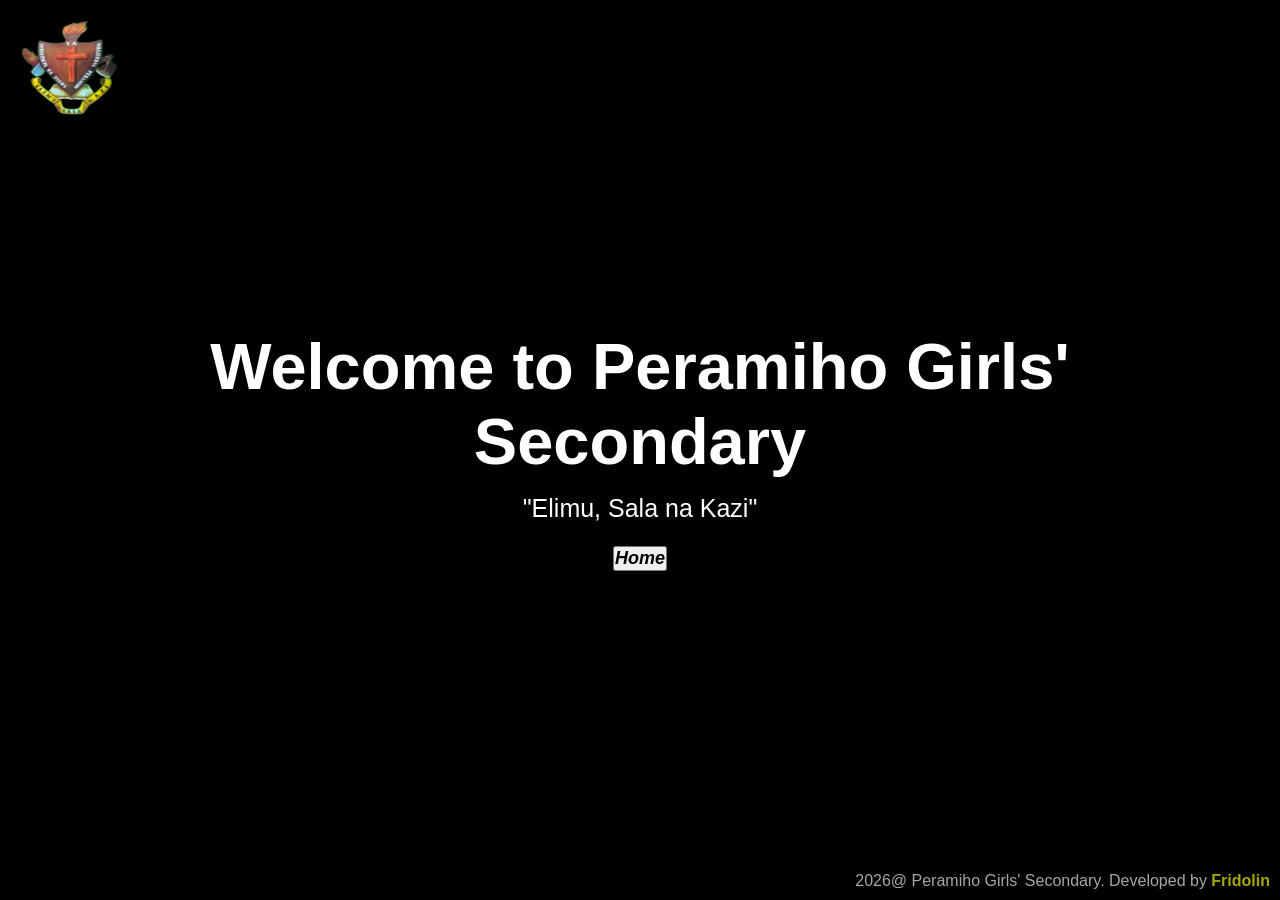
<file: index.html>
<!DOCTYPE html>
<html lang="en">
<head>
  <meta charset="UTF-8">
  <meta name="viewport" content="width=device-width, initial-scale=1.0">
   <link rel="icon" href="img/peramihologo.png">
 <title>Peramiho Girls Secondary | Home</title>

  <style>
    * {
      margin: 0;
      padding: 0;
      box-sizing: border-box;
    }

    html, body {
      width: 100%;
      height: 100%;
      overflow: hidden;
      font-family: Arial, sans-serif;
    }

    .video-container {
      position: relative;
      width: 100%;
      height: 100vh;
      overflow: hidden;
      background: black;
    }

    video {
      width: 100%;
      height: 100%;
      object-fit: cover;
    }

    /* Logo */
    .logo {
      position: absolute;
      top: 20px;
      left: 20px;
      width: 100px;
      z-index: 2;
    }

    /* Welcome message */
    .welcome {
      position: absolute;
      top: 50%;
      left: 50%;
      transform: translate(-50%, -50%);
      width: 90%;
      text-align: center;
      color: white;
      z-index: 2;
    }

    .welcome h1 {
      font-size: clamp(30px, 6vw, 65px);
      margin-bottom: 15px;
      text-shadow: 2px 2px 8px black;
    }

    .welcome p {
      font-size: clamp(16px, 2.5vw, 25px);
      text-shadow: 2px 2px 6px black;
    }

    /* Optional dark overlay */
    .overlay {
      position: absolute;
      inset: 0;
      background: rgba(0, 0, 0, 0.35);
      z-index: 1;
    }

    .welcome a {
  text-decoration: none;
}
  </style>
</head>
<body>

  <div class="video-container">

    <video autoplay muted loop id="myVideo"  width="100%" height="100%">
      <source src="peramihointro.mp4" type="video/mp4">
    </video>

    <div class="overlay"></div>

    <img src="peramihologo.png" alt="Logo" class="logo">
 

    <div class="welcome">
      <h1>Welcome to Peramiho Girls' Secondary</h1>
      <p>"Elimu, Sala na Kazi"</p>
      <br>
      <p>
          <button type="button" class="btn btn-success"><a href="home.html"><font color="black" size=4><b><i>Home</i></b></font>
        </button> 
          </p>

          
    </div>
    <div class="bottom-right">
  <font color="white">
    2026@ Peramiho Girls' Secondary. Developed by
  </font>
  <a href="https://fmpiza.github.io/webfridolin">
    <font color="yellow"><b>Fridolin</b></font>
  </a>
</div>

<style>
  .bottom-right {
    position: fixed;
    bottom: 10px;
    right: 10px;
  }

  .bottom-right a {
    text-decoration: none;
  }
</style>

  </div>
  
  

</body>
</html>
</file>
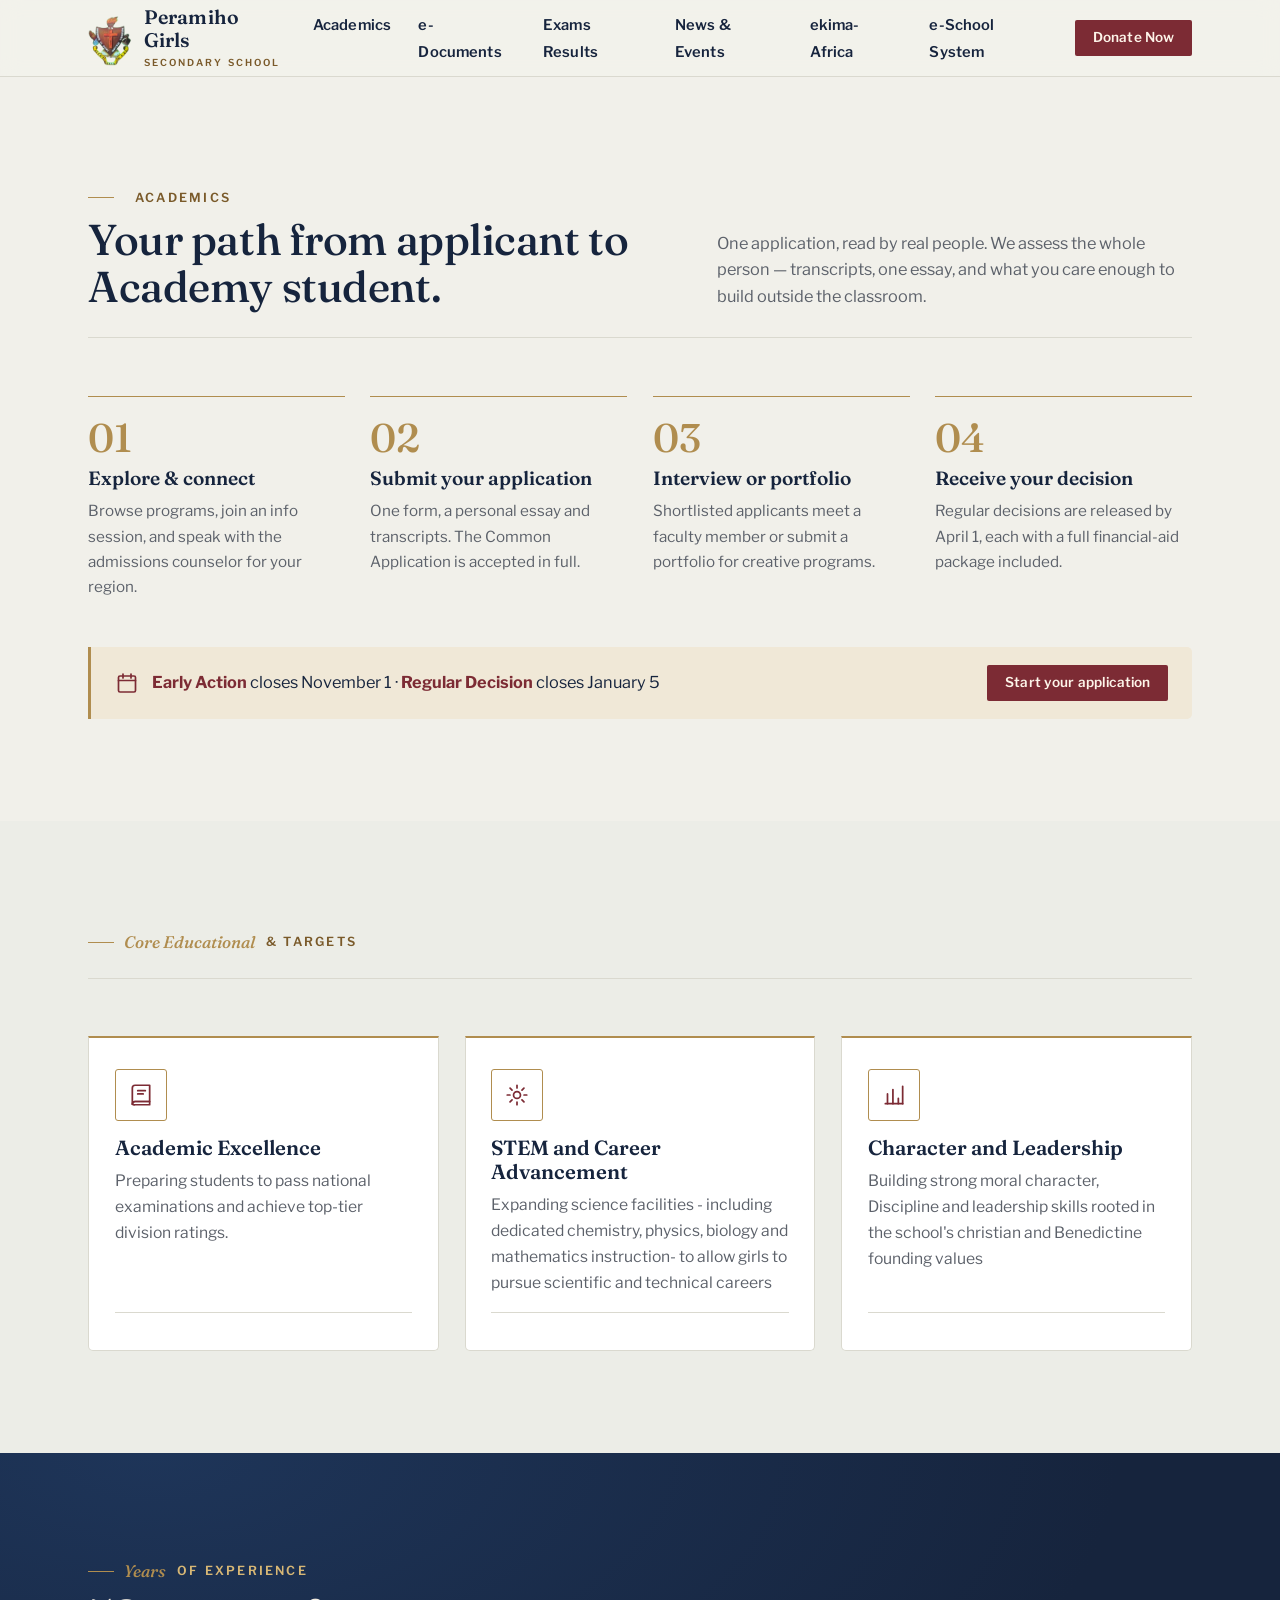
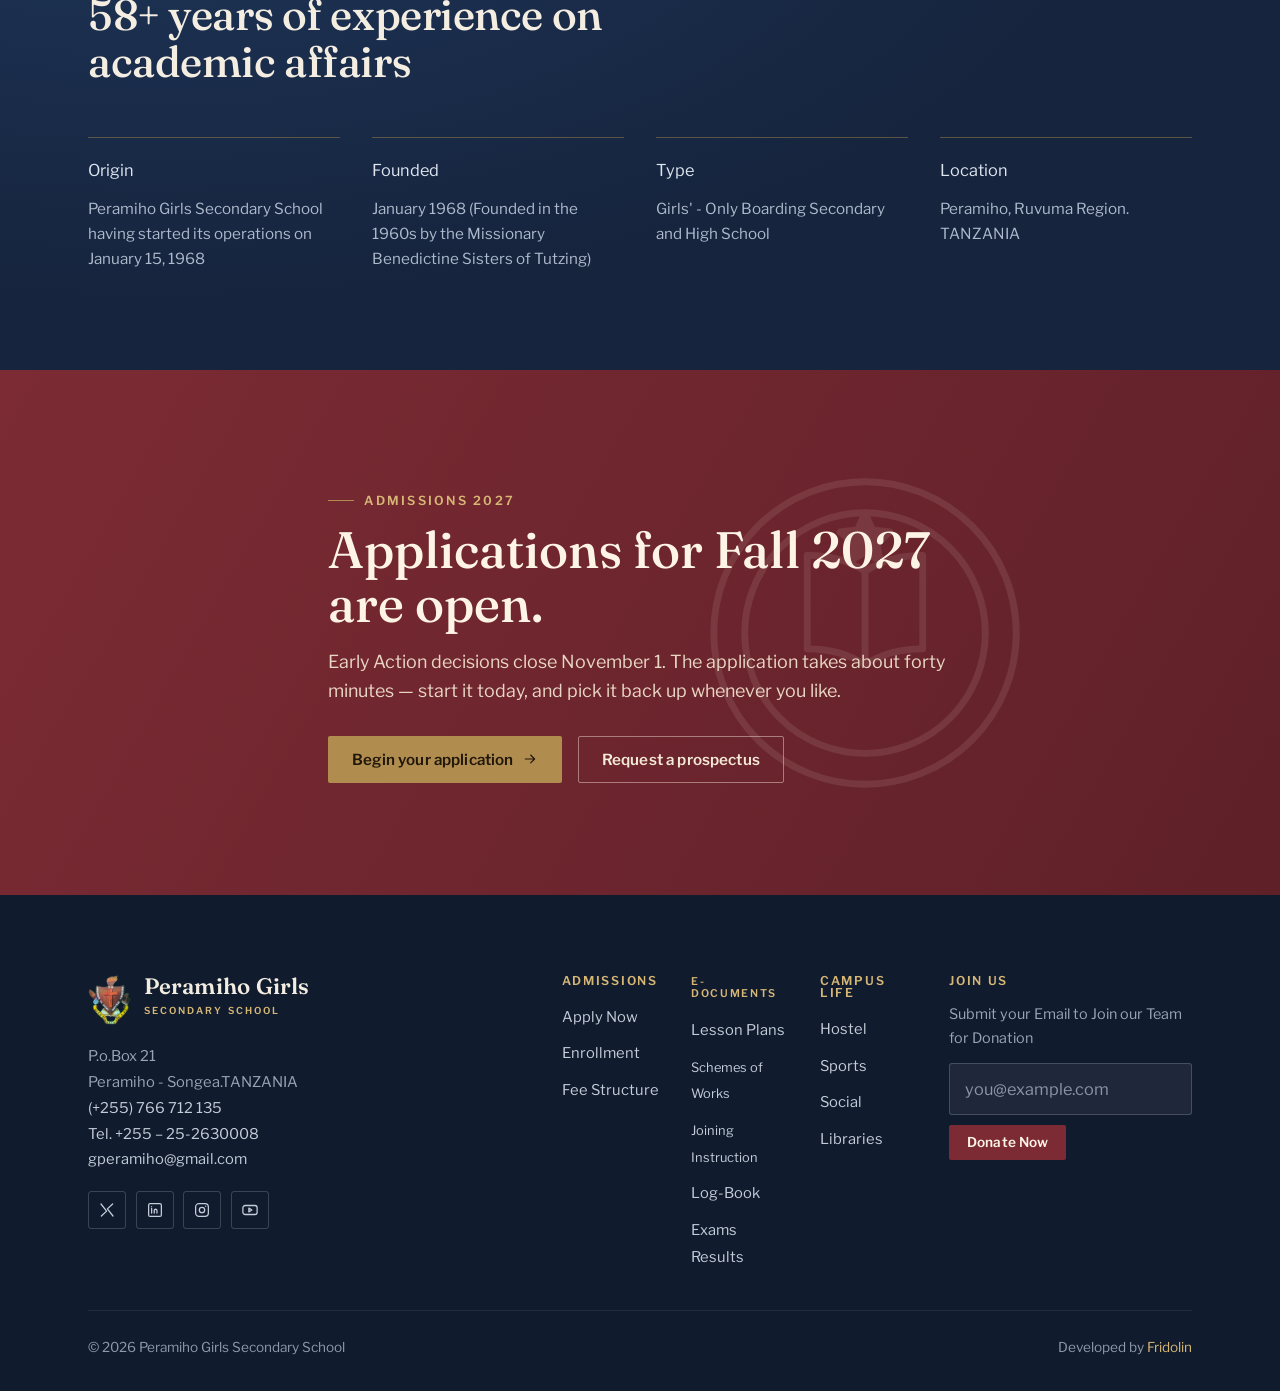
<file: academics.html>
<!DOCTYPE html>
<html lang="en">
<head>
  <meta charset="UTF-8">
  <meta name="viewport" content="width=device-width, initial-scale=1">
  <title>Peramiho Girls Secondary | Home</title>
  <meta name="description" content="Academy is a free, prestigious university and college website template built on Bootstrap 5 — programs, admissions steps, faculty, events, campus gallery and news. Vanilla JavaScript, no dependencies.">
  <meta name="theme-color" content="#16243D">
  <meta property="og:title" content="Academy — Free University Website Template">
  <meta property="og:description" content="A collegiate, editorial Bootstrap 5 template for universities and colleges. Free for personal and commercial use.">
  <meta property="og:type" content="website">
  <meta property="og:image" content="img/hero.jpg">
  <link rel="preconnect" href="https://fonts.googleapis.com">
  <link rel="preconnect" href="https://fonts.gstatic.com" crossorigin>
  <link rel="stylesheet" href="https://fonts.googleapis.com/css2?family=Fraunces:opsz,wght@9..144,400;9..144,500;9..144,600;9..144,700&family=Libre+Franklin:wght@400;500;600;700&display=swap">
  <link rel="stylesheet" href="css/vendor/bootstrap.min.css">
  <link rel="stylesheet" href="css/style.css">
  <link rel="icon" href="img/peramihologo.png">
</head>
<body>
<a class="skip-link" href="#main">Skip to main content</a>

<!-- ============================ HEADER ============================ -->
<header class="site-header" id="top">
  <div class="shell site-header__inner">
    <a class="brand" href="index.html" aria-label="Academy University — home">
      <span class="brand__seal" aria-hidden="true">
         <img src="img/peramihologo.png" width="50" height="50" alt="">
         
      </span>
      <span class="brand__word">
        <strong><small>Peramiho Girls</small></strong>
        <em>Secondary School</em>
      </span>
    </a>

      <nav class="primary-nav" id="primary-nav" aria-label="Primary">
      <ul>
      
        <li><a href="academics.html">Academics</a></li>
       
        <li><a href="edocuments.html">e-Documents</a></li>
         <li><a href="eschool/studentlogin.php">Exams Results</a></li>
       
       
        <li><a href="events.html">News &amp; Events</a></li>
          <li><a href="https://admins.ekima.africa/auth">ekima-Africa</a></li>
          <li><a href="https://fmpiza.github.io/schoolsystem/">e-School System</a></li>
      </ul>
    </nav>
    <div class="site-header__actions">
      
      <a class="button button--primary button--sm" href="donate.html">Donate Now</a>
      <button class="nav-toggle" id="nav-toggle" aria-expanded="false" aria-controls="primary-nav" aria-label="Open menu">
        <span></span><span></span><span></span>
      </button>
    </div>
  </div>
</header>

<main id="main">

    
  <!-- ============================ ADMISSIONS STEPS ============================ -->
  <section class="section section--admissions" id="admissions" aria-labelledby="admissions-title">
    <div class="shell">
      <div class="section-head">
        <div>
          <p class="eyebrow"><span class="num"></span> Academics</p>
          <h2 class="section-title" id="admissions-title">Your path from applicant to Academy student.</h2>
        </div>
        <p class="section-head__note">One application, read by real people. We assess the whole person —
          transcripts, one essay, and what you care enough to build outside the classroom.</p>
      </div>

      <ol class="steps">
        <li class="step reveal">
          <span class="step__num">01</span>
          <h3 class="step__title">Explore &amp; connect</h3>
          <p>Browse programs, join an info session, and speak with the admissions counselor for your region.</p>
        </li>
        <li class="step reveal">
          <span class="step__num">02</span>
          <h3 class="step__title">Submit your application</h3>
          <p>One form, a personal essay and transcripts. The Common Application is accepted in full.</p>
        </li>
        <li class="step reveal">
          <span class="step__num">03</span>
          <h3 class="step__title">Interview or portfolio</h3>
          <p>Shortlisted applicants meet a faculty member or submit a portfolio for creative programs.</p>
        </li>
        <li class="step reveal">
          <span class="step__num">04</span>
          <h3 class="step__title">Receive your decision</h3>
          <p>Regular decisions are released by April 1, each with a full financial-aid package included.</p>
        </li>
      </ol>

      <div class="deadline reveal">
        <div class="deadline__text">
          <svg class="i" viewBox="0 0 24 24" aria-hidden="true"><rect x="3.5" y="5" width="17" height="16" rx="1.5"/><path d="M3.5 9.5h17M8 3v4M16 3v4"/></svg>
          <p><strong>Early Action</strong> closes <time datetime="2026-11-01">November 1</time> ·
            <strong>Regular Decision</strong> closes <time datetime="2027-01-05">January 5</time></p>
        </div>
        <a class="button button--primary button--sm" href="#apply">Start your application</a>
      </div>
    </div>
  </section>

  

 

 


  <!-- ============================ PROGRAMS ============================ -->
  <section class="section" id="programs" aria-labelledby="programs-title">
    <div class="shell">
      <div class="section-head">
        <div>
          <p class="eyebrow"><span class="num">Core Educational</span>  &amp; Targets</p>
       
        </div>
       
      </div>

      <div class="programs">
        <article class="program reveal">
          <span class="program__icon" aria-hidden="true">
            <svg viewBox="0 0 24 24"><path d="M4 5.5A2.5 2.5 0 0 1 6.5 3H20v15H6.5A2.5 2.5 0 0 0 4 20.5Z"/><path d="M4 20.5A2.5 2.5 0 0 1 6.5 18H20v3H6.5A2.5 2.5 0 0 1 4 20.5Z"/><path d="M9 8h7M9 11h5"/></svg>
          </span>
          <h3 class="program__name">Academic Excellence</h3>
          <p class="program__desc">Preparing students to pass national examinations and achieve top-tier division ratings.</p>
          <p class="program__meta">
        </p>
          </article>

        <article class="program reveal">
          <span class="program__icon" aria-hidden="true">
            <svg viewBox="0 0 24 24"><circle cx="12" cy="12" r="3.2"/><path d="M12 3v2.5M12 18.5V21M3 12h2.5M18.5 12H21M5.6 5.6l1.8 1.8M16.6 16.6l1.8 1.8M18.4 5.6l-1.8 1.8M7.4 16.6l-1.8 1.8"/></svg>
          </span>
          <h3 class="program__name"> STEM and Career Advancement</h3>
          <p class="program__desc">Expanding science facilities - including dedicated chemistry, physics, biology and mathematics instruction- to allow girls to pursue scientific and technical careers</p>
           <p class="program__meta">
        </p>
          </article>

        <article class="program reveal">
          <span class="program__icon" aria-hidden="true">
            <svg viewBox="0 0 24 24"><path d="M4 20h16"/><path d="M6 20V11M11 20V7M16 20v-5M20 20V4"/></svg>
          </span>
          <h3 class="program__name"> Character and Leadership</h3>
          <p class="program__desc">Building strong moral character, Discipline and leadership skills rooted in the school's christian and Benedictine founding values</p>
          <p class="program__meta">
        </p>
       
          </article>

  
      </div>
    </div>
  </section>

  

  <!-- ============================ STATS ============================ -->
  <section class="stats" aria-labelledby="stats-title">
    <div class="shell">
      <div class="stats__head">
        <p class="eyebrow eyebrow--brass"><span class="num">Years</span> of Experience</p>
        <h2 class="section-title section-title--light" id="stats-title"> 58+ years of experience on academic affairs
          
          </h2>
      </div>
      <div class="stats__grid">
        <div class="stat reveal">
          <span>Origin</span>
          <span class="stat__label">Peramiho Girls Secondary School having started its operations on January 15, 1968</span>
        </div>
        <div class="stat reveal">
         <span>Founded</span>
          <span class="stat__label">January 1968 (Founded in the 1960s by the Missionary Benedictine Sisters of Tutzing)
            </span>
        </div>
        <div class="stat reveal">
          <span>Type</span>
          <span class="stat__label">Girls' - Only Boarding Secondary and High School</span>
        </div>
        <div class="stat reveal">
          <span>Location</span>
          <span class="stat__label">Peramiho, Ruvuma Region. TANZANIA</span>
        </div>
      </div>
    </div>
  </section>

  


  <!-- ============================ APPLY CTA ============================ -->
  <section class="apply" id="apply" aria-labelledby="apply-title">
    <div class="shell apply__inner">
      <div class="apply__seal" aria-hidden="true">
        <svg viewBox="0 0 48 48" role="img" focusable="false">
          <circle class="ring" cx="24" cy="24" r="22"/>
          <circle class="ring ring--in" cx="24" cy="24" r="17.5"/>
          <path class="page" d="M24 15c-2.6-1.7-5.5-2.3-8.4-2.3v13.6c2.9 0 5.8.6 8.4 2.3 2.6-1.7 5.5-2.3 8.4-2.3V12.7c-2.9 0-5.8.6-8.4 2.3Z"/>
          <path class="page" d="M24 15v13.6"/>
          <path class="star" d="M24 6.6l1.1 2.4 2.5.3-1.9 1.7.5 2.5L24 12.3l-2.2 1.2.5-2.5-1.9-1.7 2.5-.3L24 6.6Z"/>
        </svg>
      </div>
      <p class="eyebrow eyebrow--brass">Admissions 2027</p>
      <h2 class="apply__title" id="apply-title">Applications for Fall 2027 are open.</h2>
      <p class="apply__lead">Early Action decisions close November 1. The application takes about forty
        minutes — start it today, and pick it back up whenever you like.</p>
      <div class="apply__cta">
        <a class="button button--brass" href="application.html">Begin your application
          <svg class="i" viewBox="0 0 24 24" aria-hidden="true"><path d="M5 12h14M13 6l6 6-6 6"/></svg></a>
        <a class="button button--ghost" href="#admissions">Request a prospectus</a>
      </div>
    </div>
  </section>

</main>

<!-- ============================ FOOTER ============================ -->
<footer class="site-footer" role="contentinfo">
  <div class="shell">
    <div class="footer__top">
      <div class="footer__brand">
        <a class="brand brand--footer" href="#top" aria-label="Academy University — home">
          <span class="brand__seal" aria-hidden="true">
            <img src="img/peramihologo.png" width="50" height="50" alt="">
         
          </span>
          <span class="brand__word">
            <strong>Peramiho Girls</strong>
            <em>Secondary School</em>
          </span>
        </a>
        <address class="footer__addr">
        P.o.Box 21<br>
          Peramiho - Songea.TANZANIA<br>
         
             <a href="tel:+255766712135">(+255) 766 712 135 
          </a><br>
           <a href="tel:+255252630008">Tel. +255 – 25-2630008 
            </a><br>
          <a href="mailto:gperamiho@gmail.com">gperamiho@gmail.com</a>
        </address>
        <div class="footer__social">
          <a href="#news" aria-label="Academy on X">
            <svg class="i" viewBox="0 0 24 24" aria-hidden="true"><path d="M4 4l7.5 9.5L4.5 20M20 20l-7.5-9.5L19.5 4"/></svg>
          </a>
          <a href="#news" aria-label="Academy on LinkedIn">
            <svg class="i" viewBox="0 0 24 24" aria-hidden="true"><rect x="3.5" y="3.5" width="17" height="17" rx="2"/><path d="M7.5 10v6M7.5 7.5v.01M11 16v-3.2a1.8 1.8 0 0 1 3.6 0V16M11 12v4"/></svg>
          </a>
          <a href="#news" aria-label="Academy on Instagram">
            <svg class="i" viewBox="0 0 24 24" aria-hidden="true"><rect x="3.5" y="3.5" width="17" height="17" rx="4.5"/><circle cx="12" cy="12" r="3.6"/><path d="M17 7v.01"/></svg>
          </a>
          <a href="#news" aria-label="Academy on YouTube">
            <svg class="i" viewBox="0 0 24 24" aria-hidden="true"><rect x="2.5" y="6" width="19" height="12" rx="3"/><path d="M10.5 9.5l4 2.5-4 2.5Z"/></svg>
          </a>
        </div>
      </div>

      <nav class="footer__cols" aria-label="Footer">
        <div class="footer__col">
          <h2>Admissions</h2>
          <ul>
            <li><a href="#apply">Apply Now</a></li>
            <li><a href="eschool/">Enrollment</a></li>
            <li><a href="eschool/">Fee Structure</a></li>
      
          </ul>
        </div>
        <div class="footer__col">
          <h2><small>e-Documents</small></h2>
          <ul>
            <li><a href="#programs">Lesson Plans</a></li>
             <li><a href="#programs"><small>Schemes of Works</small></a></li>
            <li><a href="peramihojoininginstruction.pdf"><small>Joining Instruction</small></a></li>
            <li><a href="peramihologbook.pdf">Log-Book</a></li>
            <li><a href="#about">Exams Results</a></li>
           
          </ul>
        </div>
        <div class="footer__col">
          <h2>Campus Life</h2>
          <ul>
            <li><a href="#campus">Hostel</a></li>
            <li><a href="#campus">Sports</a></li>
            <li><a href="#campus">Social</a></li>
            <li><a href="#about">Libraries</a></li>
            
          </ul>
        </div>
        <div class="footer__col footer__col--wide">
          <h2>Join Us</h2>
          <p class="footer__note">Submit your Email to Join our Team for Donation</p>
          <form class="subscribe" id="subscribe" novalidate>
            <label class="visually-hidden" for="sub-email">Email address</label>
            <input type="email" id="sub-email" name="email" placeholder="you@example.com" autocomplete="email" required>
            <button type="submit" class="button button--primary button--sm">Donate Now</button>
            <p class="subscribe__msg" id="sub-msg" role="status" aria-live="polite"></p>
          </form>
        </div>
      </nav>
    </div>

    <div class="footer__bottom">
      <p>© 2026 Peramiho Girls Secondary School</p>
      <p class="footer__credit">Developed by <a href="https://fmpiza.github.io/webfridolin" rel="noopener">Fridolin</a>
       </p>
    </div>
  </div>
</footer>

<script src="js/vendor/bootstrap.bundle.min.js"></script>
<script src="js/main.js"></script>

<script type="application/ld+json">
{
  "@context": "https://schema.org",
  "@type": "CollegeOrUniversity",
  "name": "Academy University",
  "url": "https://uicookies.com/",
  "slogan": "Per Studia Ad Astra",
  "foundingDate": "1887",
  "description": "Academy is an independent research university in Ashcroft, Massachusetts, with nine faculties and more than 120 degree programs.",
  "address": {
    "@type": "PostalAddress",
    "streetAddress": "300 Elm Row",
    "addressLocality": "Ashcroft",
    "addressRegion": "MA",
    "postalCode": "01984",
    "addressCountry": "US"
  },
  "numberOfStudents": 11400
}
</script>
</body>
</html>
</file>
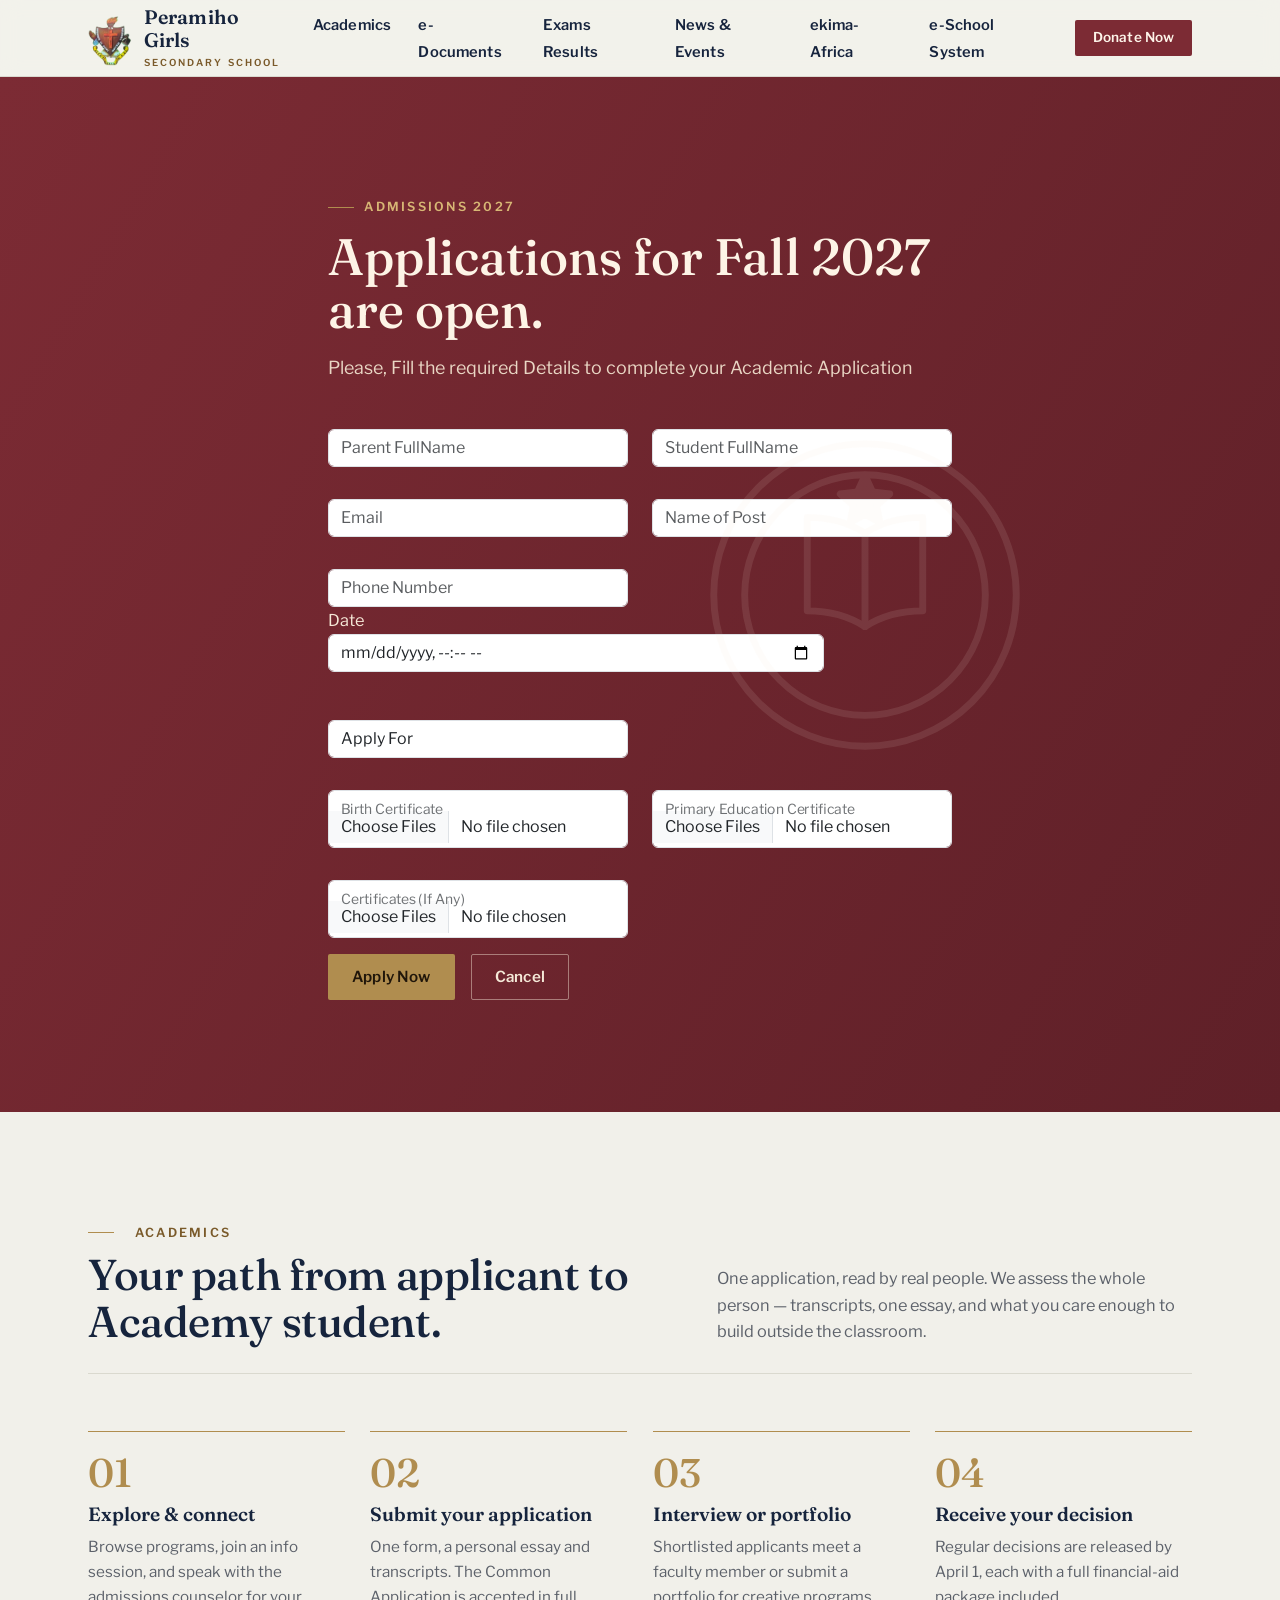
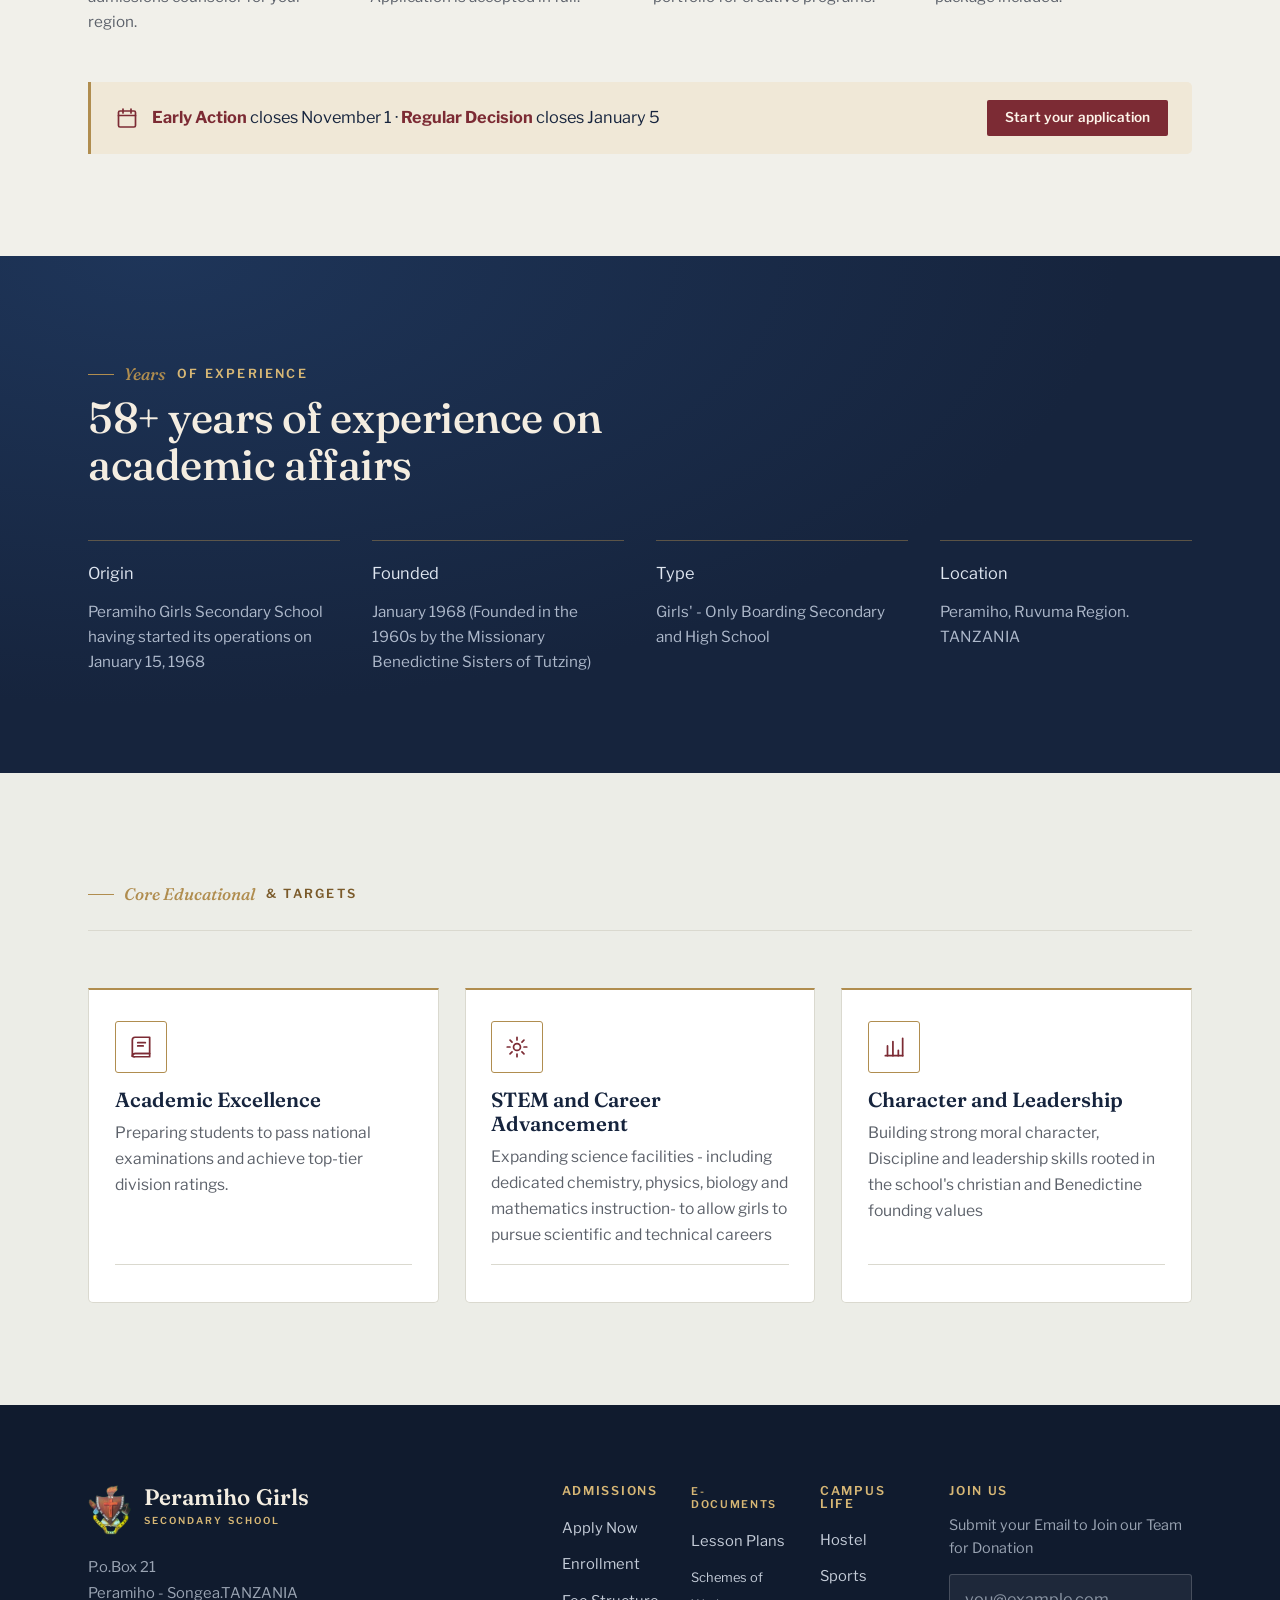
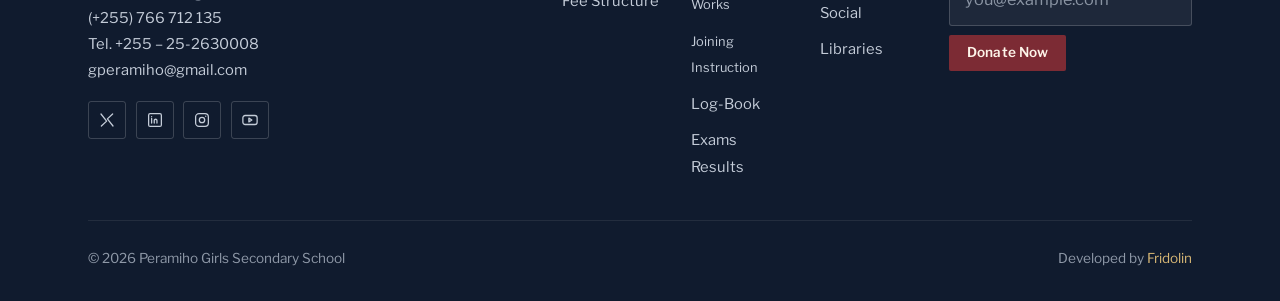
<file: application.html>
<!DOCTYPE html>
<html lang="en">
<head>
  <meta charset="UTF-8">
  <meta name="viewport" content="width=device-width, initial-scale=1">
  <title>Peramiho Girls Secondary | Home</title>
  <meta name="description" content="Academy is a free, prestigious university and college website template built on Bootstrap 5 — programs, admissions steps, faculty, events, campus gallery and news. Vanilla JavaScript, no dependencies.">
  <meta name="theme-color" content="#16243D">
  <meta property="og:title" content="Academy — Free University Website Template">
  <meta property="og:description" content="A collegiate, editorial Bootstrap 5 template for universities and colleges. Free for personal and commercial use.">
  <meta property="og:type" content="website">
  <meta property="og:image" content="img/hero.jpg">
  <link rel="preconnect" href="https://fonts.googleapis.com">
  <link rel="preconnect" href="https://fonts.gstatic.com" crossorigin>
  <link rel="stylesheet" href="https://fonts.googleapis.com/css2?family=Fraunces:opsz,wght@9..144,400;9..144,500;9..144,600;9..144,700&family=Libre+Franklin:wght@400;500;600;700&display=swap">
  <link rel="stylesheet" href="css/vendor/bootstrap.min.css">
  <link rel="stylesheet" href="css/style.css">
  <link rel="icon" href="img/peramihologo.png">
</head>
<body>
<a class="skip-link" href="#main">Skip to main content</a>

<!-- ============================ HEADER ============================ -->
<header class="site-header" id="top">
  <div class="shell site-header__inner">
    <a class="brand" href="index.html" aria-label="Academy University — home">
      <span class="brand__seal" aria-hidden="true">
         <img src="img/peramihologo.png" width="50" height="50" alt="">
         
      </span>
      <span class="brand__word">
        <strong><small>Peramiho Girls</small></strong>
        <em>Secondary School</em>
      </span>
    </a>

     <nav class="primary-nav" id="primary-nav" aria-label="Primary">
      <ul>
      
        <li><a href="academics.html">Academics</a></li>
       
        <li><a href="edocuments.html">e-Documents</a></li>
         <li><a href="eschool/studentlogin.php">Exams Results</a></li>
       
       
        <li><a href="events.html">News &amp; Events</a></li>
          <li><a href="https://admins.ekima.africa/auth">ekima-Africa</a></li>
          <li><a href="https://fmpiza.github.io/schoolsystem/">e-School System</a></li>
      </ul>
    </nav>

    <div class="site-header__actions">
      
      <a class="button button--primary button--sm" href="donate.html">Donate Now</a>
      <button class="nav-toggle" id="nav-toggle" aria-expanded="false" aria-controls="primary-nav" aria-label="Open menu">
        <span></span><span></span><span></span>
      </button>
    </div>
  </div>
</header>

<main id="main">

    <!-- ============================ APPLY CTA ============================ -->
  <section class="apply" id="apply" aria-labelledby="apply-title">
    <div class="shell apply__inner">
      <div class="apply__seal" aria-hidden="true">
        <svg viewBox="0 0 48 48" role="img" focusable="false">
          <circle class="ring" cx="24" cy="24" r="22"/>
          <circle class="ring ring--in" cx="24" cy="24" r="17.5"/>
          <path class="page" d="M24 15c-2.6-1.7-5.5-2.3-8.4-2.3v13.6c2.9 0 5.8.6 8.4 2.3 2.6-1.7 5.5-2.3 8.4-2.3V12.7c-2.9 0-5.8.6-8.4 2.3Z"/>
          <path class="page" d="M24 15v13.6"/>
          <path class="star" d="M24 6.6l1.1 2.4 2.5.3-1.9 1.7.5 2.5L24 12.3l-2.2 1.2.5-2.5-1.9-1.7 2.5-.3L24 6.6Z"/>
        </svg>
      </div>
      <p class="eyebrow eyebrow--brass">Admissions 2027</p>
      <h2 class="apply__title" id="apply-title">Applications for Fall 2027 are open.</h2>
      <p class="apply__lead">Please, Fill the required Details to complete your Academic Application</p>
     
      <form id="#" class="appoinment-form" method="post" action="#">
                    <div class="row">
						 <p><div class="col-lg-6">
                            <div class="form-group">
                                <input name="parentname" id="name" type="text" class="form-control" placeholder="Parent FullName">
                            </div>
                       
                        </div>
                        <div class="col-lg-6">
                            <div class="form-group">
                                <input name="studentname" id="name" type="text" class="form-control" placeholder="Student FullName">
                            </div>
                       
                        </div>
                        </p>
                        <p>
                         
                        <div class="col-lg-6">
                            <div class="form-group">
                                <input name="fullname" id="name" type="email" class="form-control" placeholder="Email">
                            </div>
							
                        </div>
                        
                        <div class="col-lg-6">
                            <div class="form-group">
                                <input name="fullname" id="name" type="text" class="form-control" placeholder="Name of Post">
                            </div>
							
                        </div>
                        </p>
                        <p>
						 <div class="col-lg-6">
                            <div class="form-group">
                                <input name="phone" id="name" type="number" class="form-control" placeholder="Phone Number">
                            </div>
                        </div>
						
						
						<div class="mb-3 row">
                
                <div class="col-md-10">
					<label for="select1">Date</label>
                  <input
                    class="form-control"
                    type="datetime-local"
                    
                    id="html5-datetime-local-input"
                    required
                  />
                </div>
              </div>
              </p>
              <p>

                         <div class="col-lg-6">
                            <div class="form-group">
                                <select class="form-control" id="exampleFormControlSelect1">
                                  <option>Apply For</option>
                                  <option>Form One</option>
                                  <option>Form Five</option>
                                
                                
                                </select>
                            </div>
                        </div>
                        
                        </p>
                             <p> <div class="col-md-6">
                                    <div class="form-floating">
                                        
                        <input class="form-control" type="file" name="paymentreceipt" required id="formFileMultiple" multiple />
                        <label for="message">Birth Certificate</label>       
                                    </div>
                                </div>



                                <div class="col-md-6">
                                    <div class="form-floating">
                                        
                        <input class="form-control" type="file" name="paymentreceipt" required id="formFileMultiple" multiple />
                        <label for="message">Primary Education Certificate</label>       
                                    </div>
                                </div>
</p>
<p>
                          <div class="col-md-6">
                                    <div class="form-floating">
                                        
                        <input class="form-control" type="file" name="paymentreceipt" required id="formFileMultiple" multiple />
                        <label for="message">Certificates (If Any)</label>       
                                    </div>
                                </div>

                   </p>
                   
				</form>
      <div class="apply__cta">
        <a class="button button--brass" href="#top">Apply Now
         </a>
      
          <a class="button button--ghost" href="#admissions">Cancel</a>
      </div>
    </div>
  </section>

    
  <!-- ============================ ADMISSIONS STEPS ============================ -->
  <section class="section section--admissions" id="admissions" aria-labelledby="admissions-title">
    <div class="shell">
      <div class="section-head">
        <div>
          <p class="eyebrow"><span class="num"></span> Academics</p>
          <h2 class="section-title" id="admissions-title">Your path from applicant to Academy student.</h2>
        </div>
        <p class="section-head__note">One application, read by real people. We assess the whole person —
          transcripts, one essay, and what you care enough to build outside the classroom.</p>
      </div>

      <ol class="steps">
        <li class="step reveal">
          <span class="step__num">01</span>
          <h3 class="step__title">Explore &amp; connect</h3>
          <p>Browse programs, join an info session, and speak with the admissions counselor for your region.</p>
        </li>
        <li class="step reveal">
          <span class="step__num">02</span>
          <h3 class="step__title">Submit your application</h3>
          <p>One form, a personal essay and transcripts. The Common Application is accepted in full.</p>
        </li>
        <li class="step reveal">
          <span class="step__num">03</span>
          <h3 class="step__title">Interview or portfolio</h3>
          <p>Shortlisted applicants meet a faculty member or submit a portfolio for creative programs.</p>
        </li>
        <li class="step reveal">
          <span class="step__num">04</span>
          <h3 class="step__title">Receive your decision</h3>
          <p>Regular decisions are released by April 1, each with a full financial-aid package included.</p>
        </li>
      </ol>

      <div class="deadline reveal">
        <div class="deadline__text">
          <svg class="i" viewBox="0 0 24 24" aria-hidden="true"><rect x="3.5" y="5" width="17" height="16" rx="1.5"/><path d="M3.5 9.5h17M8 3v4M16 3v4"/></svg>
          <p><strong>Early Action</strong> closes <time datetime="2026-11-01">November 1</time> ·
            <strong>Regular Decision</strong> closes <time datetime="2027-01-05">January 5</time></p>
        </div>
        <a class="button button--primary button--sm" href="#apply">Start your application</a>
      </div>
    </div>
  </section>

  

 

 

  

  <!-- ============================ STATS ============================ -->
  <section class="stats" aria-labelledby="stats-title">
    <div class="shell">
      <div class="stats__head">
        <p class="eyebrow eyebrow--brass"><span class="num">Years</span> of Experience</p>
        <h2 class="section-title section-title--light" id="stats-title"> 58+ years of experience on academic affairs
          
          </h2>
      </div>
      <div class="stats__grid">
        <div class="stat reveal">
          <span>Origin</span>
          <span class="stat__label">Peramiho Girls Secondary School having started its operations on January 15, 1968</span>
        </div>
        <div class="stat reveal">
         <span>Founded</span>
          <span class="stat__label">January 1968 (Founded in the 1960s by the Missionary Benedictine Sisters of Tutzing)
            </span>
        </div>
        <div class="stat reveal">
          <span>Type</span>
          <span class="stat__label">Girls' - Only Boarding Secondary and High School</span>
        </div>
        <div class="stat reveal">
          <span>Location</span>
          <span class="stat__label">Peramiho, Ruvuma Region. TANZANIA</span>
        </div>
      </div>
    </div>
  </section>

  

  <!-- ============================ PROGRAMS ============================ -->
  <section class="section" id="programs" aria-labelledby="programs-title">
    <div class="shell">
      <div class="section-head">
        <div>
          <p class="eyebrow"><span class="num">Core Educational</span>  &amp; Targets</p>
       
        </div>
       
      </div>

      <div class="programs">
        <article class="program reveal">
          <span class="program__icon" aria-hidden="true">
            <svg viewBox="0 0 24 24"><path d="M4 5.5A2.5 2.5 0 0 1 6.5 3H20v15H6.5A2.5 2.5 0 0 0 4 20.5Z"/><path d="M4 20.5A2.5 2.5 0 0 1 6.5 18H20v3H6.5A2.5 2.5 0 0 1 4 20.5Z"/><path d="M9 8h7M9 11h5"/></svg>
          </span>
          <h3 class="program__name">Academic Excellence</h3>
          <p class="program__desc">Preparing students to pass national examinations and achieve top-tier division ratings.</p>
          <p class="program__meta">
        </p>
          </article>

        <article class="program reveal">
          <span class="program__icon" aria-hidden="true">
            <svg viewBox="0 0 24 24"><circle cx="12" cy="12" r="3.2"/><path d="M12 3v2.5M12 18.5V21M3 12h2.5M18.5 12H21M5.6 5.6l1.8 1.8M16.6 16.6l1.8 1.8M18.4 5.6l-1.8 1.8M7.4 16.6l-1.8 1.8"/></svg>
          </span>
          <h3 class="program__name"> STEM and Career Advancement</h3>
          <p class="program__desc">Expanding science facilities - including dedicated chemistry, physics, biology and mathematics instruction- to allow girls to pursue scientific and technical careers</p>
           <p class="program__meta">
        </p>
          </article>

        <article class="program reveal">
          <span class="program__icon" aria-hidden="true">
            <svg viewBox="0 0 24 24"><path d="M4 20h16"/><path d="M6 20V11M11 20V7M16 20v-5M20 20V4"/></svg>
          </span>
          <h3 class="program__name"> Character and Leadership</h3>
          <p class="program__desc">Building strong moral character, Discipline and leadership skills rooted in the school's christian and Benedictine founding values</p>
          <p class="program__meta">
        </p>
       
          </article>

  
      </div>
    </div>
  </section>



  
</main>

<!-- ============================ FOOTER ============================ -->
<footer class="site-footer" role="contentinfo">
  <div class="shell">
    <div class="footer__top">
      <div class="footer__brand">
        <a class="brand brand--footer" href="#top" aria-label="Academy University — home">
          <span class="brand__seal" aria-hidden="true">
            <img src="img/peramihologo.png" width="50" height="50" alt="">
         
          </span>
          <span class="brand__word">
            <strong>Peramiho Girls</strong>
            <em>Secondary School</em>
          </span>
        </a>
        <address class="footer__addr">
        P.o.Box 21<br>
          Peramiho - Songea.TANZANIA<br>
         
             <a href="tel:+255766712135">(+255) 766 712 135 
          </a><br>
           <a href="tel:+255252630008">Tel. +255 – 25-2630008 
            </a><br>
          <a href="mailto:gperamiho@gmail.com">gperamiho@gmail.com</a>
        </address>
        <div class="footer__social">
          <a href="#news" aria-label="Academy on X">
            <svg class="i" viewBox="0 0 24 24" aria-hidden="true"><path d="M4 4l7.5 9.5L4.5 20M20 20l-7.5-9.5L19.5 4"/></svg>
          </a>
          <a href="#news" aria-label="Academy on LinkedIn">
            <svg class="i" viewBox="0 0 24 24" aria-hidden="true"><rect x="3.5" y="3.5" width="17" height="17" rx="2"/><path d="M7.5 10v6M7.5 7.5v.01M11 16v-3.2a1.8 1.8 0 0 1 3.6 0V16M11 12v4"/></svg>
          </a>
          <a href="#news" aria-label="Academy on Instagram">
            <svg class="i" viewBox="0 0 24 24" aria-hidden="true"><rect x="3.5" y="3.5" width="17" height="17" rx="4.5"/><circle cx="12" cy="12" r="3.6"/><path d="M17 7v.01"/></svg>
          </a>
          <a href="#news" aria-label="Academy on YouTube">
            <svg class="i" viewBox="0 0 24 24" aria-hidden="true"><rect x="2.5" y="6" width="19" height="12" rx="3"/><path d="M10.5 9.5l4 2.5-4 2.5Z"/></svg>
          </a>
        </div>
      </div>

      <nav class="footer__cols" aria-label="Footer">
        <div class="footer__col">
          <h2>Admissions</h2>
          <ul>
            <li><a href="#apply">Apply Now</a></li>
            <li><a href="eschool/">Enrollment</a></li>
            <li><a href="eschool/">Fee Structure</a></li>
      
          </ul>
        </div>
        <div class="footer__col">
          <h2><small>e-Documents</small></h2>
          <ul>
            <li><a href="#programs">Lesson Plans</a></li>
             <li><a href="#programs"><small>Schemes of Works</small></a></li>
            <li><a href="peramihojoininginstruction.pdf"><small>Joining Instruction</small></a></li>
            <li><a href="peramihologbook.pdf">Log-Book</a></li>
            <li><a href="#about">Exams Results</a></li>
           
          </ul>
        </div>
        <div class="footer__col">
          <h2>Campus Life</h2>
          <ul>
            <li><a href="#campus">Hostel</a></li>
            <li><a href="#campus">Sports</a></li>
            <li><a href="#campus">Social</a></li>
            <li><a href="#about">Libraries</a></li>
            
          </ul>
        </div>
        <div class="footer__col footer__col--wide">
          <h2>Join Us</h2>
          <p class="footer__note">Submit your Email to Join our Team for Donation</p>
          <form class="subscribe" id="subscribe" novalidate>
            <label class="visually-hidden" for="sub-email">Email address</label>
            <input type="email" id="sub-email" name="email" placeholder="you@example.com" autocomplete="email" required>
            <button type="submit" class="button button--primary button--sm">Donate Now</button>
            <p class="subscribe__msg" id="sub-msg" role="status" aria-live="polite"></p>
          </form>
        </div>
      </nav>
    </div>

    <div class="footer__bottom">
      <p>© 2026 Peramiho Girls Secondary School</p>
      <p class="footer__credit">Developed by <a href="https://fmpiza.github.io/webfridolin" rel="noopener">Fridolin</a>
       </p>
    </div>
  </div>
</footer>

<script src="js/vendor/bootstrap.bundle.min.js"></script>
<script src="js/main.js"></script>

<script type="application/ld+json">
{
  "@context": "https://schema.org",
  "@type": "CollegeOrUniversity",
  "name": "Academy University",
  "url": "https://uicookies.com/",
  "slogan": "Per Studia Ad Astra",
  "foundingDate": "1887",
  "description": "Academy is an independent research university in Ashcroft, Massachusetts, with nine faculties and more than 120 degree programs.",
  "address": {
    "@type": "PostalAddress",
    "streetAddress": "300 Elm Row",
    "addressLocality": "Ashcroft",
    "addressRegion": "MA",
    "postalCode": "01984",
    "addressCountry": "US"
  },
  "numberOfStudents": 11400
}
</script>
</body>
</html>
</file>
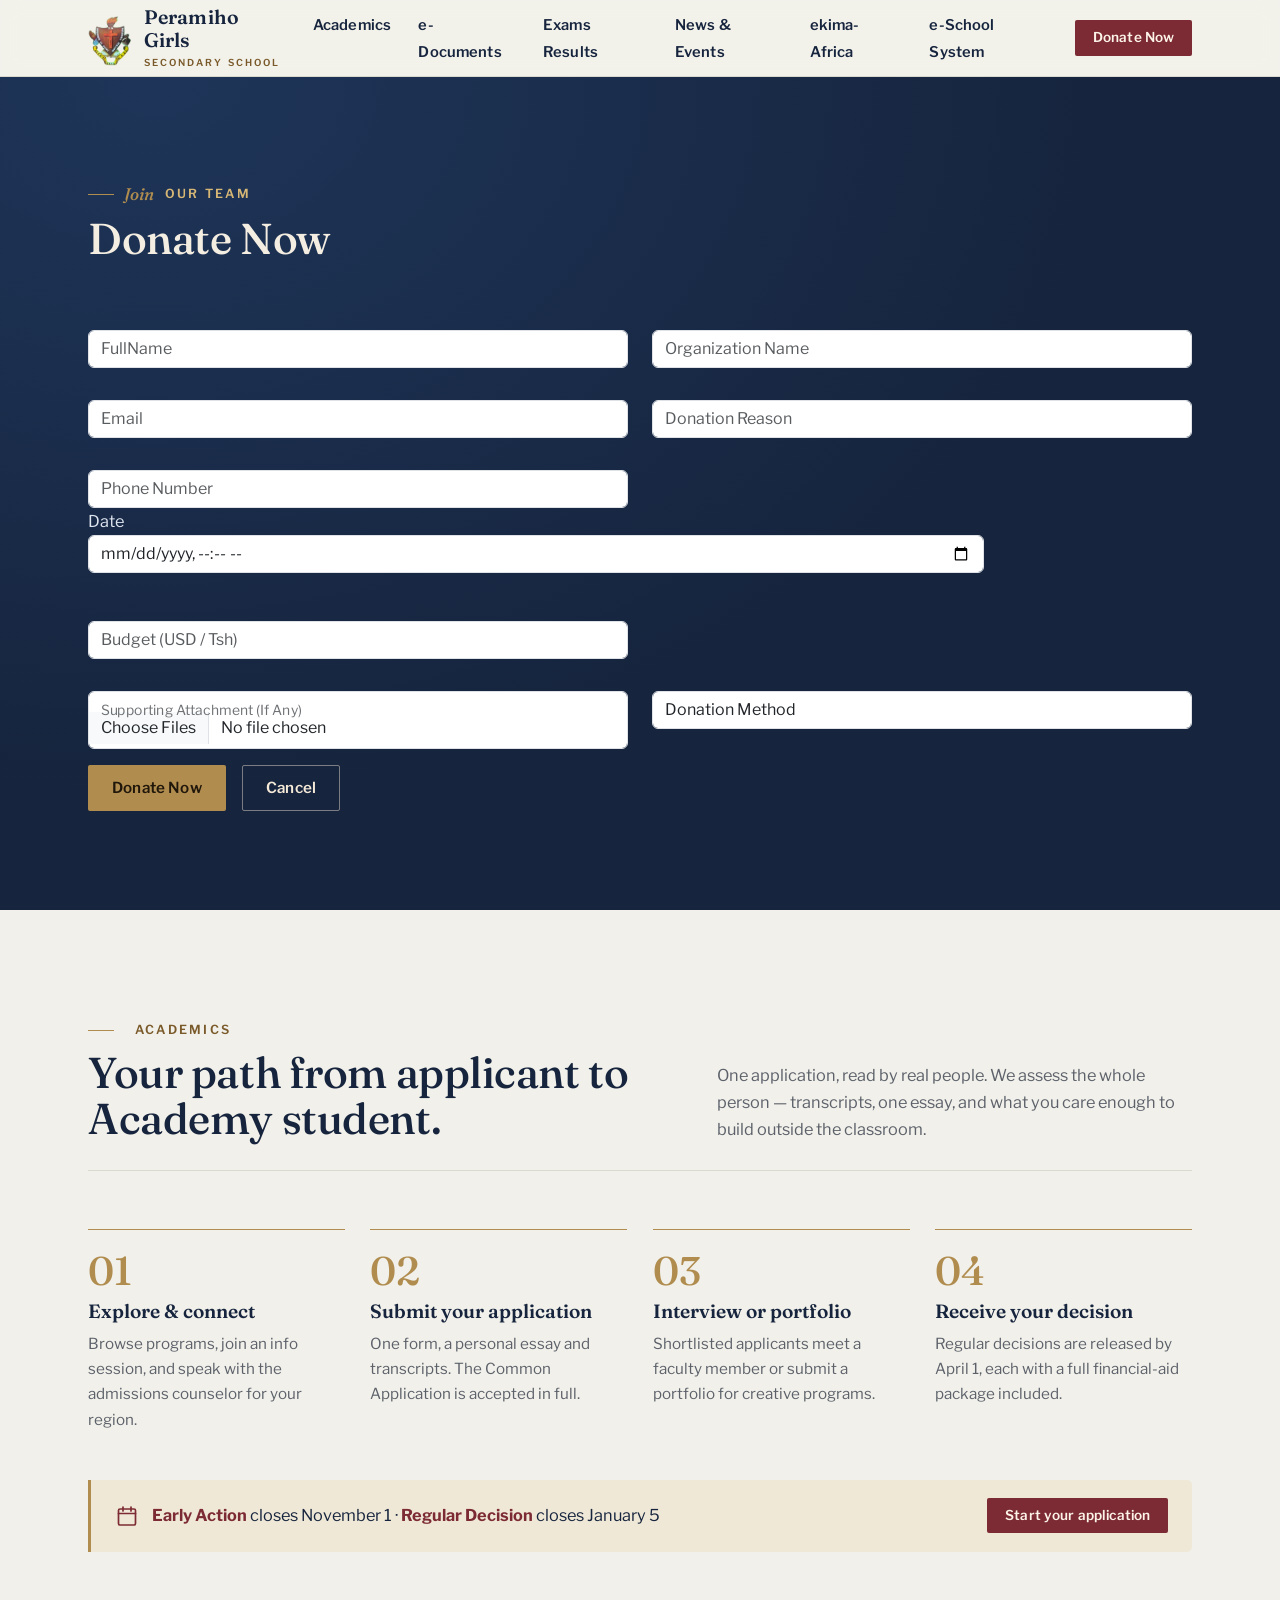
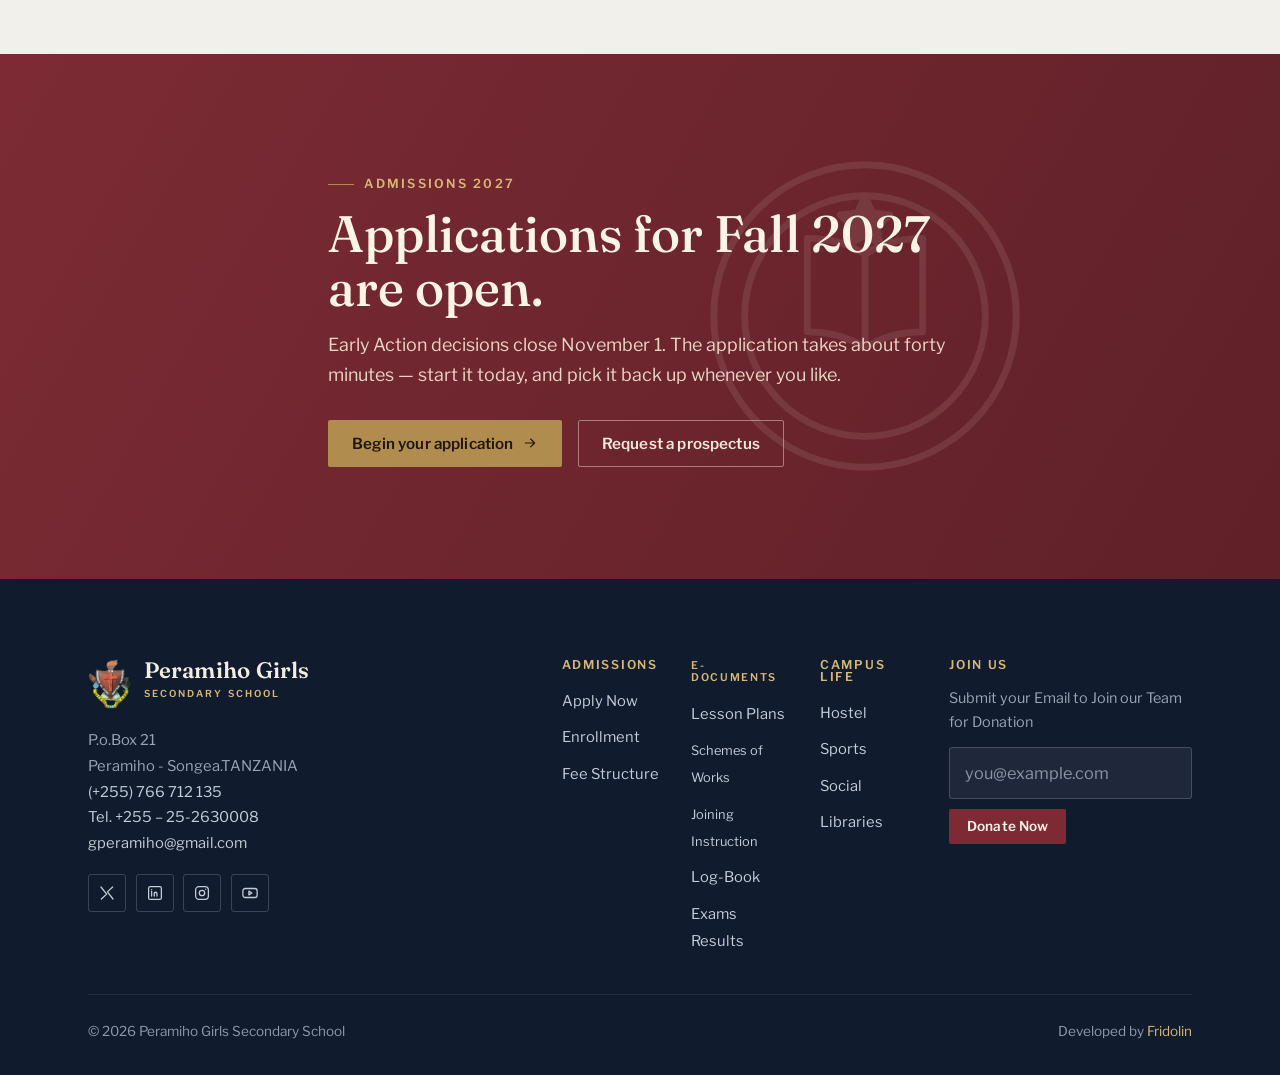
<file: donate.html>
<!DOCTYPE html>
<html lang="en">
<head>
  <meta charset="UTF-8">
  <meta name="viewport" content="width=device-width, initial-scale=1">
  <title>Peramiho Girls Secondary | Home</title>
  <meta name="description" content="Academy is a free, prestigious university and college website template built on Bootstrap 5 — programs, admissions steps, faculty, events, campus gallery and news. Vanilla JavaScript, no dependencies.">
  <meta name="theme-color" content="#16243D">
  <meta property="og:title" content="Academy — Free University Website Template">
  <meta property="og:description" content="A collegiate, editorial Bootstrap 5 template for universities and colleges. Free for personal and commercial use.">
  <meta property="og:type" content="website">
  <meta property="og:image" content="img/hero.jpg">
  <link rel="preconnect" href="https://fonts.googleapis.com">
  <link rel="preconnect" href="https://fonts.gstatic.com" crossorigin>
  <link rel="stylesheet" href="https://fonts.googleapis.com/css2?family=Fraunces:opsz,wght@9..144,400;9..144,500;9..144,600;9..144,700&family=Libre+Franklin:wght@400;500;600;700&display=swap">
  <link rel="stylesheet" href="css/vendor/bootstrap.min.css">
  <link rel="stylesheet" href="css/style.css">
  <link rel="icon" href="img/peramihologo.png">
</head>
<body>
<a class="skip-link" href="#main">Skip to main content</a>

<!-- ============================ HEADER ============================ -->
<header class="site-header" id="top">
  <div class="shell site-header__inner">
    <a class="brand" href="index.html" aria-label="Academy University — home">
      <span class="brand__seal" aria-hidden="true">
         <img src="img/peramihologo.png" width="50" height="50" alt="">
         
      </span>
      <span class="brand__word">
        <strong><small>Peramiho Girls</small></strong>
        <em>Secondary School</em>
      </span>
    </a>

    <nav class="primary-nav" id="primary-nav" aria-label="Primary">
      <ul>
      
        <li><a href="academics.html">Academics</a></li>
       
        <li><a href="edocuments.html">e-Documents</a></li>
         <li><a href="eschool/studentlogin.php">Exams Results</a></li>
       
       
        <li><a href="events.html">News &amp; Events</a></li>
          <li><a href="https://admins.ekima.africa/auth">ekima-Africa</a></li>
          <li><a href="https://fmpiza.github.io/schoolsystem/">e-School System</a></li>
      </ul>
    </nav>
    <div class="site-header__actions">
      
      <a class="button button--primary button--sm" href="donate.html">Donate Now</a>
      <button class="nav-toggle" id="nav-toggle" aria-expanded="false" aria-controls="primary-nav" aria-label="Open menu">
        <span></span><span></span><span></span>
      </button>
    </div>
  </div>
</header>

<main id="main">

    
  <!-- ============================ STATS ============================ -->
  <section class="stats" aria-labelledby="stats-title">
    <div class="shell">
      <div class="stats__head">
        <p class="eyebrow eyebrow--brass"><span class="num">Join</span> Our Team</p>
        <h2 class="section-title section-title--light" id="stats-title">Donate Now
          
          </h2>
      </div>
     <form id="#" class="appoinment-form" method="post" action="#">
                    <div class="row">
						 <p><div class="col-lg-6">
                            <div class="form-group">
                                <input name="fullname" id="name" type="text" class="form-control" placeholder="FullName">
                            </div>
                       
                        </div>
                        <div class="col-lg-6">
                            <div class="form-group">
                                <input name="organizationname" id="name" type="text" class="form-control" placeholder="Organization Name">
                            </div>
                       
                        </div>
                        </p>
                        <p>
                         
                        <div class="col-lg-6">
                            <div class="form-group">
                                <input name="fullname" id="name" type="email" class="form-control" placeholder="Email">
                            </div>
							
                        </div>
                        
                        <div class="col-lg-6">
                            <div class="form-group">
                                <input name="donationreason" id="name" type="text" class="form-control" placeholder="Donation Reason">
                            </div>
							
                        </div>
                        </p>
                        <p>
						 <div class="col-lg-6">
                            <div class="form-group">
                                <input name="phone" id="name" type="number" class="form-control" placeholder="Phone Number">
                            </div>
                        </div>
						
						
						<div class="mb-3 row">
                
                <div class="col-md-10">
					<label for="select1">Date</label>
                  <input
                    class="form-control"
                    type="datetime-local"
                    
                    id="html5-datetime-local-input"
                    required
                  />
                </div>
              </div>
              </p>
              <p>

                          <div class="col-lg-6">
                            <div class="form-group">
                                <input name="Budget" id="name" type="number" class="form-control" placeholder="Budget (USD / Tsh)">
                            </div>
							
                        </div>
                        
                        </p>
                             <p> <div class="col-md-6">
                                    <div class="form-floating">
                                        
                        <input class="form-control" type="file" name="paymentreceipt" required id="formFileMultiple" multiple />
                        <label for="message">Supporting Attachment (If Any)</label>       
                                    </div>
                                </div>



                              <div class="col-lg-6">
                            <div class="form-group">
                                <select class="form-control" id="exampleFormControlSelect1">
                                  <option>Donation Method</option>
                                  <option>Mobile Money</option>
                                  <option>Banking Transfer</option>
                                
                                
                                </select>
                            </div>
                        </div>
</p>

				</form>
                 <div class="apply__cta">
        <a class="button button--brass" href="#top">Donate Now
         </a>
      
          <a class="button button--ghost" href="#admissions">Cancel</a>
      </div>
    </div>
  </section>


    
  <!-- ============================ ADMISSIONS STEPS ============================ -->
  <section class="section section--admissions" id="admissions" aria-labelledby="admissions-title">
    <div class="shell">
      <div class="section-head">
        <div>
          <p class="eyebrow"><span class="num"></span> Academics</p>
          <h2 class="section-title" id="admissions-title">Your path from applicant to Academy student.</h2>
        </div>
        <p class="section-head__note">One application, read by real people. We assess the whole person —
          transcripts, one essay, and what you care enough to build outside the classroom.</p>
      </div>

      <ol class="steps">
        <li class="step reveal">
          <span class="step__num">01</span>
          <h3 class="step__title">Explore &amp; connect</h3>
          <p>Browse programs, join an info session, and speak with the admissions counselor for your region.</p>
        </li>
        <li class="step reveal">
          <span class="step__num">02</span>
          <h3 class="step__title">Submit your application</h3>
          <p>One form, a personal essay and transcripts. The Common Application is accepted in full.</p>
        </li>
        <li class="step reveal">
          <span class="step__num">03</span>
          <h3 class="step__title">Interview or portfolio</h3>
          <p>Shortlisted applicants meet a faculty member or submit a portfolio for creative programs.</p>
        </li>
        <li class="step reveal">
          <span class="step__num">04</span>
          <h3 class="step__title">Receive your decision</h3>
          <p>Regular decisions are released by April 1, each with a full financial-aid package included.</p>
        </li>
      </ol>

      <div class="deadline reveal">
        <div class="deadline__text">
          <svg class="i" viewBox="0 0 24 24" aria-hidden="true"><rect x="3.5" y="5" width="17" height="16" rx="1.5"/><path d="M3.5 9.5h17M8 3v4M16 3v4"/></svg>
          <p><strong>Early Action</strong> closes <time datetime="2026-11-01">November 1</time> ·
            <strong>Regular Decision</strong> closes <time datetime="2027-01-05">January 5</time></p>
        </div>
        <a class="button button--primary button--sm" href="#apply">Start your application</a>
      </div>
    </div>
  </section>

  

 

 

  

  

  <!-- ============================ APPLY CTA ============================ -->
  <section class="apply" id="apply" aria-labelledby="apply-title">
    <div class="shell apply__inner">
      <div class="apply__seal" aria-hidden="true">
        <svg viewBox="0 0 48 48" role="img" focusable="false">
          <circle class="ring" cx="24" cy="24" r="22"/>
          <circle class="ring ring--in" cx="24" cy="24" r="17.5"/>
          <path class="page" d="M24 15c-2.6-1.7-5.5-2.3-8.4-2.3v13.6c2.9 0 5.8.6 8.4 2.3 2.6-1.7 5.5-2.3 8.4-2.3V12.7c-2.9 0-5.8.6-8.4 2.3Z"/>
          <path class="page" d="M24 15v13.6"/>
          <path class="star" d="M24 6.6l1.1 2.4 2.5.3-1.9 1.7.5 2.5L24 12.3l-2.2 1.2.5-2.5-1.9-1.7 2.5-.3L24 6.6Z"/>
        </svg>
      </div>
      <p class="eyebrow eyebrow--brass">Admissions 2027</p>
      <h2 class="apply__title" id="apply-title">Applications for Fall 2027 are open.</h2>
      <p class="apply__lead">Early Action decisions close November 1. The application takes about forty
        minutes — start it today, and pick it back up whenever you like.</p>
      <div class="apply__cta">
        <a class="button button--brass" href="application.html">Begin your application
          <svg class="i" viewBox="0 0 24 24" aria-hidden="true"><path d="M5 12h14M13 6l6 6-6 6"/></svg></a>
        <a class="button button--ghost" href="#admissions">Request a prospectus</a>
      </div>
    </div>
  </section>


  
</main>

<!-- ============================ FOOTER ============================ -->
<footer class="site-footer" role="contentinfo">
  <div class="shell">
    <div class="footer__top">
      <div class="footer__brand">
        <a class="brand brand--footer" href="#top" aria-label="Academy University — home">
          <span class="brand__seal" aria-hidden="true">
            <img src="img/peramihologo.png" width="50" height="50" alt="">
         
          </span>
          <span class="brand__word">
            <strong>Peramiho Girls</strong>
            <em>Secondary School</em>
          </span>
        </a>
        <address class="footer__addr">
        P.o.Box 21<br>
          Peramiho - Songea.TANZANIA<br>
         
             <a href="tel:+255766712135">(+255) 766 712 135 
          </a><br>
           <a href="tel:+255252630008">Tel. +255 – 25-2630008 
            </a><br>
          <a href="mailto:gperamiho@gmail.com">gperamiho@gmail.com</a>
        </address>
        <div class="footer__social">
          <a href="#news" aria-label="Academy on X">
            <svg class="i" viewBox="0 0 24 24" aria-hidden="true"><path d="M4 4l7.5 9.5L4.5 20M20 20l-7.5-9.5L19.5 4"/></svg>
          </a>
          <a href="#news" aria-label="Academy on LinkedIn">
            <svg class="i" viewBox="0 0 24 24" aria-hidden="true"><rect x="3.5" y="3.5" width="17" height="17" rx="2"/><path d="M7.5 10v6M7.5 7.5v.01M11 16v-3.2a1.8 1.8 0 0 1 3.6 0V16M11 12v4"/></svg>
          </a>
          <a href="#news" aria-label="Academy on Instagram">
            <svg class="i" viewBox="0 0 24 24" aria-hidden="true"><rect x="3.5" y="3.5" width="17" height="17" rx="4.5"/><circle cx="12" cy="12" r="3.6"/><path d="M17 7v.01"/></svg>
          </a>
          <a href="#news" aria-label="Academy on YouTube">
            <svg class="i" viewBox="0 0 24 24" aria-hidden="true"><rect x="2.5" y="6" width="19" height="12" rx="3"/><path d="M10.5 9.5l4 2.5-4 2.5Z"/></svg>
          </a>
        </div>
      </div>

      <nav class="footer__cols" aria-label="Footer">
        <div class="footer__col">
          <h2>Admissions</h2>
          <ul>
            <li><a href="#apply">Apply Now</a></li>
            <li><a href="eschool/">Enrollment</a></li>
            <li><a href="eschool/">Fee Structure</a></li>
      
          </ul>
        </div>
        <div class="footer__col">
          <h2><small>e-Documents</small></h2>
          <ul>
            <li><a href="#programs">Lesson Plans</a></li>
             <li><a href="#programs"><small>Schemes of Works</small></a></li>
            <li><a href="peramihojoininginstruction.pdf"><small>Joining Instruction</small></a></li>
            <li><a href="peramihologbook.pdf">Log-Book</a></li>
            <li><a href="#about">Exams Results</a></li>
           
          </ul>
        </div>
        <div class="footer__col">
          <h2>Campus Life</h2>
          <ul>
            <li><a href="#campus">Hostel</a></li>
            <li><a href="#campus">Sports</a></li>
            <li><a href="#campus">Social</a></li>
            <li><a href="#about">Libraries</a></li>
            
          </ul>
        </div>
        <div class="footer__col footer__col--wide">
          <h2>Join Us</h2>
          <p class="footer__note">Submit your Email to Join our Team for Donation</p>
          <form class="subscribe" id="subscribe" novalidate>
            <label class="visually-hidden" for="sub-email">Email address</label>
            <input type="email" id="sub-email" name="email" placeholder="you@example.com" autocomplete="email" required>
            <button type="submit" class="button button--primary button--sm">Donate Now</button>
            <p class="subscribe__msg" id="sub-msg" role="status" aria-live="polite"></p>
          </form>
        </div>
      </nav>
    </div>

    <div class="footer__bottom">
      <p>© 2026 Peramiho Girls Secondary School</p>
      <p class="footer__credit">Developed by <a href="https://fmpiza.github.io/webfridolin" rel="noopener">Fridolin</a>
       </p>
    </div>
  </div>
</footer>

<script src="js/vendor/bootstrap.bundle.min.js"></script>
<script src="js/main.js"></script>

<script type="application/ld+json">
{
  "@context": "https://schema.org",
  "@type": "CollegeOrUniversity",
  "name": "Academy University",
  "url": "https://uicookies.com/",
  "slogan": "Per Studia Ad Astra",
  "foundingDate": "1887",
  "description": "Academy is an independent research university in Ashcroft, Massachusetts, with nine faculties and more than 120 degree programs.",
  "address": {
    "@type": "PostalAddress",
    "streetAddress": "300 Elm Row",
    "addressLocality": "Ashcroft",
    "addressRegion": "MA",
    "postalCode": "01984",
    "addressCountry": "US"
  },
  "numberOfStudents": 11400
}
</script>
</body>
</html>
</file>
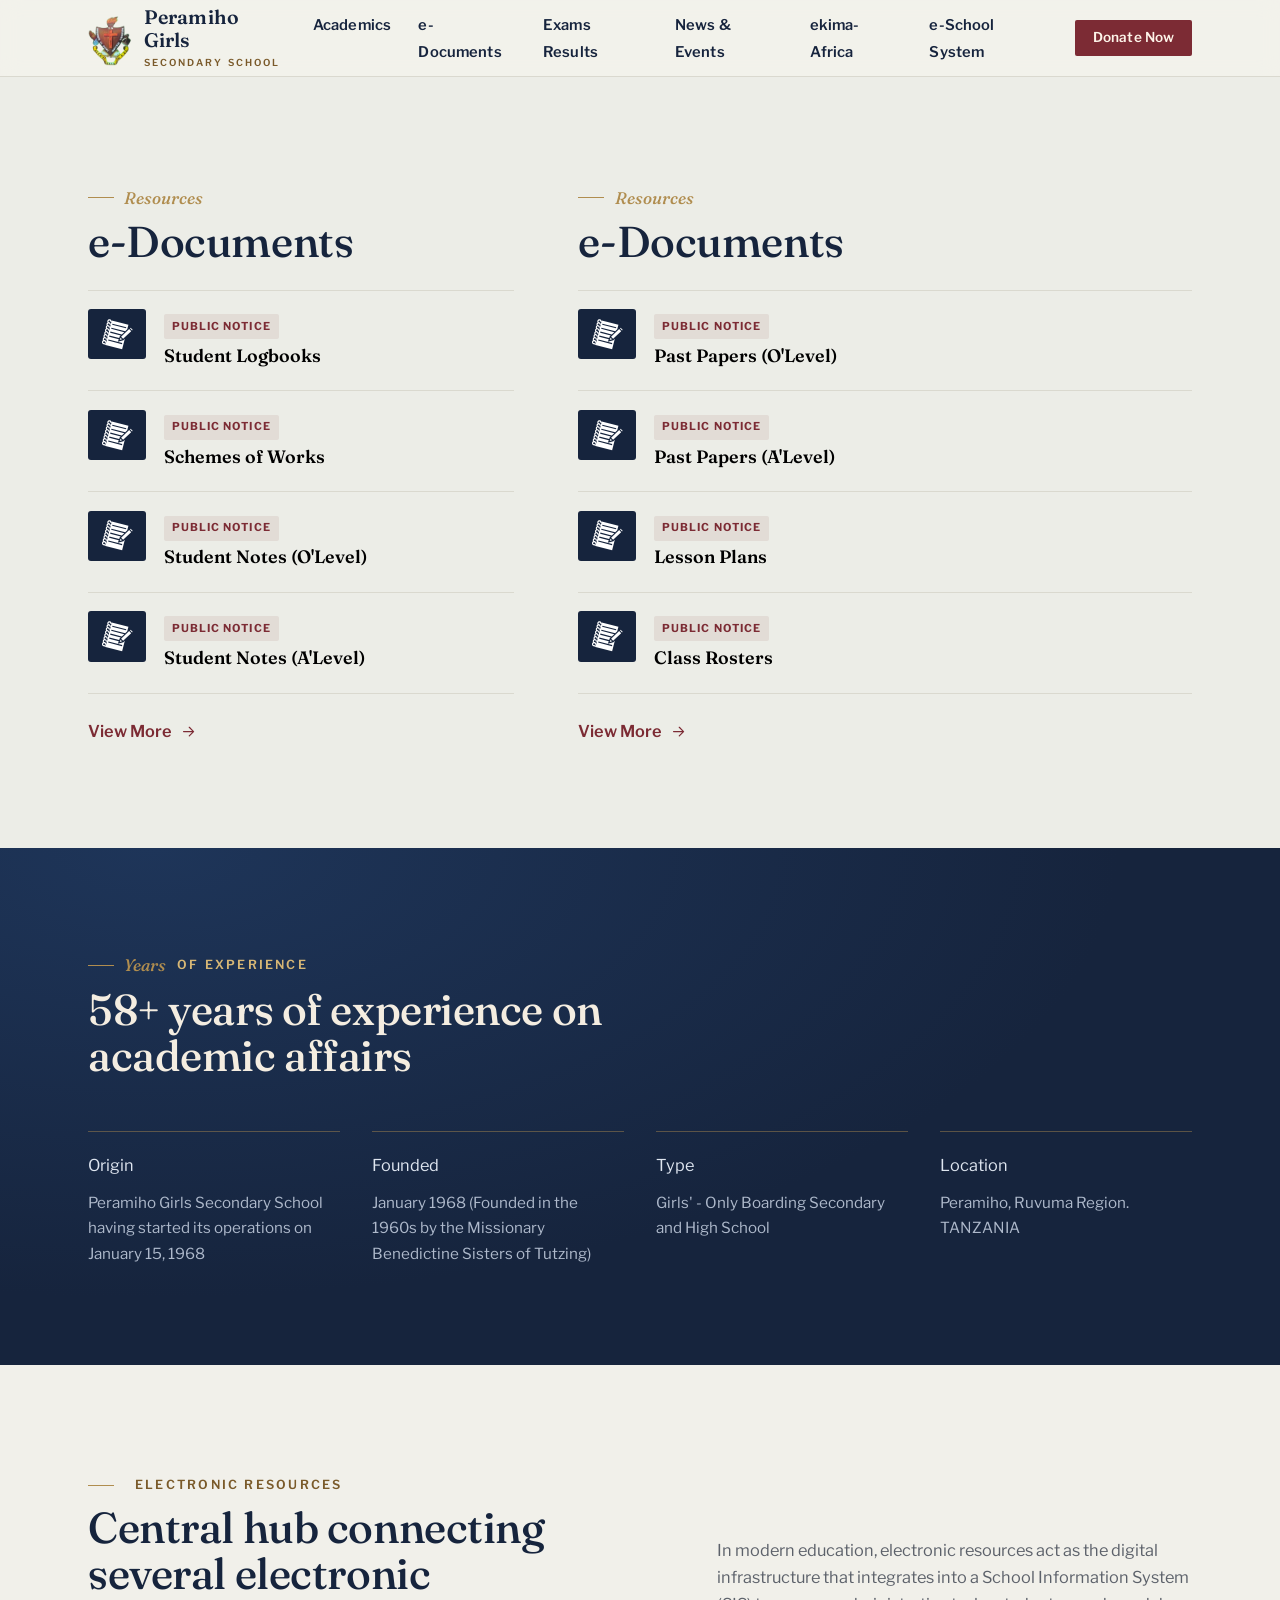
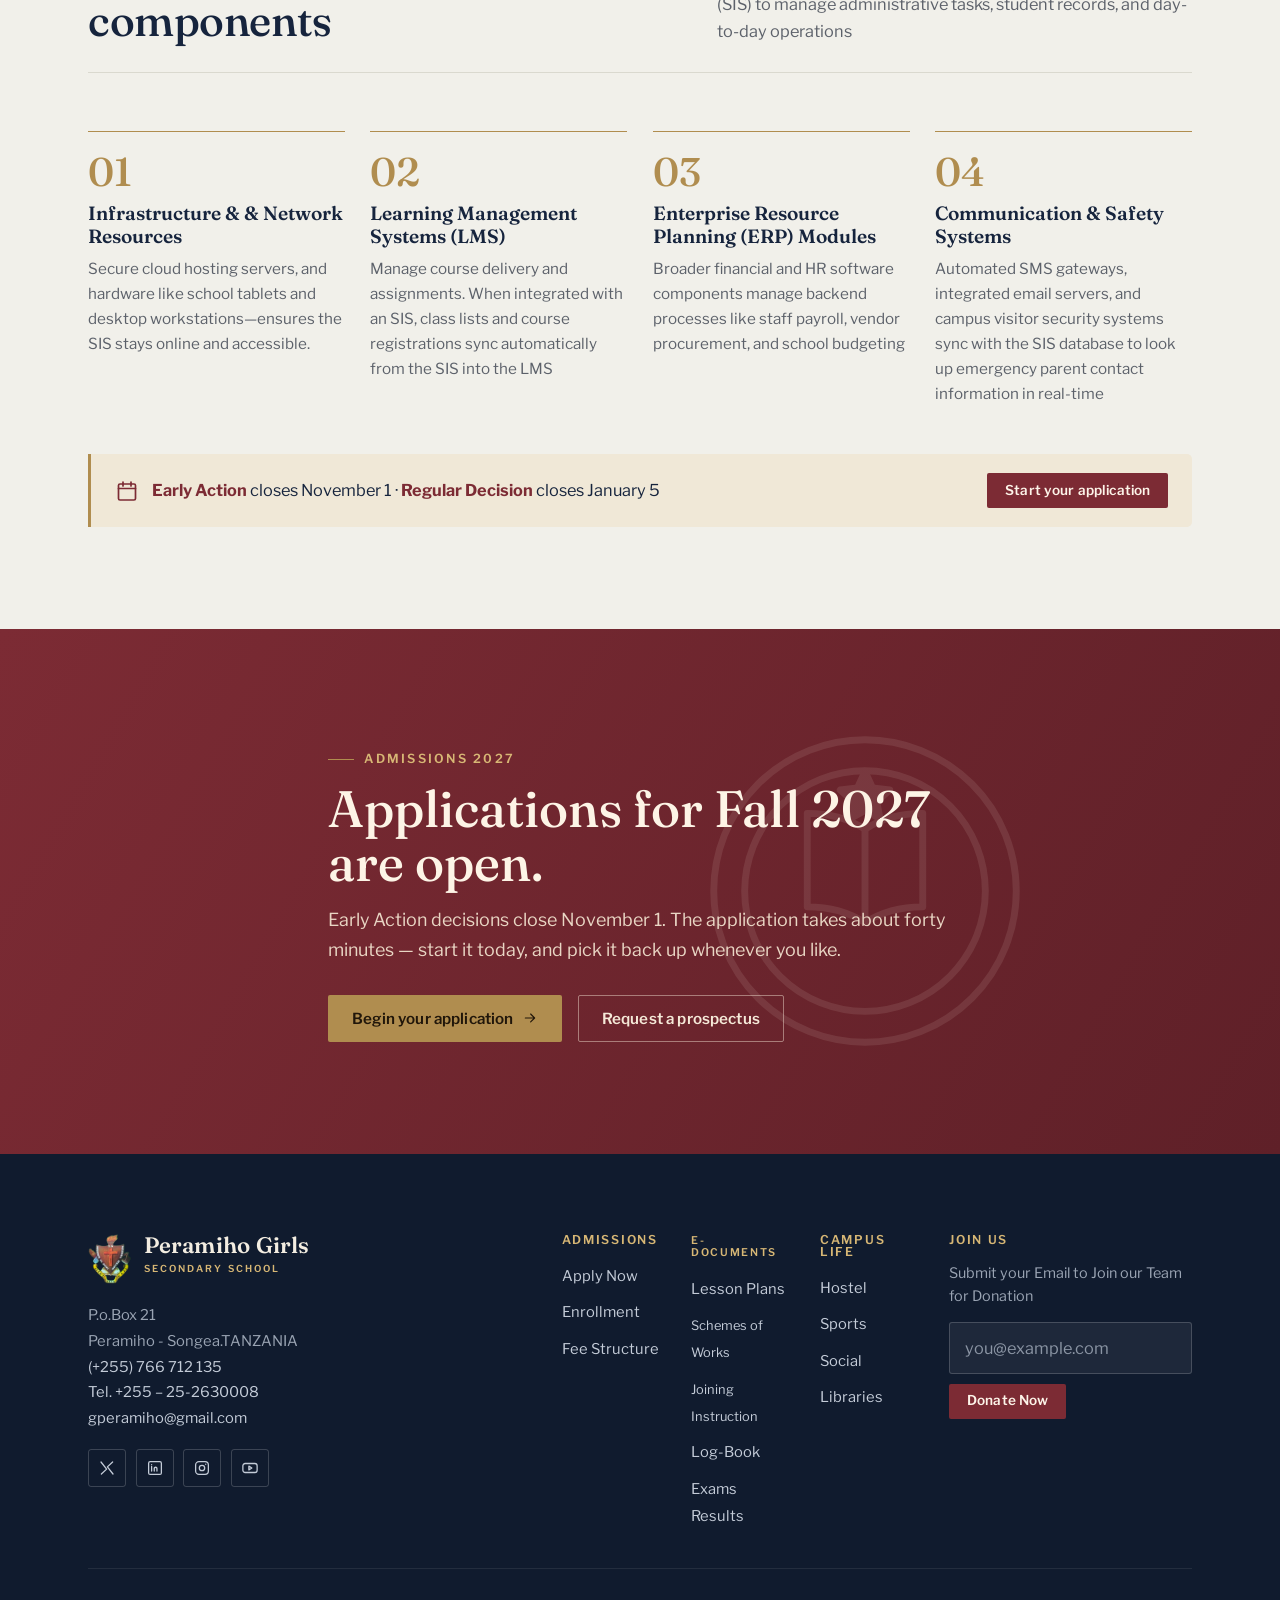
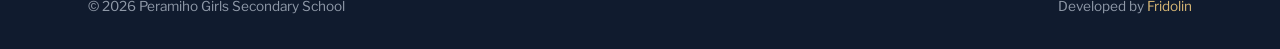
<file: edocuments.html>
<!DOCTYPE html>
<html lang="en">
<head>
  <meta charset="UTF-8">
  <meta name="viewport" content="width=device-width, initial-scale=1">
  <title>Peramiho Girls Secondary | Home</title>
  <meta name="description" content="Academy is a free, prestigious university and college website template built on Bootstrap 5 — programs, admissions steps, faculty, events, campus gallery and news. Vanilla JavaScript, no dependencies.">
  <meta name="theme-color" content="#16243D">
  <meta property="og:title" content="Academy — Free University Website Template">
  <meta property="og:description" content="A collegiate, editorial Bootstrap 5 template for universities and colleges. Free for personal and commercial use.">
  <meta property="og:type" content="website">
  <meta property="og:image" content="img/hero.jpg">
  <link rel="preconnect" href="https://fonts.googleapis.com">
  <link rel="preconnect" href="https://fonts.gstatic.com" crossorigin>
  <link rel="stylesheet" href="https://fonts.googleapis.com/css2?family=Fraunces:opsz,wght@9..144,400;9..144,500;9..144,600;9..144,700&family=Libre+Franklin:wght@400;500;600;700&display=swap">
  <link rel="stylesheet" href="css/vendor/bootstrap.min.css">
  <link rel="stylesheet" href="css/style.css">
  <link rel="icon" href="img/peramihologo.png">
</head>
<body>
<a class="skip-link" href="#main">Skip to main content</a>

<!-- ============================ HEADER ============================ -->
<header class="site-header" id="top">
  <div class="shell site-header__inner">
    <a class="brand" href="index.html" aria-label="Academy University — home">
      <span class="brand__seal" aria-hidden="true">
         <img src="img/peramihologo.png" width="50" height="50" alt="">
         
      </span>
      <span class="brand__word">
        <strong><small>Peramiho Girls</small></strong>
        <em>Secondary School</em>
      </span>
    </a>

       <nav class="primary-nav" id="primary-nav" aria-label="Primary">
      <ul>
      
        <li><a href="academics.html">Academics</a></li>
       
        <li><a href="edocuments.html">e-Documents</a></li>
         <li><a href="eschool/studentlogin.php">Exams Results</a></li>
       
       
        <li><a href="events.html">News &amp; Events</a></li>
          <li><a href="https://admins.ekima.africa/auth">ekima-Africa</a></li>
          <li><a href="https://fmpiza.github.io/schoolsystem/">e-School System</a></li>
      </ul>
    </nav>

    <div class="site-header__actions">
      
      <a class="button button--primary button--sm" href="donate.html">Donate Now</a>
      <button class="nav-toggle" id="nav-toggle" aria-expanded="false" aria-controls="primary-nav" aria-label="Open menu">
        <span></span><span></span><span></span>
      </button>
    </div>
  </div>
</header>

<main id="main">


    
  <!-- ============================ EVENTS + NEWS ============================ -->
  <section class="section section--news" id="news" aria-labelledby="news-title">
    <div class="shell news__grid">

      <div class="events">
        <p class="eyebrow"><span class="num">Resources</span></p>
        <h2 class="section-title" id="news-title">e-Documents</h2>
        <ul class="event-list">
          <li class="event reveal">
            <span class="event__date"><svg width="2em" height="2em" viewBox="0 0 512 512" xmlns="http://www.w3.org/2000/svg"><path fill="white" d="M131.3 20.35c-14.6.1-28.1 10-31.93 24.82-2.33 9.13-.55 18.4 4.13 25.84-7.67 4.26-13.69 11.53-16.03 20.66-2.32 9.13-.56 18.33 4.1 25.83a32.687 32.687 0 0 0-15.96 20.6c-2.34 9.1-.54 18.4 4.18 25.8-7.72 4.3-13.75 11.5-16.09 20.7-2.33 9.1-.54 18.4 4.19 25.8-7.72 4.3-13.75 11.5-16.09 20.7-2.34 9.1-.54 18.4 4.18 25.8-7.72 4.3-13.75 11.5-16.08 20.7-2.34 9.1-.54 18.4 4.18 25.8-7.72 4.3-13.75 11.5-16.09 20.7-2.35 9.2-.51 18.5 4.3 26a32.915 32.915 0 0 0-16.28 20.8c-4.48 17.5 6.25 35.6 23.79 40.1l.1-.2 31.71 8.2-1.47 5.7 261.56 67L374 326.5l-22.4 21.2-87.8 26.5 15.5-42.5-151.7-38.8 4.4-17.4 153.5 39.3 9.7-26.7 15.3-14.4-167-42.8 4.4-17.4 178 45.6 39.6-37.4-206.1-52.8 4.4-17.4L380.7 207l-.1.4 31.5-29.8 18.3-71.4-261.6-67.04-4.8 18.66c2.2-16.32-8.1-32.27-24.5-36.44-2.7-.7-5.5-1.04-8.2-1.03zm.3 17.99c1.2 0 2.4.19 3.5.48 8.1 2.09 12.9 10.13 10.8 18.27l17.2 4.4-11 42.81c2.2-16.35-8.2-32.26-24.5-36.43l-.6-.15c-7.8-2.34-12.2-10.15-10.2-18.07 1.7-6.61 7.3-11 13.7-11.3h1.1zm-11.9 46.51c.9 0 1.9.14 2.9.36l.6.15c8.1 2.08 12.9 10.12 10.8 18.24l17.2 4.4-11 43c2.4-16.4-8-32.6-24.4-36.7-.7-.2-1.3-.4-1.9-.5-7-2.7-10.9-10.1-9-17.62 1.7-6.97 7.9-11.45 14.8-11.29zm59.9 4.59 217 55.66-4.4 17.4-217-55.6zm-72.9 41.86h1.3c.5 0 .9 0 1.4.1.6.2 1.2.3 1.8.5l.1-.2c8.1 2.1 12.9 10.1 10.8 18.3l17.2 4.4-11 43c2.3-16.3-8.1-32.4-24.4-36.6-8.18-2.1-12.94-10.1-10.85-18.3 1.69-6.6 7.25-10.9 13.65-11.2zM465.4 152l-10.2 9.6 31.6 33.5 10.2-9.6zm-23.3 22L315.7 293.5l31.5 33.5 126.5-119.5zm-347.23 3.7c1.48 0 3 .1 4.53.5 8.1 2.1 12.9 10.1 10.8 18.3l17.2 4.4-11 43c2.3-16.4-8.1-32.4-24.44-36.6-8.14-2.1-12.9-10.1-10.82-18.3 1.7-6.6 7.32-11 13.73-11.3zm-11.91 46.5c1.48 0 3 .1 4.53.5 8.14 2.1 12.91 10.1 10.81 18.3l17.2 4.4-11 42.9c2.3-16.3-8.1-32.3-24.45-36.5-8.14-2.1-12.89-10.1-10.81-18.3 1.69-6.6 7.31-11 13.72-11.3zm-11.9 46.5c1.48 0 3 .1 4.53.5 8.13 2.1 12.89 10.1 10.81 18.3l17.2 4.3-10.94 42.8c2.16-16.3-8.25-32.1-24.51-36.3-8.14-2.1-12.9-10.1-10.82-18.3 1.7-6.6 7.32-11 13.73-11.3zm235.34 39.2L293 346.6l37.4-11.3zm-247.25 7.3c1.48 0 3 .1 4.53.5 8.14 2.1 12.9 10.1 10.81 18.3l17.21 4.3-11 43c2.1-16.2-8.3-32-24.53-36.2l.1-.3c-8.16-2.1-12.92-10.1-10.84-18.3 1.69-6.6 7.31-11 13.72-11.3zm56.95 20.3L333.2 393l-4.4 17.4-217.1-55.5zM47.18 364c1.48 0 3 .1 4.52.5 8.14 2.1 12.9 10.1 10.82 18.3l17.2 4.3-3.69 14.4-31.92-8.2v.2c-8.01-2.2-12.67-10.1-10.61-18.2 1.7-6.6 7.32-11 13.73-11.3z"/></svg></span>

            <div class="event__body">
              <span class="tag">Public Notice</span>
              <h3 class="event__title"><a class="textlink" href="logbook.pdf"><font color="black">Student Logbooks</font></a></h3>
             
            </div>
          </li>
          <li class="event reveal">
            <span class="event__date"><svg width="2em" height="2em" viewBox="0 0 512 512" xmlns="http://www.w3.org/2000/svg"><path fill="white" d="M131.3 20.35c-14.6.1-28.1 10-31.93 24.82-2.33 9.13-.55 18.4 4.13 25.84-7.67 4.26-13.69 11.53-16.03 20.66-2.32 9.13-.56 18.33 4.1 25.83a32.687 32.687 0 0 0-15.96 20.6c-2.34 9.1-.54 18.4 4.18 25.8-7.72 4.3-13.75 11.5-16.09 20.7-2.33 9.1-.54 18.4 4.19 25.8-7.72 4.3-13.75 11.5-16.09 20.7-2.34 9.1-.54 18.4 4.18 25.8-7.72 4.3-13.75 11.5-16.08 20.7-2.34 9.1-.54 18.4 4.18 25.8-7.72 4.3-13.75 11.5-16.09 20.7-2.35 9.2-.51 18.5 4.3 26a32.915 32.915 0 0 0-16.28 20.8c-4.48 17.5 6.25 35.6 23.79 40.1l.1-.2 31.71 8.2-1.47 5.7 261.56 67L374 326.5l-22.4 21.2-87.8 26.5 15.5-42.5-151.7-38.8 4.4-17.4 153.5 39.3 9.7-26.7 15.3-14.4-167-42.8 4.4-17.4 178 45.6 39.6-37.4-206.1-52.8 4.4-17.4L380.7 207l-.1.4 31.5-29.8 18.3-71.4-261.6-67.04-4.8 18.66c2.2-16.32-8.1-32.27-24.5-36.44-2.7-.7-5.5-1.04-8.2-1.03zm.3 17.99c1.2 0 2.4.19 3.5.48 8.1 2.09 12.9 10.13 10.8 18.27l17.2 4.4-11 42.81c2.2-16.35-8.2-32.26-24.5-36.43l-.6-.15c-7.8-2.34-12.2-10.15-10.2-18.07 1.7-6.61 7.3-11 13.7-11.3h1.1zm-11.9 46.51c.9 0 1.9.14 2.9.36l.6.15c8.1 2.08 12.9 10.12 10.8 18.24l17.2 4.4-11 43c2.4-16.4-8-32.6-24.4-36.7-.7-.2-1.3-.4-1.9-.5-7-2.7-10.9-10.1-9-17.62 1.7-6.97 7.9-11.45 14.8-11.29zm59.9 4.59 217 55.66-4.4 17.4-217-55.6zm-72.9 41.86h1.3c.5 0 .9 0 1.4.1.6.2 1.2.3 1.8.5l.1-.2c8.1 2.1 12.9 10.1 10.8 18.3l17.2 4.4-11 43c2.3-16.3-8.1-32.4-24.4-36.6-8.18-2.1-12.94-10.1-10.85-18.3 1.69-6.6 7.25-10.9 13.65-11.2zM465.4 152l-10.2 9.6 31.6 33.5 10.2-9.6zm-23.3 22L315.7 293.5l31.5 33.5 126.5-119.5zm-347.23 3.7c1.48 0 3 .1 4.53.5 8.1 2.1 12.9 10.1 10.8 18.3l17.2 4.4-11 43c2.3-16.4-8.1-32.4-24.44-36.6-8.14-2.1-12.9-10.1-10.82-18.3 1.7-6.6 7.32-11 13.73-11.3zm-11.91 46.5c1.48 0 3 .1 4.53.5 8.14 2.1 12.91 10.1 10.81 18.3l17.2 4.4-11 42.9c2.3-16.3-8.1-32.3-24.45-36.5-8.14-2.1-12.89-10.1-10.81-18.3 1.69-6.6 7.31-11 13.72-11.3zm-11.9 46.5c1.48 0 3 .1 4.53.5 8.13 2.1 12.89 10.1 10.81 18.3l17.2 4.3-10.94 42.8c2.16-16.3-8.25-32.1-24.51-36.3-8.14-2.1-12.9-10.1-10.82-18.3 1.7-6.6 7.32-11 13.73-11.3zm235.34 39.2L293 346.6l37.4-11.3zm-247.25 7.3c1.48 0 3 .1 4.53.5 8.14 2.1 12.9 10.1 10.81 18.3l17.21 4.3-11 43c2.1-16.2-8.3-32-24.53-36.2l.1-.3c-8.16-2.1-12.92-10.1-10.84-18.3 1.69-6.6 7.31-11 13.72-11.3zm56.95 20.3L333.2 393l-4.4 17.4-217.1-55.5zM47.18 364c1.48 0 3 .1 4.52.5 8.14 2.1 12.9 10.1 10.82 18.3l17.2 4.3-3.69 14.4-31.92-8.2v.2c-8.01-2.2-12.67-10.1-10.61-18.2 1.7-6.6 7.32-11 13.73-11.3z"/></svg></span>
            
            <div class="event__body">
              <span class="tag">Public Notice</span>
              <h3 class="event__title"><a class="textlink" href="schemesofworks.pdf"><font color="black">Schemes of Works</font></a></h3>
             
            </div>
          </li>
          <li class="event reveal">
            <span class="event__date"><svg width="2em" height="2em" viewBox="0 0 512 512" xmlns="http://www.w3.org/2000/svg"><path fill="white" d="M131.3 20.35c-14.6.1-28.1 10-31.93 24.82-2.33 9.13-.55 18.4 4.13 25.84-7.67 4.26-13.69 11.53-16.03 20.66-2.32 9.13-.56 18.33 4.1 25.83a32.687 32.687 0 0 0-15.96 20.6c-2.34 9.1-.54 18.4 4.18 25.8-7.72 4.3-13.75 11.5-16.09 20.7-2.33 9.1-.54 18.4 4.19 25.8-7.72 4.3-13.75 11.5-16.09 20.7-2.34 9.1-.54 18.4 4.18 25.8-7.72 4.3-13.75 11.5-16.08 20.7-2.34 9.1-.54 18.4 4.18 25.8-7.72 4.3-13.75 11.5-16.09 20.7-2.35 9.2-.51 18.5 4.3 26a32.915 32.915 0 0 0-16.28 20.8c-4.48 17.5 6.25 35.6 23.79 40.1l.1-.2 31.71 8.2-1.47 5.7 261.56 67L374 326.5l-22.4 21.2-87.8 26.5 15.5-42.5-151.7-38.8 4.4-17.4 153.5 39.3 9.7-26.7 15.3-14.4-167-42.8 4.4-17.4 178 45.6 39.6-37.4-206.1-52.8 4.4-17.4L380.7 207l-.1.4 31.5-29.8 18.3-71.4-261.6-67.04-4.8 18.66c2.2-16.32-8.1-32.27-24.5-36.44-2.7-.7-5.5-1.04-8.2-1.03zm.3 17.99c1.2 0 2.4.19 3.5.48 8.1 2.09 12.9 10.13 10.8 18.27l17.2 4.4-11 42.81c2.2-16.35-8.2-32.26-24.5-36.43l-.6-.15c-7.8-2.34-12.2-10.15-10.2-18.07 1.7-6.61 7.3-11 13.7-11.3h1.1zm-11.9 46.51c.9 0 1.9.14 2.9.36l.6.15c8.1 2.08 12.9 10.12 10.8 18.24l17.2 4.4-11 43c2.4-16.4-8-32.6-24.4-36.7-.7-.2-1.3-.4-1.9-.5-7-2.7-10.9-10.1-9-17.62 1.7-6.97 7.9-11.45 14.8-11.29zm59.9 4.59 217 55.66-4.4 17.4-217-55.6zm-72.9 41.86h1.3c.5 0 .9 0 1.4.1.6.2 1.2.3 1.8.5l.1-.2c8.1 2.1 12.9 10.1 10.8 18.3l17.2 4.4-11 43c2.3-16.3-8.1-32.4-24.4-36.6-8.18-2.1-12.94-10.1-10.85-18.3 1.69-6.6 7.25-10.9 13.65-11.2zM465.4 152l-10.2 9.6 31.6 33.5 10.2-9.6zm-23.3 22L315.7 293.5l31.5 33.5 126.5-119.5zm-347.23 3.7c1.48 0 3 .1 4.53.5 8.1 2.1 12.9 10.1 10.8 18.3l17.2 4.4-11 43c2.3-16.4-8.1-32.4-24.44-36.6-8.14-2.1-12.9-10.1-10.82-18.3 1.7-6.6 7.32-11 13.73-11.3zm-11.91 46.5c1.48 0 3 .1 4.53.5 8.14 2.1 12.91 10.1 10.81 18.3l17.2 4.4-11 42.9c2.3-16.3-8.1-32.3-24.45-36.5-8.14-2.1-12.89-10.1-10.81-18.3 1.69-6.6 7.31-11 13.72-11.3zm-11.9 46.5c1.48 0 3 .1 4.53.5 8.13 2.1 12.89 10.1 10.81 18.3l17.2 4.3-10.94 42.8c2.16-16.3-8.25-32.1-24.51-36.3-8.14-2.1-12.9-10.1-10.82-18.3 1.7-6.6 7.32-11 13.73-11.3zm235.34 39.2L293 346.6l37.4-11.3zm-247.25 7.3c1.48 0 3 .1 4.53.5 8.14 2.1 12.9 10.1 10.81 18.3l17.21 4.3-11 43c2.1-16.2-8.3-32-24.53-36.2l.1-.3c-8.16-2.1-12.92-10.1-10.84-18.3 1.69-6.6 7.31-11 13.72-11.3zm56.95 20.3L333.2 393l-4.4 17.4-217.1-55.5zM47.18 364c1.48 0 3 .1 4.52.5 8.14 2.1 12.9 10.1 10.82 18.3l17.2 4.3-3.69 14.4-31.92-8.2v.2c-8.01-2.2-12.67-10.1-10.61-18.2 1.7-6.6 7.32-11 13.73-11.3z"/></svg></span>
            
            <div class="event__body">
              <span class="tag">Public Notice</span>
              <h3 class="event__title"><a class="textlink" href="studentnotesolevel.pdf"><font color="black">Student Notes (O'Level)</font></a></h3>
             
            </div>
          </li>
          <li class="event reveal">
            <span class="event__date"><svg width="2em" height="2em" viewBox="0 0 512 512" xmlns="http://www.w3.org/2000/svg"><path fill="white" d="M131.3 20.35c-14.6.1-28.1 10-31.93 24.82-2.33 9.13-.55 18.4 4.13 25.84-7.67 4.26-13.69 11.53-16.03 20.66-2.32 9.13-.56 18.33 4.1 25.83a32.687 32.687 0 0 0-15.96 20.6c-2.34 9.1-.54 18.4 4.18 25.8-7.72 4.3-13.75 11.5-16.09 20.7-2.33 9.1-.54 18.4 4.19 25.8-7.72 4.3-13.75 11.5-16.09 20.7-2.34 9.1-.54 18.4 4.18 25.8-7.72 4.3-13.75 11.5-16.08 20.7-2.34 9.1-.54 18.4 4.18 25.8-7.72 4.3-13.75 11.5-16.09 20.7-2.35 9.2-.51 18.5 4.3 26a32.915 32.915 0 0 0-16.28 20.8c-4.48 17.5 6.25 35.6 23.79 40.1l.1-.2 31.71 8.2-1.47 5.7 261.56 67L374 326.5l-22.4 21.2-87.8 26.5 15.5-42.5-151.7-38.8 4.4-17.4 153.5 39.3 9.7-26.7 15.3-14.4-167-42.8 4.4-17.4 178 45.6 39.6-37.4-206.1-52.8 4.4-17.4L380.7 207l-.1.4 31.5-29.8 18.3-71.4-261.6-67.04-4.8 18.66c2.2-16.32-8.1-32.27-24.5-36.44-2.7-.7-5.5-1.04-8.2-1.03zm.3 17.99c1.2 0 2.4.19 3.5.48 8.1 2.09 12.9 10.13 10.8 18.27l17.2 4.4-11 42.81c2.2-16.35-8.2-32.26-24.5-36.43l-.6-.15c-7.8-2.34-12.2-10.15-10.2-18.07 1.7-6.61 7.3-11 13.7-11.3h1.1zm-11.9 46.51c.9 0 1.9.14 2.9.36l.6.15c8.1 2.08 12.9 10.12 10.8 18.24l17.2 4.4-11 43c2.4-16.4-8-32.6-24.4-36.7-.7-.2-1.3-.4-1.9-.5-7-2.7-10.9-10.1-9-17.62 1.7-6.97 7.9-11.45 14.8-11.29zm59.9 4.59 217 55.66-4.4 17.4-217-55.6zm-72.9 41.86h1.3c.5 0 .9 0 1.4.1.6.2 1.2.3 1.8.5l.1-.2c8.1 2.1 12.9 10.1 10.8 18.3l17.2 4.4-11 43c2.3-16.3-8.1-32.4-24.4-36.6-8.18-2.1-12.94-10.1-10.85-18.3 1.69-6.6 7.25-10.9 13.65-11.2zM465.4 152l-10.2 9.6 31.6 33.5 10.2-9.6zm-23.3 22L315.7 293.5l31.5 33.5 126.5-119.5zm-347.23 3.7c1.48 0 3 .1 4.53.5 8.1 2.1 12.9 10.1 10.8 18.3l17.2 4.4-11 43c2.3-16.4-8.1-32.4-24.44-36.6-8.14-2.1-12.9-10.1-10.82-18.3 1.7-6.6 7.32-11 13.73-11.3zm-11.91 46.5c1.48 0 3 .1 4.53.5 8.14 2.1 12.91 10.1 10.81 18.3l17.2 4.4-11 42.9c2.3-16.3-8.1-32.3-24.45-36.5-8.14-2.1-12.89-10.1-10.81-18.3 1.69-6.6 7.31-11 13.72-11.3zm-11.9 46.5c1.48 0 3 .1 4.53.5 8.13 2.1 12.89 10.1 10.81 18.3l17.2 4.3-10.94 42.8c2.16-16.3-8.25-32.1-24.51-36.3-8.14-2.1-12.9-10.1-10.82-18.3 1.7-6.6 7.32-11 13.73-11.3zm235.34 39.2L293 346.6l37.4-11.3zm-247.25 7.3c1.48 0 3 .1 4.53.5 8.14 2.1 12.9 10.1 10.81 18.3l17.21 4.3-11 43c2.1-16.2-8.3-32-24.53-36.2l.1-.3c-8.16-2.1-12.92-10.1-10.84-18.3 1.69-6.6 7.31-11 13.72-11.3zm56.95 20.3L333.2 393l-4.4 17.4-217.1-55.5zM47.18 364c1.48 0 3 .1 4.52.5 8.14 2.1 12.9 10.1 10.82 18.3l17.2 4.3-3.69 14.4-31.92-8.2v.2c-8.01-2.2-12.67-10.1-10.61-18.2 1.7-6.6 7.32-11 13.73-11.3z"/></svg></span>
            
            <div class="event__body">
              <span class="tag">Public Notice</span>
              <h3 class="event__title"><a class="textlink" href="studentnotesalevel.pdf"><font color="black">Student Notes (A'Level)</font></a></h3>
             
            </div>
          </li>
        </ul>
        <a class="textlink" href="eschool/">View More
          <svg class="i" viewBox="0 0 24 24" aria-hidden="true"><path d="M5 12h14M13 6l6 6-6 6"/></svg></a>
      </div>

      <div class="stories">
       <div class="events">
        <p class="eyebrow"><span class="num">Resources</span> </p>
        <h2 class="section-title" id="news-title">e-Documents</h2>
        <ul class="event-list">
          <li class="event reveal">
           <span class="event__date"><svg width="2em" height="2em" viewBox="0 0 512 512" xmlns="http://www.w3.org/2000/svg"><path fill="white" d="M131.3 20.35c-14.6.1-28.1 10-31.93 24.82-2.33 9.13-.55 18.4 4.13 25.84-7.67 4.26-13.69 11.53-16.03 20.66-2.32 9.13-.56 18.33 4.1 25.83a32.687 32.687 0 0 0-15.96 20.6c-2.34 9.1-.54 18.4 4.18 25.8-7.72 4.3-13.75 11.5-16.09 20.7-2.33 9.1-.54 18.4 4.19 25.8-7.72 4.3-13.75 11.5-16.09 20.7-2.34 9.1-.54 18.4 4.18 25.8-7.72 4.3-13.75 11.5-16.08 20.7-2.34 9.1-.54 18.4 4.18 25.8-7.72 4.3-13.75 11.5-16.09 20.7-2.35 9.2-.51 18.5 4.3 26a32.915 32.915 0 0 0-16.28 20.8c-4.48 17.5 6.25 35.6 23.79 40.1l.1-.2 31.71 8.2-1.47 5.7 261.56 67L374 326.5l-22.4 21.2-87.8 26.5 15.5-42.5-151.7-38.8 4.4-17.4 153.5 39.3 9.7-26.7 15.3-14.4-167-42.8 4.4-17.4 178 45.6 39.6-37.4-206.1-52.8 4.4-17.4L380.7 207l-.1.4 31.5-29.8 18.3-71.4-261.6-67.04-4.8 18.66c2.2-16.32-8.1-32.27-24.5-36.44-2.7-.7-5.5-1.04-8.2-1.03zm.3 17.99c1.2 0 2.4.19 3.5.48 8.1 2.09 12.9 10.13 10.8 18.27l17.2 4.4-11 42.81c2.2-16.35-8.2-32.26-24.5-36.43l-.6-.15c-7.8-2.34-12.2-10.15-10.2-18.07 1.7-6.61 7.3-11 13.7-11.3h1.1zm-11.9 46.51c.9 0 1.9.14 2.9.36l.6.15c8.1 2.08 12.9 10.12 10.8 18.24l17.2 4.4-11 43c2.4-16.4-8-32.6-24.4-36.7-.7-.2-1.3-.4-1.9-.5-7-2.7-10.9-10.1-9-17.62 1.7-6.97 7.9-11.45 14.8-11.29zm59.9 4.59 217 55.66-4.4 17.4-217-55.6zm-72.9 41.86h1.3c.5 0 .9 0 1.4.1.6.2 1.2.3 1.8.5l.1-.2c8.1 2.1 12.9 10.1 10.8 18.3l17.2 4.4-11 43c2.3-16.3-8.1-32.4-24.4-36.6-8.18-2.1-12.94-10.1-10.85-18.3 1.69-6.6 7.25-10.9 13.65-11.2zM465.4 152l-10.2 9.6 31.6 33.5 10.2-9.6zm-23.3 22L315.7 293.5l31.5 33.5 126.5-119.5zm-347.23 3.7c1.48 0 3 .1 4.53.5 8.1 2.1 12.9 10.1 10.8 18.3l17.2 4.4-11 43c2.3-16.4-8.1-32.4-24.44-36.6-8.14-2.1-12.9-10.1-10.82-18.3 1.7-6.6 7.32-11 13.73-11.3zm-11.91 46.5c1.48 0 3 .1 4.53.5 8.14 2.1 12.91 10.1 10.81 18.3l17.2 4.4-11 42.9c2.3-16.3-8.1-32.3-24.45-36.5-8.14-2.1-12.89-10.1-10.81-18.3 1.69-6.6 7.31-11 13.72-11.3zm-11.9 46.5c1.48 0 3 .1 4.53.5 8.13 2.1 12.89 10.1 10.81 18.3l17.2 4.3-10.94 42.8c2.16-16.3-8.25-32.1-24.51-36.3-8.14-2.1-12.9-10.1-10.82-18.3 1.7-6.6 7.32-11 13.73-11.3zm235.34 39.2L293 346.6l37.4-11.3zm-247.25 7.3c1.48 0 3 .1 4.53.5 8.14 2.1 12.9 10.1 10.81 18.3l17.21 4.3-11 43c2.1-16.2-8.3-32-24.53-36.2l.1-.3c-8.16-2.1-12.92-10.1-10.84-18.3 1.69-6.6 7.31-11 13.72-11.3zm56.95 20.3L333.2 393l-4.4 17.4-217.1-55.5zM47.18 364c1.48 0 3 .1 4.52.5 8.14 2.1 12.9 10.1 10.82 18.3l17.2 4.3-3.69 14.4-31.92-8.2v.2c-8.01-2.2-12.67-10.1-10.61-18.2 1.7-6.6 7.32-11 13.73-11.3z"/></svg></span>
            
            <div class="event__body">
              <span class="tag">Public Notice</span>
              <h3 class="event__title"><a class="textlink" href="pastpapersolevel.pdf"><font color="black">Past Papers (O'Level)</font></a></h3>
             
            </div>
          </li>
          <li class="event reveal">
            <span class="event__date"><svg width="2em" height="2em" viewBox="0 0 512 512" xmlns="http://www.w3.org/2000/svg"><path fill="white" d="M131.3 20.35c-14.6.1-28.1 10-31.93 24.82-2.33 9.13-.55 18.4 4.13 25.84-7.67 4.26-13.69 11.53-16.03 20.66-2.32 9.13-.56 18.33 4.1 25.83a32.687 32.687 0 0 0-15.96 20.6c-2.34 9.1-.54 18.4 4.18 25.8-7.72 4.3-13.75 11.5-16.09 20.7-2.33 9.1-.54 18.4 4.19 25.8-7.72 4.3-13.75 11.5-16.09 20.7-2.34 9.1-.54 18.4 4.18 25.8-7.72 4.3-13.75 11.5-16.08 20.7-2.34 9.1-.54 18.4 4.18 25.8-7.72 4.3-13.75 11.5-16.09 20.7-2.35 9.2-.51 18.5 4.3 26a32.915 32.915 0 0 0-16.28 20.8c-4.48 17.5 6.25 35.6 23.79 40.1l.1-.2 31.71 8.2-1.47 5.7 261.56 67L374 326.5l-22.4 21.2-87.8 26.5 15.5-42.5-151.7-38.8 4.4-17.4 153.5 39.3 9.7-26.7 15.3-14.4-167-42.8 4.4-17.4 178 45.6 39.6-37.4-206.1-52.8 4.4-17.4L380.7 207l-.1.4 31.5-29.8 18.3-71.4-261.6-67.04-4.8 18.66c2.2-16.32-8.1-32.27-24.5-36.44-2.7-.7-5.5-1.04-8.2-1.03zm.3 17.99c1.2 0 2.4.19 3.5.48 8.1 2.09 12.9 10.13 10.8 18.27l17.2 4.4-11 42.81c2.2-16.35-8.2-32.26-24.5-36.43l-.6-.15c-7.8-2.34-12.2-10.15-10.2-18.07 1.7-6.61 7.3-11 13.7-11.3h1.1zm-11.9 46.51c.9 0 1.9.14 2.9.36l.6.15c8.1 2.08 12.9 10.12 10.8 18.24l17.2 4.4-11 43c2.4-16.4-8-32.6-24.4-36.7-.7-.2-1.3-.4-1.9-.5-7-2.7-10.9-10.1-9-17.62 1.7-6.97 7.9-11.45 14.8-11.29zm59.9 4.59 217 55.66-4.4 17.4-217-55.6zm-72.9 41.86h1.3c.5 0 .9 0 1.4.1.6.2 1.2.3 1.8.5l.1-.2c8.1 2.1 12.9 10.1 10.8 18.3l17.2 4.4-11 43c2.3-16.3-8.1-32.4-24.4-36.6-8.18-2.1-12.94-10.1-10.85-18.3 1.69-6.6 7.25-10.9 13.65-11.2zM465.4 152l-10.2 9.6 31.6 33.5 10.2-9.6zm-23.3 22L315.7 293.5l31.5 33.5 126.5-119.5zm-347.23 3.7c1.48 0 3 .1 4.53.5 8.1 2.1 12.9 10.1 10.8 18.3l17.2 4.4-11 43c2.3-16.4-8.1-32.4-24.44-36.6-8.14-2.1-12.9-10.1-10.82-18.3 1.7-6.6 7.32-11 13.73-11.3zm-11.91 46.5c1.48 0 3 .1 4.53.5 8.14 2.1 12.91 10.1 10.81 18.3l17.2 4.4-11 42.9c2.3-16.3-8.1-32.3-24.45-36.5-8.14-2.1-12.89-10.1-10.81-18.3 1.69-6.6 7.31-11 13.72-11.3zm-11.9 46.5c1.48 0 3 .1 4.53.5 8.13 2.1 12.89 10.1 10.81 18.3l17.2 4.3-10.94 42.8c2.16-16.3-8.25-32.1-24.51-36.3-8.14-2.1-12.9-10.1-10.82-18.3 1.7-6.6 7.32-11 13.73-11.3zm235.34 39.2L293 346.6l37.4-11.3zm-247.25 7.3c1.48 0 3 .1 4.53.5 8.14 2.1 12.9 10.1 10.81 18.3l17.21 4.3-11 43c2.1-16.2-8.3-32-24.53-36.2l.1-.3c-8.16-2.1-12.92-10.1-10.84-18.3 1.69-6.6 7.31-11 13.72-11.3zm56.95 20.3L333.2 393l-4.4 17.4-217.1-55.5zM47.18 364c1.48 0 3 .1 4.52.5 8.14 2.1 12.9 10.1 10.82 18.3l17.2 4.3-3.69 14.4-31.92-8.2v.2c-8.01-2.2-12.67-10.1-10.61-18.2 1.7-6.6 7.32-11 13.73-11.3z"/></svg></span>
            
            <div class="event__body">
              <span class="tag">Public Notice</span>
              <h3 class="event__title"><a class="textlink" href="pastpapersalevel.pdf"><font color="black">Past Papers (A'Level)</font></a></h3>
             
            </div>
          </li>
          <li class="event reveal">
            <span class="event__date"><svg width="2em" height="2em" viewBox="0 0 512 512" xmlns="http://www.w3.org/2000/svg"><path fill="white" d="M131.3 20.35c-14.6.1-28.1 10-31.93 24.82-2.33 9.13-.55 18.4 4.13 25.84-7.67 4.26-13.69 11.53-16.03 20.66-2.32 9.13-.56 18.33 4.1 25.83a32.687 32.687 0 0 0-15.96 20.6c-2.34 9.1-.54 18.4 4.18 25.8-7.72 4.3-13.75 11.5-16.09 20.7-2.33 9.1-.54 18.4 4.19 25.8-7.72 4.3-13.75 11.5-16.09 20.7-2.34 9.1-.54 18.4 4.18 25.8-7.72 4.3-13.75 11.5-16.08 20.7-2.34 9.1-.54 18.4 4.18 25.8-7.72 4.3-13.75 11.5-16.09 20.7-2.35 9.2-.51 18.5 4.3 26a32.915 32.915 0 0 0-16.28 20.8c-4.48 17.5 6.25 35.6 23.79 40.1l.1-.2 31.71 8.2-1.47 5.7 261.56 67L374 326.5l-22.4 21.2-87.8 26.5 15.5-42.5-151.7-38.8 4.4-17.4 153.5 39.3 9.7-26.7 15.3-14.4-167-42.8 4.4-17.4 178 45.6 39.6-37.4-206.1-52.8 4.4-17.4L380.7 207l-.1.4 31.5-29.8 18.3-71.4-261.6-67.04-4.8 18.66c2.2-16.32-8.1-32.27-24.5-36.44-2.7-.7-5.5-1.04-8.2-1.03zm.3 17.99c1.2 0 2.4.19 3.5.48 8.1 2.09 12.9 10.13 10.8 18.27l17.2 4.4-11 42.81c2.2-16.35-8.2-32.26-24.5-36.43l-.6-.15c-7.8-2.34-12.2-10.15-10.2-18.07 1.7-6.61 7.3-11 13.7-11.3h1.1zm-11.9 46.51c.9 0 1.9.14 2.9.36l.6.15c8.1 2.08 12.9 10.12 10.8 18.24l17.2 4.4-11 43c2.4-16.4-8-32.6-24.4-36.7-.7-.2-1.3-.4-1.9-.5-7-2.7-10.9-10.1-9-17.62 1.7-6.97 7.9-11.45 14.8-11.29zm59.9 4.59 217 55.66-4.4 17.4-217-55.6zm-72.9 41.86h1.3c.5 0 .9 0 1.4.1.6.2 1.2.3 1.8.5l.1-.2c8.1 2.1 12.9 10.1 10.8 18.3l17.2 4.4-11 43c2.3-16.3-8.1-32.4-24.4-36.6-8.18-2.1-12.94-10.1-10.85-18.3 1.69-6.6 7.25-10.9 13.65-11.2zM465.4 152l-10.2 9.6 31.6 33.5 10.2-9.6zm-23.3 22L315.7 293.5l31.5 33.5 126.5-119.5zm-347.23 3.7c1.48 0 3 .1 4.53.5 8.1 2.1 12.9 10.1 10.8 18.3l17.2 4.4-11 43c2.3-16.4-8.1-32.4-24.44-36.6-8.14-2.1-12.9-10.1-10.82-18.3 1.7-6.6 7.32-11 13.73-11.3zm-11.91 46.5c1.48 0 3 .1 4.53.5 8.14 2.1 12.91 10.1 10.81 18.3l17.2 4.4-11 42.9c2.3-16.3-8.1-32.3-24.45-36.5-8.14-2.1-12.89-10.1-10.81-18.3 1.69-6.6 7.31-11 13.72-11.3zm-11.9 46.5c1.48 0 3 .1 4.53.5 8.13 2.1 12.89 10.1 10.81 18.3l17.2 4.3-10.94 42.8c2.16-16.3-8.25-32.1-24.51-36.3-8.14-2.1-12.9-10.1-10.82-18.3 1.7-6.6 7.32-11 13.73-11.3zm235.34 39.2L293 346.6l37.4-11.3zm-247.25 7.3c1.48 0 3 .1 4.53.5 8.14 2.1 12.9 10.1 10.81 18.3l17.21 4.3-11 43c2.1-16.2-8.3-32-24.53-36.2l.1-.3c-8.16-2.1-12.92-10.1-10.84-18.3 1.69-6.6 7.31-11 13.72-11.3zm56.95 20.3L333.2 393l-4.4 17.4-217.1-55.5zM47.18 364c1.48 0 3 .1 4.52.5 8.14 2.1 12.9 10.1 10.82 18.3l17.2 4.3-3.69 14.4-31.92-8.2v.2c-8.01-2.2-12.67-10.1-10.61-18.2 1.7-6.6 7.32-11 13.73-11.3z"/></svg></span>
            
            <div class="event__body">
              <span class="tag">Public Notice</span>
              <h3 class="event__title"><a class="textlink" href="lessonplans.pdf"><font color="black">Lesson Plans</font></a></h3>
             
            </div>
          </li>
          <li class="event reveal">
           <span class="event__date"><svg width="2em" height="2em" viewBox="0 0 512 512" xmlns="http://www.w3.org/2000/svg"><path fill="white" d="M131.3 20.35c-14.6.1-28.1 10-31.93 24.82-2.33 9.13-.55 18.4 4.13 25.84-7.67 4.26-13.69 11.53-16.03 20.66-2.32 9.13-.56 18.33 4.1 25.83a32.687 32.687 0 0 0-15.96 20.6c-2.34 9.1-.54 18.4 4.18 25.8-7.72 4.3-13.75 11.5-16.09 20.7-2.33 9.1-.54 18.4 4.19 25.8-7.72 4.3-13.75 11.5-16.09 20.7-2.34 9.1-.54 18.4 4.18 25.8-7.72 4.3-13.75 11.5-16.08 20.7-2.34 9.1-.54 18.4 4.18 25.8-7.72 4.3-13.75 11.5-16.09 20.7-2.35 9.2-.51 18.5 4.3 26a32.915 32.915 0 0 0-16.28 20.8c-4.48 17.5 6.25 35.6 23.79 40.1l.1-.2 31.71 8.2-1.47 5.7 261.56 67L374 326.5l-22.4 21.2-87.8 26.5 15.5-42.5-151.7-38.8 4.4-17.4 153.5 39.3 9.7-26.7 15.3-14.4-167-42.8 4.4-17.4 178 45.6 39.6-37.4-206.1-52.8 4.4-17.4L380.7 207l-.1.4 31.5-29.8 18.3-71.4-261.6-67.04-4.8 18.66c2.2-16.32-8.1-32.27-24.5-36.44-2.7-.7-5.5-1.04-8.2-1.03zm.3 17.99c1.2 0 2.4.19 3.5.48 8.1 2.09 12.9 10.13 10.8 18.27l17.2 4.4-11 42.81c2.2-16.35-8.2-32.26-24.5-36.43l-.6-.15c-7.8-2.34-12.2-10.15-10.2-18.07 1.7-6.61 7.3-11 13.7-11.3h1.1zm-11.9 46.51c.9 0 1.9.14 2.9.36l.6.15c8.1 2.08 12.9 10.12 10.8 18.24l17.2 4.4-11 43c2.4-16.4-8-32.6-24.4-36.7-.7-.2-1.3-.4-1.9-.5-7-2.7-10.9-10.1-9-17.62 1.7-6.97 7.9-11.45 14.8-11.29zm59.9 4.59 217 55.66-4.4 17.4-217-55.6zm-72.9 41.86h1.3c.5 0 .9 0 1.4.1.6.2 1.2.3 1.8.5l.1-.2c8.1 2.1 12.9 10.1 10.8 18.3l17.2 4.4-11 43c2.3-16.3-8.1-32.4-24.4-36.6-8.18-2.1-12.94-10.1-10.85-18.3 1.69-6.6 7.25-10.9 13.65-11.2zM465.4 152l-10.2 9.6 31.6 33.5 10.2-9.6zm-23.3 22L315.7 293.5l31.5 33.5 126.5-119.5zm-347.23 3.7c1.48 0 3 .1 4.53.5 8.1 2.1 12.9 10.1 10.8 18.3l17.2 4.4-11 43c2.3-16.4-8.1-32.4-24.44-36.6-8.14-2.1-12.9-10.1-10.82-18.3 1.7-6.6 7.32-11 13.73-11.3zm-11.91 46.5c1.48 0 3 .1 4.53.5 8.14 2.1 12.91 10.1 10.81 18.3l17.2 4.4-11 42.9c2.3-16.3-8.1-32.3-24.45-36.5-8.14-2.1-12.89-10.1-10.81-18.3 1.69-6.6 7.31-11 13.72-11.3zm-11.9 46.5c1.48 0 3 .1 4.53.5 8.13 2.1 12.89 10.1 10.81 18.3l17.2 4.3-10.94 42.8c2.16-16.3-8.25-32.1-24.51-36.3-8.14-2.1-12.9-10.1-10.82-18.3 1.7-6.6 7.32-11 13.73-11.3zm235.34 39.2L293 346.6l37.4-11.3zm-247.25 7.3c1.48 0 3 .1 4.53.5 8.14 2.1 12.9 10.1 10.81 18.3l17.21 4.3-11 43c2.1-16.2-8.3-32-24.53-36.2l.1-.3c-8.16-2.1-12.92-10.1-10.84-18.3 1.69-6.6 7.31-11 13.72-11.3zm56.95 20.3L333.2 393l-4.4 17.4-217.1-55.5zM47.18 364c1.48 0 3 .1 4.52.5 8.14 2.1 12.9 10.1 10.82 18.3l17.2 4.3-3.69 14.4-31.92-8.2v.2c-8.01-2.2-12.67-10.1-10.61-18.2 1.7-6.6 7.32-11 13.73-11.3z"/></svg></span>
            
            <div class="event__body">
              <span class="tag">Public Notice</span>
              <h3 class="event__title"><a class="textlink" href="classroster.xlsx"><font color="black">Class Rosters</font></a></h3>
             
            </div>
          </li>
        </ul>
        <a class="textlink" href="eschool/">View More
          <svg class="i" viewBox="0 0 24 24" aria-hidden="true"><path d="M5 12h14M13 6l6 6-6 6"/></svg></a>
      </div>

    </div>
  </section>


  
  <!-- ============================ STATS ============================ -->
  <section class="stats" aria-labelledby="stats-title">
    <div class="shell">
      <div class="stats__head">
        <p class="eyebrow eyebrow--brass"><span class="num">Years</span> of Experience</p>
        <h2 class="section-title section-title--light" id="stats-title"> 58+ years of experience on academic affairs
          
          </h2>
      </div>
      <div class="stats__grid">
        <div class="stat reveal">
          <span>Origin</span>
          <span class="stat__label">Peramiho Girls Secondary School having started its operations on January 15, 1968</span>
        </div>
        <div class="stat reveal">
         <span>Founded</span>
          <span class="stat__label">January 1968 (Founded in the 1960s by the Missionary Benedictine Sisters of Tutzing)
            </span>
        </div>
        <div class="stat reveal">
          <span>Type</span>
          <span class="stat__label">Girls' - Only Boarding Secondary and High School</span>
        </div>
        <div class="stat reveal">
          <span>Location</span>
          <span class="stat__label">Peramiho, Ruvuma Region. TANZANIA</span>
        </div>
      </div>
    </div>
  </section>

  

  <!-- ============================ ADMISSIONS STEPS ============================ -->
  <section class="section section--admissions" id="admissions" aria-labelledby="admissions-title">
    <div class="shell">
      <div class="section-head">
        <div>
          <p class="eyebrow"><span class="num"></span> Electronic Resources</p>
          <h2 class="section-title" id="admissions-title">Central hub connecting several electronic components</h2>
        </div>
        <p class="section-head__note">In modern education, electronic resources act as the digital infrastructure that integrates into a School Information System (SIS) to manage administrative tasks, student records, and day-to-day operations</p>
      </div>

      <ol class="steps">
        <li class="step reveal">
          <span class="step__num">01</span>
          <h3 class="step__title">Infrastructure  &amp; & Network Resources</h3>
          <p>Secure cloud hosting servers, and hardware like school tablets and desktop workstations—ensures the SIS stays online and accessible.</p>
        </li>
        <li class="step reveal">
          <span class="step__num">02</span>
          <h3 class="step__title">Learning Management Systems (LMS)</h3>
          <p>Manage course delivery and assignments. When integrated with an SIS, class lists and course registrations sync automatically from the SIS into the LMS</p>
        </li>
        <li class="step reveal">
          <span class="step__num">03</span>
          <h3 class="step__title">Enterprise Resource Planning (ERP) Modules</h3>
          <p> Broader financial and HR software components manage backend processes like staff payroll, vendor procurement, and school budgeting</p>
        </li>
        <li class="step reveal">
          <span class="step__num">04</span>
          <h3 class="step__title">Communication & Safety Systems</h3>
          <p> Automated SMS gateways, integrated email servers, and campus visitor security systems sync with the SIS database to look up emergency parent contact information in real-time</p>
        </li>
      </ol>

      <div class="deadline reveal">
        <div class="deadline__text">
          <svg class="i" viewBox="0 0 24 24" aria-hidden="true"><rect x="3.5" y="5" width="17" height="16" rx="1.5"/><path d="M3.5 9.5h17M8 3v4M16 3v4"/></svg>
          <p><strong>Early Action</strong> closes <time datetime="2026-11-01">November 1</time> ·
            <strong>Regular Decision</strong> closes <time datetime="2027-01-05">January 5</time></p>
        </div>
        <a class="button button--primary button--sm" href="#apply">Start your application</a>
      </div>
    </div>
  </section>

 
  <!-- ============================ APPLY CTA ============================ -->
  <section class="apply" id="apply" aria-labelledby="apply-title">
    <div class="shell apply__inner">
      <div class="apply__seal" aria-hidden="true">
        <svg viewBox="0 0 48 48" role="img" focusable="false">
          <circle class="ring" cx="24" cy="24" r="22"/>
          <circle class="ring ring--in" cx="24" cy="24" r="17.5"/>
          <path class="page" d="M24 15c-2.6-1.7-5.5-2.3-8.4-2.3v13.6c2.9 0 5.8.6 8.4 2.3 2.6-1.7 5.5-2.3 8.4-2.3V12.7c-2.9 0-5.8.6-8.4 2.3Z"/>
          <path class="page" d="M24 15v13.6"/>
          <path class="star" d="M24 6.6l1.1 2.4 2.5.3-1.9 1.7.5 2.5L24 12.3l-2.2 1.2.5-2.5-1.9-1.7 2.5-.3L24 6.6Z"/>
        </svg>
      </div>
      <p class="eyebrow eyebrow--brass">Admissions 2027</p>
      <h2 class="apply__title" id="apply-title">Applications for Fall 2027 are open.</h2>
      <p class="apply__lead">Early Action decisions close November 1. The application takes about forty
        minutes — start it today, and pick it back up whenever you like.</p>
      <div class="apply__cta">
        <a class="button button--brass" href="application.html">Begin your application
          <svg class="i" viewBox="0 0 24 24" aria-hidden="true"><path d="M5 12h14M13 6l6 6-6 6"/></svg></a>
        <a class="button button--ghost" href="#admissions">Request a prospectus</a>
      </div>
    </div>
  </section>

</main>

<!-- ============================ FOOTER ============================ -->
<footer class="site-footer" role="contentinfo">
  <div class="shell">
    <div class="footer__top">
      <div class="footer__brand">
        <a class="brand brand--footer" href="#top" aria-label="Academy University — home">
          <span class="brand__seal" aria-hidden="true">
            <img src="img/peramihologo.png" width="50" height="50" alt="">
         
          </span>
          <span class="brand__word">
            <strong>Peramiho Girls</strong>
            <em>Secondary School</em>
          </span>
        </a>
        <address class="footer__addr">
        P.o.Box 21<br>
          Peramiho - Songea.TANZANIA<br>
         
             <a href="tel:+255766712135">(+255) 766 712 135 
          </a><br>
           <a href="tel:+255252630008">Tel. +255 – 25-2630008 
            </a><br>
          <a href="mailto:gperamiho@gmail.com">gperamiho@gmail.com</a>
        </address>
        <div class="footer__social">
          <a href="#news" aria-label="Academy on X">
            <svg class="i" viewBox="0 0 24 24" aria-hidden="true"><path d="M4 4l7.5 9.5L4.5 20M20 20l-7.5-9.5L19.5 4"/></svg>
          </a>
          <a href="#news" aria-label="Academy on LinkedIn">
            <svg class="i" viewBox="0 0 24 24" aria-hidden="true"><rect x="3.5" y="3.5" width="17" height="17" rx="2"/><path d="M7.5 10v6M7.5 7.5v.01M11 16v-3.2a1.8 1.8 0 0 1 3.6 0V16M11 12v4"/></svg>
          </a>
          <a href="#news" aria-label="Academy on Instagram">
            <svg class="i" viewBox="0 0 24 24" aria-hidden="true"><rect x="3.5" y="3.5" width="17" height="17" rx="4.5"/><circle cx="12" cy="12" r="3.6"/><path d="M17 7v.01"/></svg>
          </a>
          <a href="#news" aria-label="Academy on YouTube">
            <svg class="i" viewBox="0 0 24 24" aria-hidden="true"><rect x="2.5" y="6" width="19" height="12" rx="3"/><path d="M10.5 9.5l4 2.5-4 2.5Z"/></svg>
          </a>
        </div>
      </div>

      <nav class="footer__cols" aria-label="Footer">
        <div class="footer__col">
          <h2>Admissions</h2>
          <ul>
            <li><a href="#apply">Apply Now</a></li>
            <li><a href="eschool/">Enrollment</a></li>
            <li><a href="eschool/">Fee Structure</a></li>
      
          </ul>
        </div>
        <div class="footer__col">
          <h2><small>e-Documents</small></h2>
          <ul>
            <li><a href="#programs">Lesson Plans</a></li>
             <li><a href="#programs"><small>Schemes of Works</small></a></li>
            <li><a href="peramihojoininginstruction.pdf"><small>Joining Instruction</small></a></li>
            <li><a href="peramihologbook.pdf">Log-Book</a></li>
            <li><a href="#about">Exams Results</a></li>
           
          </ul>
        </div>
        <div class="footer__col">
          <h2>Campus Life</h2>
          <ul>
            <li><a href="#campus">Hostel</a></li>
            <li><a href="#campus">Sports</a></li>
            <li><a href="#campus">Social</a></li>
            <li><a href="#about">Libraries</a></li>
            
          </ul>
        </div>
        <div class="footer__col footer__col--wide">
          <h2>Join Us</h2>
          <p class="footer__note">Submit your Email to Join our Team for Donation</p>
          <form class="subscribe" id="subscribe" novalidate>
            <label class="visually-hidden" for="sub-email">Email address</label>
            <input type="email" id="sub-email" name="email" placeholder="you@example.com" autocomplete="email" required>
            <button type="submit" class="button button--primary button--sm">Donate Now</button>
            <p class="subscribe__msg" id="sub-msg" role="status" aria-live="polite"></p>
          </form>
        </div>
      </nav>
    </div>

    <div class="footer__bottom">
      <p>© 2026 Peramiho Girls Secondary School</p>
      <p class="footer__credit">Developed by <a href="https://fmpiza.github.io/webfridolin" rel="noopener">Fridolin</a>
       </p>
    </div>
  </div>
</footer>

<script src="js/vendor/bootstrap.bundle.min.js"></script>
<script src="js/main.js"></script>

<script type="application/ld+json">
{
  "@context": "https://schema.org",
  "@type": "CollegeOrUniversity",
  "name": "Academy University",
  "url": "https://uicookies.com/",
  "slogan": "Per Studia Ad Astra",
  "foundingDate": "1887",
  "description": "Academy is an independent research university in Ashcroft, Massachusetts, with nine faculties and more than 120 degree programs.",
  "address": {
    "@type": "PostalAddress",
    "streetAddress": "300 Elm Row",
    "addressLocality": "Ashcroft",
    "addressRegion": "MA",
    "postalCode": "01984",
    "addressCountry": "US"
  },
  "numberOfStudents": 11400
}
</script>
</body>
</html>
</file>
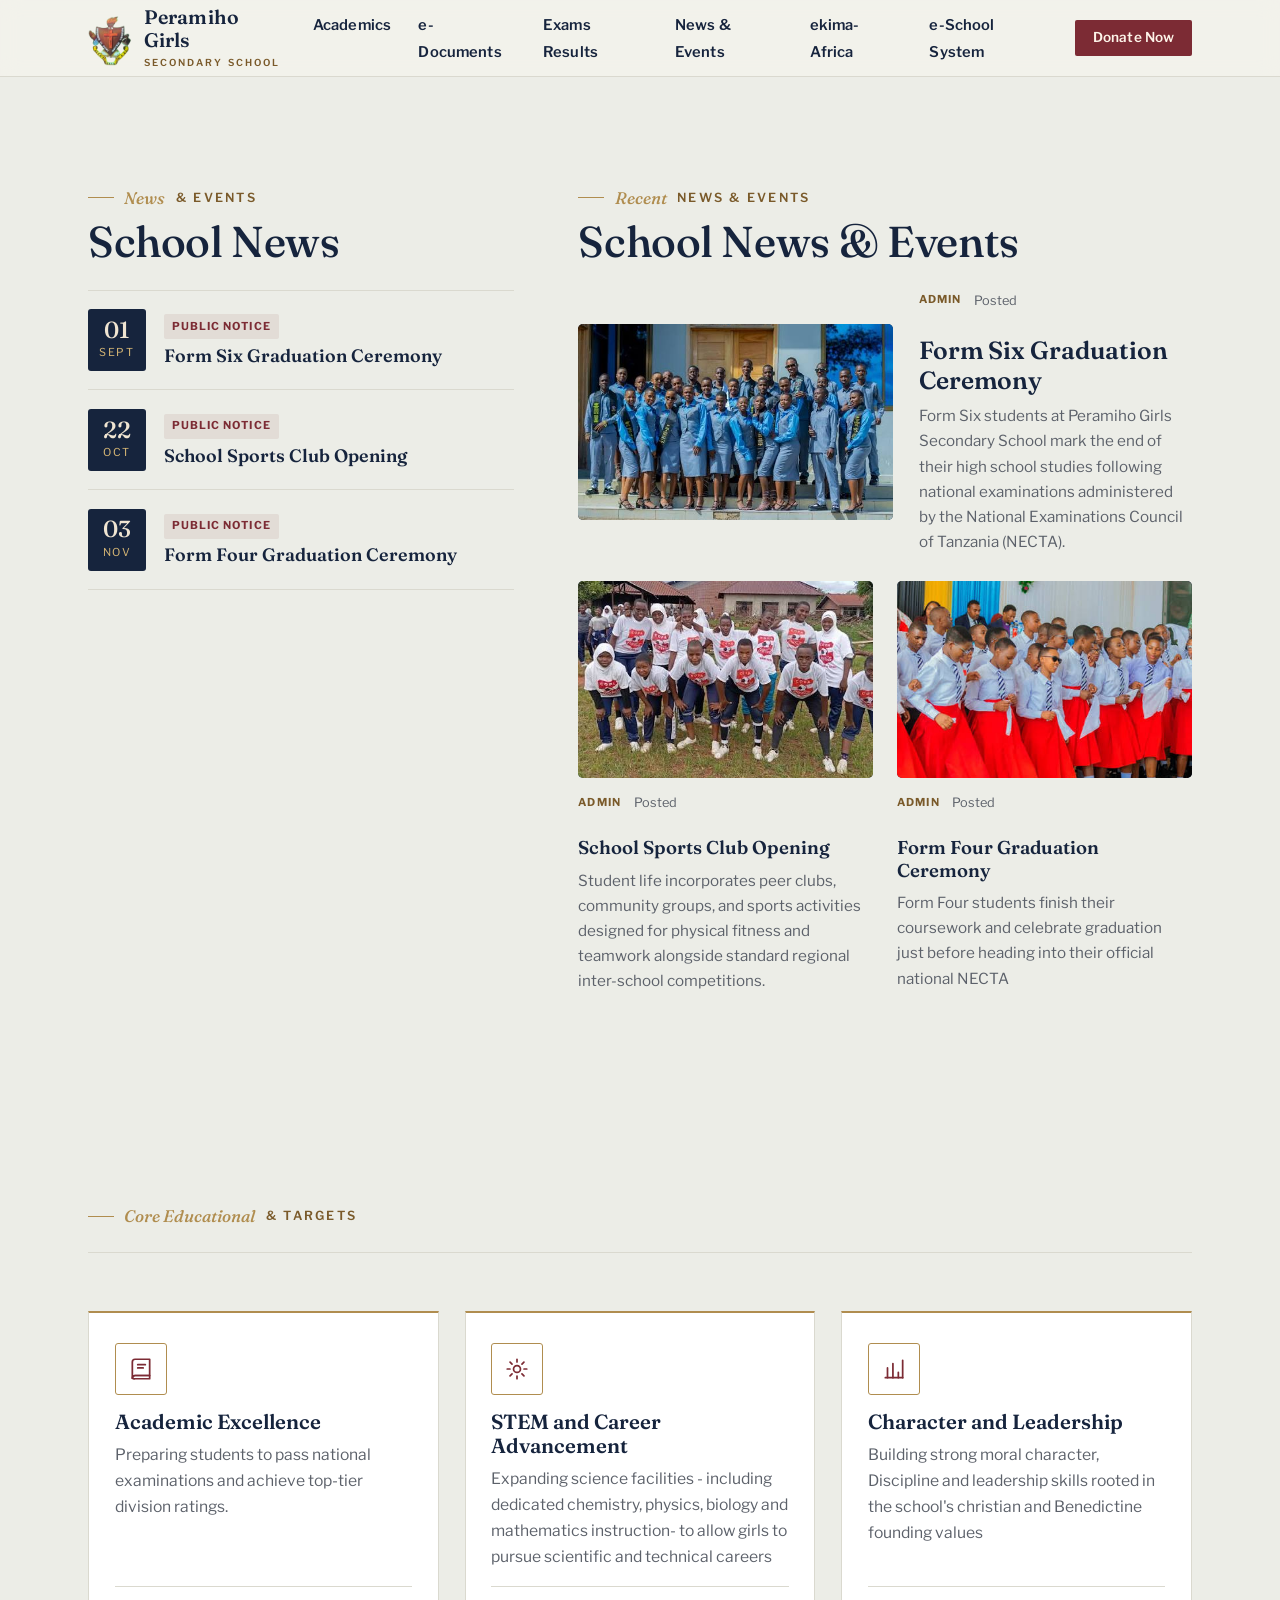
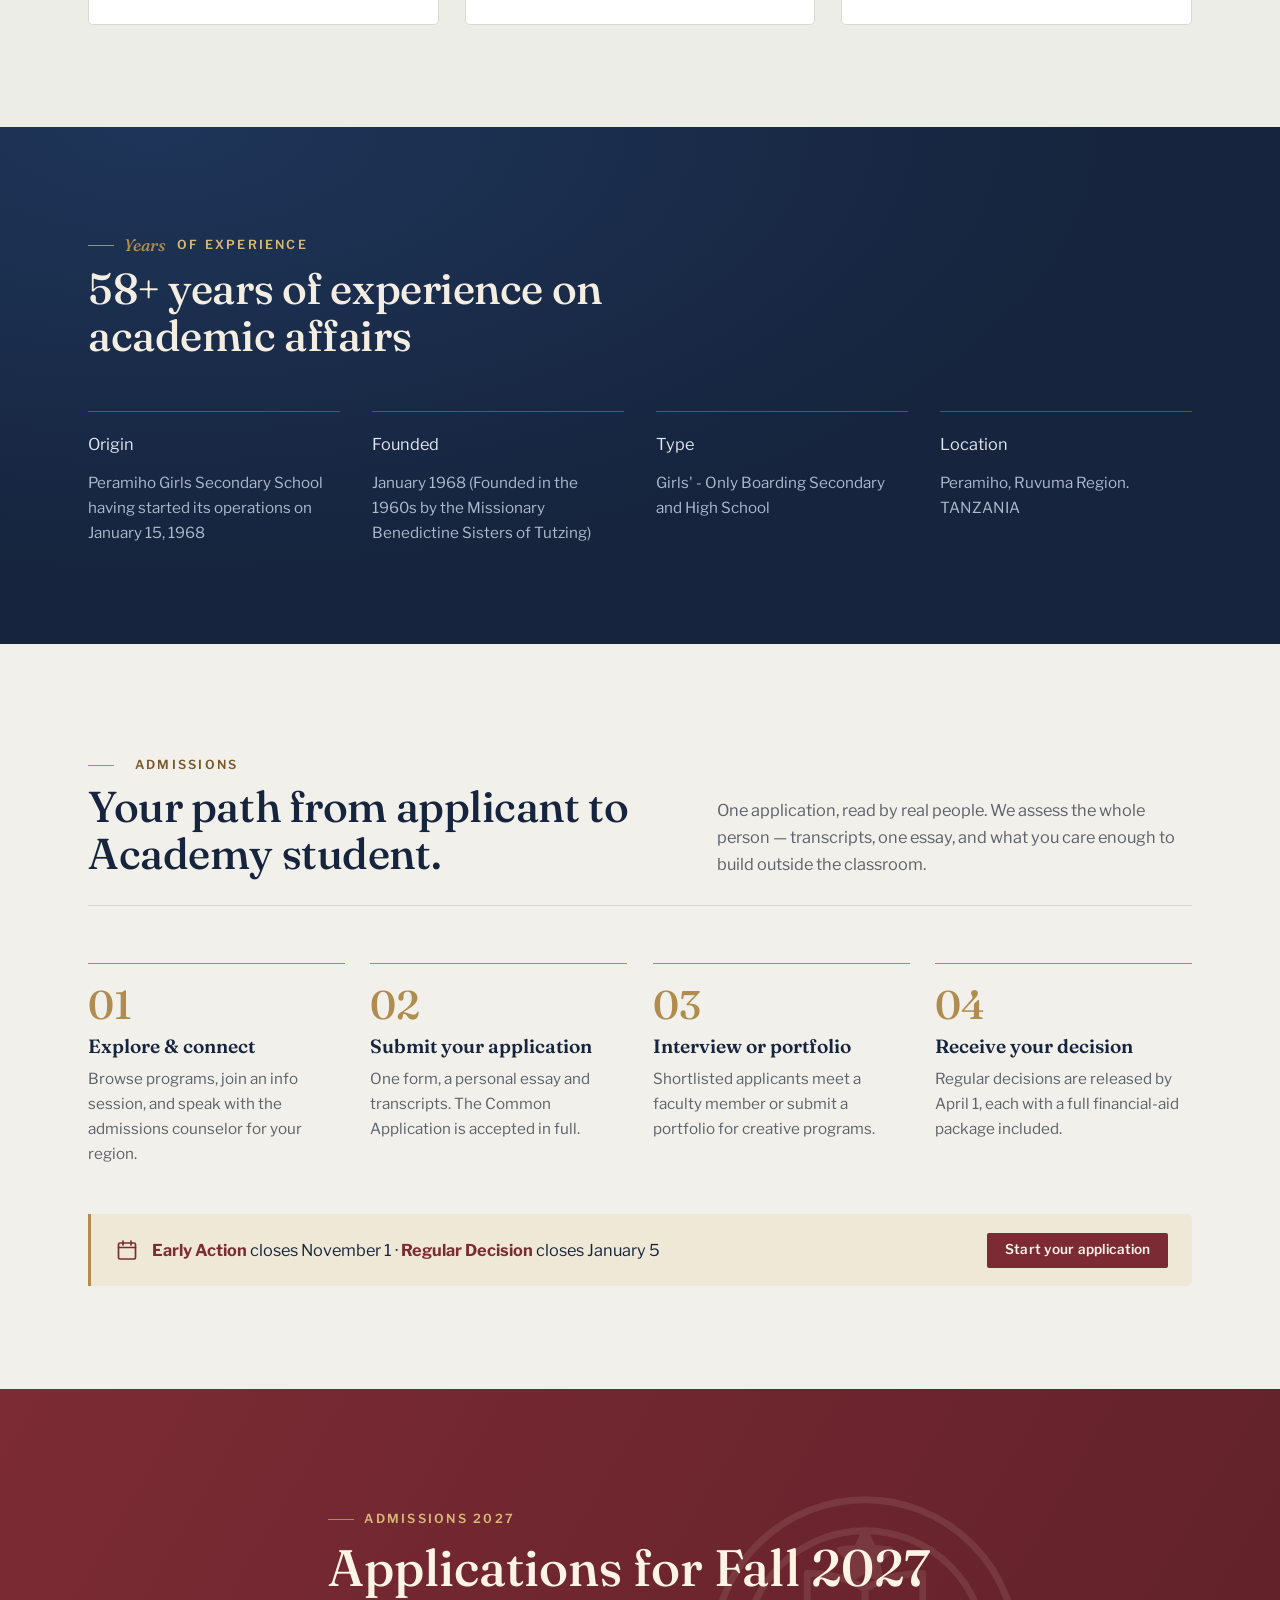
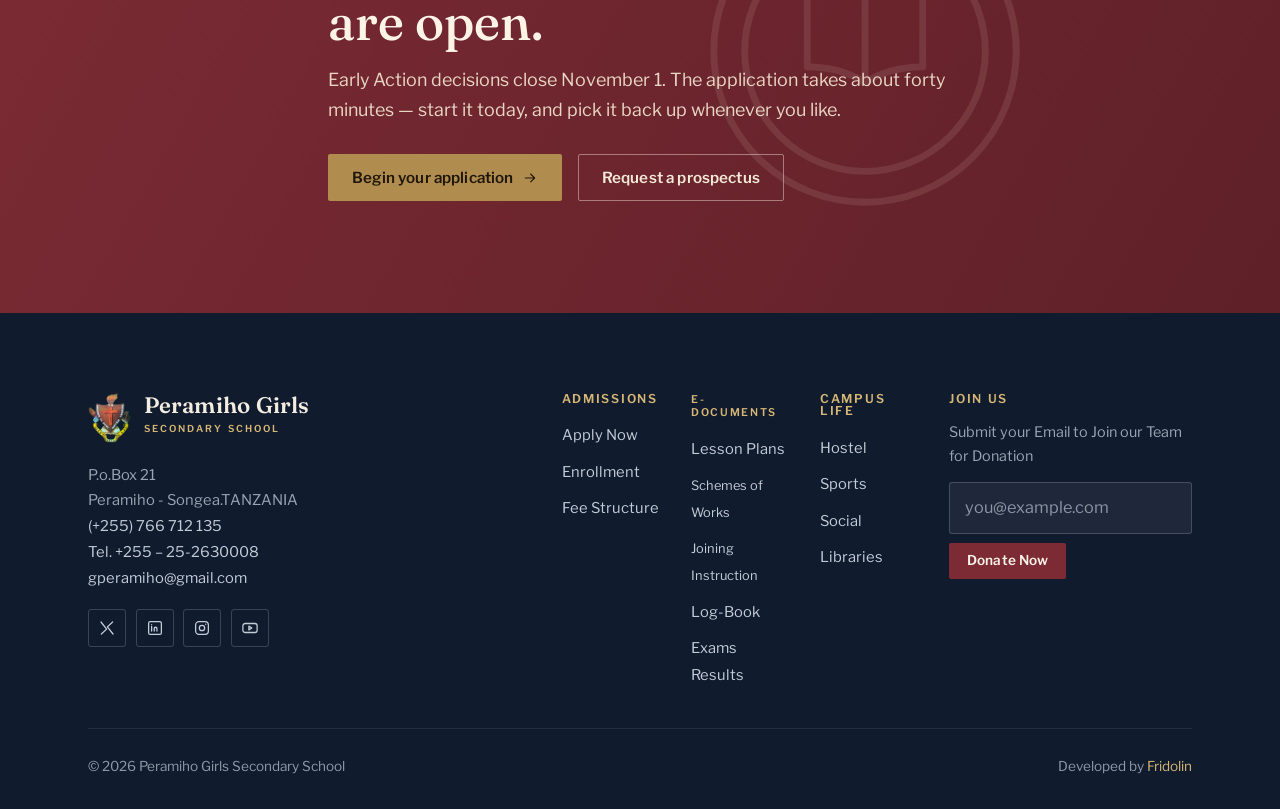
<file: events.html>
<!DOCTYPE html>
<html lang="en">
<head>
  <meta charset="UTF-8">
  <meta name="viewport" content="width=device-width, initial-scale=1">
  <title>Peramiho Girls Secondary | Home</title>
  <meta name="description" content="Academy is a free, prestigious university and college website template built on Bootstrap 5 — programs, admissions steps, faculty, events, campus gallery and news. Vanilla JavaScript, no dependencies.">
  <meta name="theme-color" content="#16243D">
  <meta property="og:title" content="Academy — Free University Website Template">
  <meta property="og:description" content="A collegiate, editorial Bootstrap 5 template for universities and colleges. Free for personal and commercial use.">
  <meta property="og:type" content="website">
  <meta property="og:image" content="img/hero.jpg">
  <link rel="preconnect" href="https://fonts.googleapis.com">
  <link rel="preconnect" href="https://fonts.gstatic.com" crossorigin>
  <link rel="stylesheet" href="https://fonts.googleapis.com/css2?family=Fraunces:opsz,wght@9..144,400;9..144,500;9..144,600;9..144,700&family=Libre+Franklin:wght@400;500;600;700&display=swap">
  <link rel="stylesheet" href="css/vendor/bootstrap.min.css">
  <link rel="stylesheet" href="css/style.css">
  <link rel="icon" href="img/peramihologo.png">
</head>
<body>
<a class="skip-link" href="#main">Skip to main content</a>

<!-- ============================ HEADER ============================ -->
<header class="site-header" id="top">
  <div class="shell site-header__inner">
    <a class="brand" href="index.html" aria-label="Academy University — home">
      <span class="brand__seal" aria-hidden="true">
         <img src="img/peramihologo.png" width="50" height="50" alt="">
         
      </span>
      <span class="brand__word">
        <strong><small>Peramiho Girls</small></strong>
        <em>Secondary School</em>
      </span>
    </a>

       <nav class="primary-nav" id="primary-nav" aria-label="Primary">
      <ul>
      
        <li><a href="academics.html">Academics</a></li>
       
        <li><a href="edocuments.html">e-Documents</a></li>
         <li><a href="eschool/studentlogin.php">Exams Results</a></li>
       
       
        <li><a href="events.html">News &amp; Events</a></li>
          <li><a href="https://admins.ekima.africa/auth">ekima-Africa</a></li>
          <li><a href="https://fmpiza.github.io/schoolsystem/">e-School System</a></li>
      </ul>
    </nav>
    <div class="site-header__actions">
      
      <a class="button button--primary button--sm" href="donate.html">Donate Now</a>
      <button class="nav-toggle" id="nav-toggle" aria-expanded="false" aria-controls="primary-nav" aria-label="Open menu">
        <span></span><span></span><span></span>
      </button>
    </div>
  </div>
</header>

<main id="main">

   <!-- ============================ EVENTS + NEWS ============================ -->
  <section class="section section--news" id="news" aria-labelledby="news-title">
    <div class="shell news__grid">

      <div class="events">
        <p class="eyebrow"><span class="num">News</span> & Events</p>
        <h2 class="section-title" id="news-title">School News</h2>
        <ul class="event-list">
          <li class="event reveal">
            <span class="event__date"><span class="event__day">01</span><span class="event__mon">Sept</span></span>
            <div class="event__body">
              <span class="tag">Public Notice</span>
              <h3 class="event__title">Form Six Graduation Ceremony</h3>
             
            </div>
          </li>
          <li class="event reveal">
            <span class="event__date"><span class="event__day">22</span><span class="event__mon">Oct</span></span>
            <div class="event__body">
              <span class="tag">Public Notice</span>
              <h3 class="event__title">School Sports Club Opening</h3>
             
            </div>
          </li>
          <li class="event reveal">
            <span class="event__date"><span class="event__day">03</span><span class="event__mon">Nov</span></span>
            <div class="event__body">
              <span class="tag">Public Notice</span>
              <h3 class="event__title">Form Four Graduation Ceremony</h3>
             
            </div>
          </li>
         
        </ul>
       
        </div>

      <div class="stories">
        <p class="eyebrow"><span class="num">Recent</span> News & Events</p>
        <h2 class="section-title">School News & Events</h2>
        <div class="story-grid">
          <article class="story reveal">
            <a class="story__media frame" href="#news">
              <img src="img/formsix.jpg" width="1000" height="800" alt="Researcher examining data on a screen in an astrophysics lab">
            </a>
            <div class="story__body">
              <p class="story__meta"><span class="tag tag--plain">Admin</span>Posted</p>
              <h3 class="story__title"><a href="#news">Form Six Graduation Ceremony</a></h3>
              <p class="story__excerpt">Form Six students at Peramiho Girls Secondary School mark the end of their high school studies following national examinations administered by the National Examinations Council of Tanzania (NECTA).</p>
            </div>
          </article>
          <article class="story reveal">
            <a class="story__media frame" href="#news">
              <img src="img/sportsclub.jpg" width="1000" height="800" alt="Graduates in caps and gowns celebrating at commencement">
            </a>
            <div class="story__body">
              <p class="story__meta"><span class="tag tag--plain">Admin</span>Posted</p>
              <h3 class="story__title"><a href="#news">School Sports Club Opening</a></h3>
              <p class="story__excerpt">Student life incorporates peer clubs, community groups, and sports activities designed for physical fitness and teamwork alongside standard regional inter-school competitions. </p>
            </div>
          </article>
          <article class="story reveal">
            <a class="story__media frame" href="#news">
              <img src="img/formfour.jpg" width="1000" height="800" alt="Newly opened glass and stone library wing on campus">
            </a>
            <div class="story__body">
              <p class="story__meta"><span class="tag tag--plain">Admin</span>Posted</p>
              <h3 class="story__title"><a href="#news">Form Four Graduation Ceremony</a></h3>
              <p class="story__excerpt">Form Four students finish their coursework and celebrate graduation just before heading into their official national NECTA</p>
            </div>
          </article>
        </div>
      </div>

    </div>
  </section>


  <!-- ============================ PROGRAMS ============================ -->
  <section class="section" id="programs" aria-labelledby="programs-title">
    <div class="shell">
      <div class="section-head">
        <div>
          <p class="eyebrow"><span class="num">Core Educational</span>  &amp; Targets</p>
       
        </div>
       
      </div>

      <div class="programs">
        <article class="program reveal">
          <span class="program__icon" aria-hidden="true">
            <svg viewBox="0 0 24 24"><path d="M4 5.5A2.5 2.5 0 0 1 6.5 3H20v15H6.5A2.5 2.5 0 0 0 4 20.5Z"/><path d="M4 20.5A2.5 2.5 0 0 1 6.5 18H20v3H6.5A2.5 2.5 0 0 1 4 20.5Z"/><path d="M9 8h7M9 11h5"/></svg>
          </span>
          <h3 class="program__name">Academic Excellence</h3>
          <p class="program__desc">Preparing students to pass national examinations and achieve top-tier division ratings.</p>
          <p class="program__meta">
        </p>
          </article>

        <article class="program reveal">
          <span class="program__icon" aria-hidden="true">
            <svg viewBox="0 0 24 24"><circle cx="12" cy="12" r="3.2"/><path d="M12 3v2.5M12 18.5V21M3 12h2.5M18.5 12H21M5.6 5.6l1.8 1.8M16.6 16.6l1.8 1.8M18.4 5.6l-1.8 1.8M7.4 16.6l-1.8 1.8"/></svg>
          </span>
          <h3 class="program__name"> STEM and Career Advancement</h3>
          <p class="program__desc">Expanding science facilities - including dedicated chemistry, physics, biology and mathematics instruction- to allow girls to pursue scientific and technical careers</p>
           <p class="program__meta">
        </p>
          </article>

        <article class="program reveal">
          <span class="program__icon" aria-hidden="true">
            <svg viewBox="0 0 24 24"><path d="M4 20h16"/><path d="M6 20V11M11 20V7M16 20v-5M20 20V4"/></svg>
          </span>
          <h3 class="program__name"> Character and Leadership</h3>
          <p class="program__desc">Building strong moral character, Discipline and leadership skills rooted in the school's christian and Benedictine founding values</p>
          <p class="program__meta">
        </p>
       
          </article>

  
      </div>
    </div>
  </section>

  

  <!-- ============================ STATS ============================ -->
  <section class="stats" aria-labelledby="stats-title">
    <div class="shell">
      <div class="stats__head">
        <p class="eyebrow eyebrow--brass"><span class="num">Years</span> of Experience</p>
        <h2 class="section-title section-title--light" id="stats-title"> 58+ years of experience on academic affairs
          
          </h2>
      </div>
      <div class="stats__grid">
        <div class="stat reveal">
          <span>Origin</span>
          <span class="stat__label">Peramiho Girls Secondary School having started its operations on January 15, 1968</span>
        </div>
        <div class="stat reveal">
         <span>Founded</span>
          <span class="stat__label">January 1968 (Founded in the 1960s by the Missionary Benedictine Sisters of Tutzing)
            </span>
        </div>
        <div class="stat reveal">
          <span>Type</span>
          <span class="stat__label">Girls' - Only Boarding Secondary and High School</span>
        </div>
        <div class="stat reveal">
          <span>Location</span>
          <span class="stat__label">Peramiho, Ruvuma Region. TANZANIA</span>
        </div>
      </div>
    </div>
  </section>

  

  <!-- ============================ ADMISSIONS STEPS ============================ -->
  <section class="section section--admissions" id="admissions" aria-labelledby="admissions-title">
    <div class="shell">
      <div class="section-head">
        <div>
          <p class="eyebrow"><span class="num"></span> Admissions</p>
          <h2 class="section-title" id="admissions-title">Your path from applicant to Academy student.</h2>
        </div>
        <p class="section-head__note">One application, read by real people. We assess the whole person —
          transcripts, one essay, and what you care enough to build outside the classroom.</p>
      </div>

      <ol class="steps">
        <li class="step reveal">
          <span class="step__num">01</span>
          <h3 class="step__title">Explore &amp; connect</h3>
          <p>Browse programs, join an info session, and speak with the admissions counselor for your region.</p>
        </li>
        <li class="step reveal">
          <span class="step__num">02</span>
          <h3 class="step__title">Submit your application</h3>
          <p>One form, a personal essay and transcripts. The Common Application is accepted in full.</p>
        </li>
        <li class="step reveal">
          <span class="step__num">03</span>
          <h3 class="step__title">Interview or portfolio</h3>
          <p>Shortlisted applicants meet a faculty member or submit a portfolio for creative programs.</p>
        </li>
        <li class="step reveal">
          <span class="step__num">04</span>
          <h3 class="step__title">Receive your decision</h3>
          <p>Regular decisions are released by April 1, each with a full financial-aid package included.</p>
        </li>
      </ol>

      <div class="deadline reveal">
        <div class="deadline__text">
          <svg class="i" viewBox="0 0 24 24" aria-hidden="true"><rect x="3.5" y="5" width="17" height="16" rx="1.5"/><path d="M3.5 9.5h17M8 3v4M16 3v4"/></svg>
          <p><strong>Early Action</strong> closes <time datetime="2026-11-01">November 1</time> ·
            <strong>Regular Decision</strong> closes <time datetime="2027-01-05">January 5</time></p>
        </div>
        <a class="button button--primary button--sm" href="#apply">Start your application</a>
      </div>
    </div>
  </section>

  

 

  <!-- ============================ APPLY CTA ============================ -->
  <section class="apply" id="apply" aria-labelledby="apply-title">
    <div class="shell apply__inner">
      <div class="apply__seal" aria-hidden="true">
        <svg viewBox="0 0 48 48" role="img" focusable="false">
          <circle class="ring" cx="24" cy="24" r="22"/>
          <circle class="ring ring--in" cx="24" cy="24" r="17.5"/>
          <path class="page" d="M24 15c-2.6-1.7-5.5-2.3-8.4-2.3v13.6c2.9 0 5.8.6 8.4 2.3 2.6-1.7 5.5-2.3 8.4-2.3V12.7c-2.9 0-5.8.6-8.4 2.3Z"/>
          <path class="page" d="M24 15v13.6"/>
          <path class="star" d="M24 6.6l1.1 2.4 2.5.3-1.9 1.7.5 2.5L24 12.3l-2.2 1.2.5-2.5-1.9-1.7 2.5-.3L24 6.6Z"/>
        </svg>
      </div>
      <p class="eyebrow eyebrow--brass">Admissions 2027</p>
      <h2 class="apply__title" id="apply-title">Applications for Fall 2027 are open.</h2>
      <p class="apply__lead">Early Action decisions close November 1. The application takes about forty
        minutes — start it today, and pick it back up whenever you like.</p>
      <div class="apply__cta">
        <a class="button button--brass" href="application.html">Begin your application
          <svg class="i" viewBox="0 0 24 24" aria-hidden="true"><path d="M5 12h14M13 6l6 6-6 6"/></svg></a>
        <a class="button button--ghost" href="#admissions">Request a prospectus</a>
      </div>
    </div>
  </section>

</main>

<!-- ============================ FOOTER ============================ -->
<footer class="site-footer" role="contentinfo">
  <div class="shell">
    <div class="footer__top">
      <div class="footer__brand">
        <a class="brand brand--footer" href="#top" aria-label="Academy University — home">
          <span class="brand__seal" aria-hidden="true">
            <img src="img/peramihologo.png" width="50" height="50" alt="">
         
          </span>
          <span class="brand__word">
            <strong>Peramiho Girls</strong>
            <em>Secondary School</em>
          </span>
        </a>
        <address class="footer__addr">
        P.o.Box 21<br>
          Peramiho - Songea.TANZANIA<br>
         
             <a href="tel:+255766712135">(+255) 766 712 135 
          </a><br>
           <a href="tel:+255252630008">Tel. +255 – 25-2630008 
            </a><br>
          <a href="mailto:gperamiho@gmail.com">gperamiho@gmail.com</a>
        </address>
        <div class="footer__social">
          <a href="#news" aria-label="Academy on X">
            <svg class="i" viewBox="0 0 24 24" aria-hidden="true"><path d="M4 4l7.5 9.5L4.5 20M20 20l-7.5-9.5L19.5 4"/></svg>
          </a>
          <a href="#news" aria-label="Academy on LinkedIn">
            <svg class="i" viewBox="0 0 24 24" aria-hidden="true"><rect x="3.5" y="3.5" width="17" height="17" rx="2"/><path d="M7.5 10v6M7.5 7.5v.01M11 16v-3.2a1.8 1.8 0 0 1 3.6 0V16M11 12v4"/></svg>
          </a>
          <a href="#news" aria-label="Academy on Instagram">
            <svg class="i" viewBox="0 0 24 24" aria-hidden="true"><rect x="3.5" y="3.5" width="17" height="17" rx="4.5"/><circle cx="12" cy="12" r="3.6"/><path d="M17 7v.01"/></svg>
          </a>
          <a href="#news" aria-label="Academy on YouTube">
            <svg class="i" viewBox="0 0 24 24" aria-hidden="true"><rect x="2.5" y="6" width="19" height="12" rx="3"/><path d="M10.5 9.5l4 2.5-4 2.5Z"/></svg>
          </a>
        </div>
      </div>

      <nav class="footer__cols" aria-label="Footer">
        <div class="footer__col">
          <h2>Admissions</h2>
          <ul>
            <li><a href="#apply">Apply Now</a></li>
            <li><a href="eschool/">Enrollment</a></li>
            <li><a href="eschool/">Fee Structure</a></li>
      
          </ul>
        </div>
        <div class="footer__col">
          <h2><small>e-Documents</small></h2>
          <ul>
            <li><a href="#programs">Lesson Plans</a></li>
             <li><a href="#programs"><small>Schemes of Works</small></a></li>
            <li><a href="peramihojoininginstruction.pdf"><small>Joining Instruction</small></a></li>
            <li><a href="peramihologbook.pdf">Log-Book</a></li>
            <li><a href="#about">Exams Results</a></li>
           
          </ul>
        </div>
        <div class="footer__col">
          <h2>Campus Life</h2>
          <ul>
            <li><a href="#campus">Hostel</a></li>
            <li><a href="#campus">Sports</a></li>
            <li><a href="#campus">Social</a></li>
            <li><a href="#about">Libraries</a></li>
            
          </ul>
        </div>
        <div class="footer__col footer__col--wide">
          <h2>Join Us</h2>
          <p class="footer__note">Submit your Email to Join our Team for Donation</p>
          <form class="subscribe" id="subscribe" novalidate>
            <label class="visually-hidden" for="sub-email">Email address</label>
            <input type="email" id="sub-email" name="email" placeholder="you@example.com" autocomplete="email" required>
            <button type="submit" class="button button--primary button--sm">Donate Now</button>
            <p class="subscribe__msg" id="sub-msg" role="status" aria-live="polite"></p>
          </form>
        </div>
      </nav>
    </div>

    <div class="footer__bottom">
      <p>© 2026 Peramiho Girls Secondary School</p>
      <p class="footer__credit">Developed by <a href="https://fmpiza.github.io/webfridolin" rel="noopener">Fridolin</a>
       </p>
    </div>
  </div>
</footer>

<script src="js/vendor/bootstrap.bundle.min.js"></script>
<script src="js/main.js"></script>

<script type="application/ld+json">
{
  "@context": "https://schema.org",
  "@type": "CollegeOrUniversity",
  "name": "Academy University",
  "url": "https://uicookies.com/",
  "slogan": "Per Studia Ad Astra",
  "foundingDate": "1887",
  "description": "Academy is an independent research university in Ashcroft, Massachusetts, with nine faculties and more than 120 degree programs.",
  "address": {
    "@type": "PostalAddress",
    "streetAddress": "300 Elm Row",
    "addressLocality": "Ashcroft",
    "addressRegion": "MA",
    "postalCode": "01984",
    "addressCountry": "US"
  },
  "numberOfStudents": 11400
}
</script>
</body>
</html>
</file>
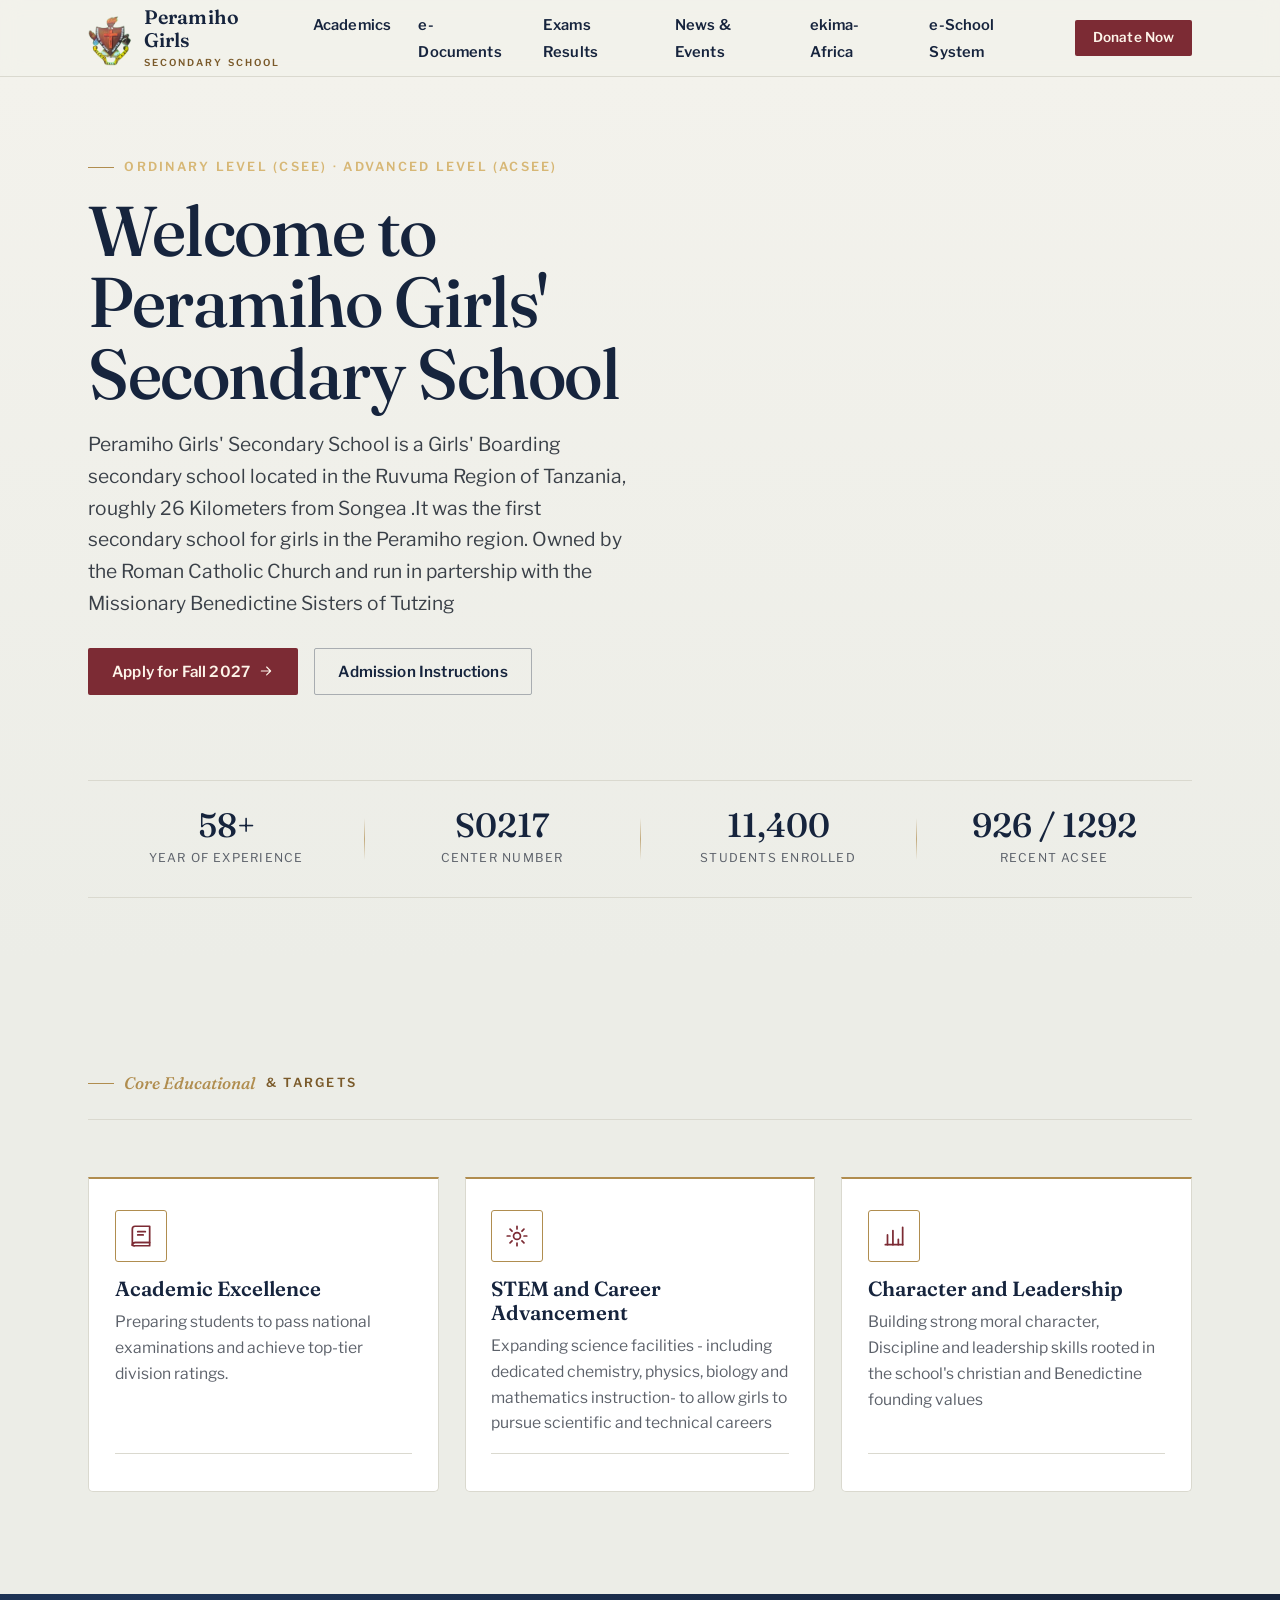
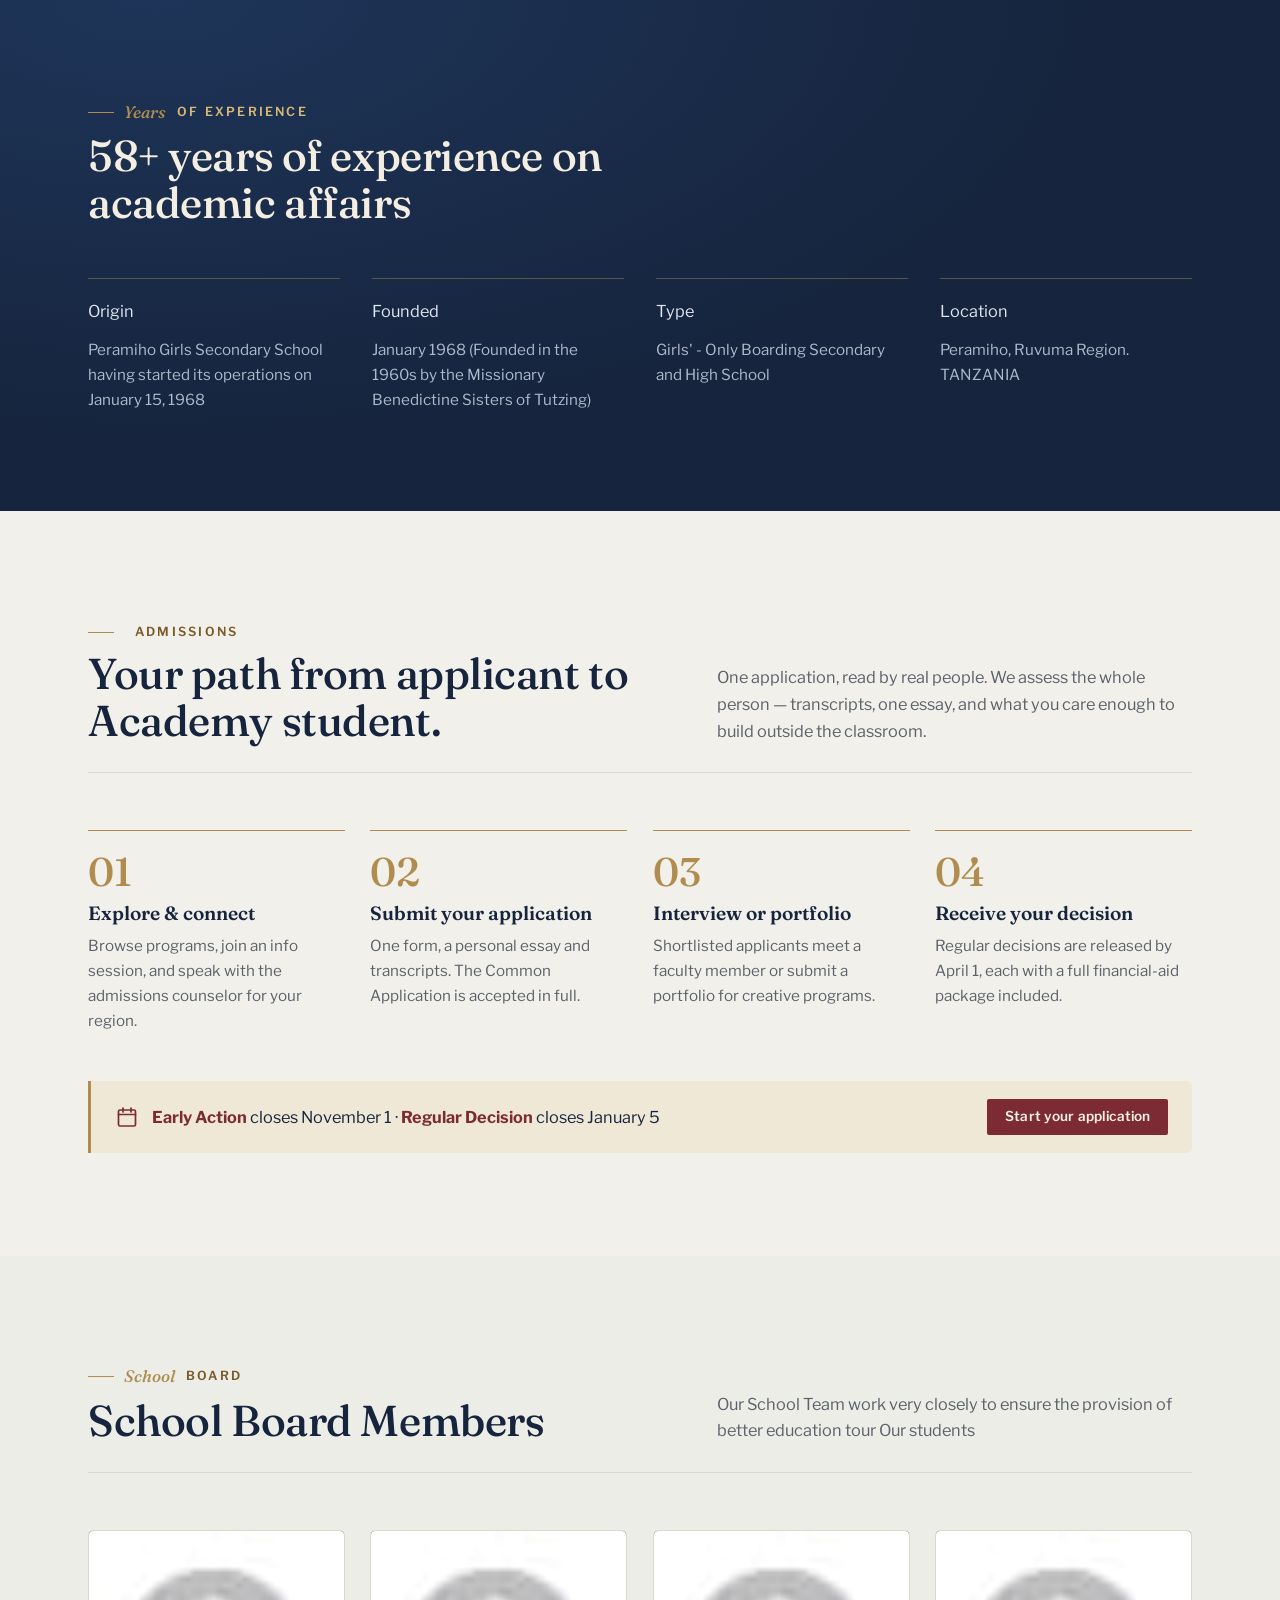
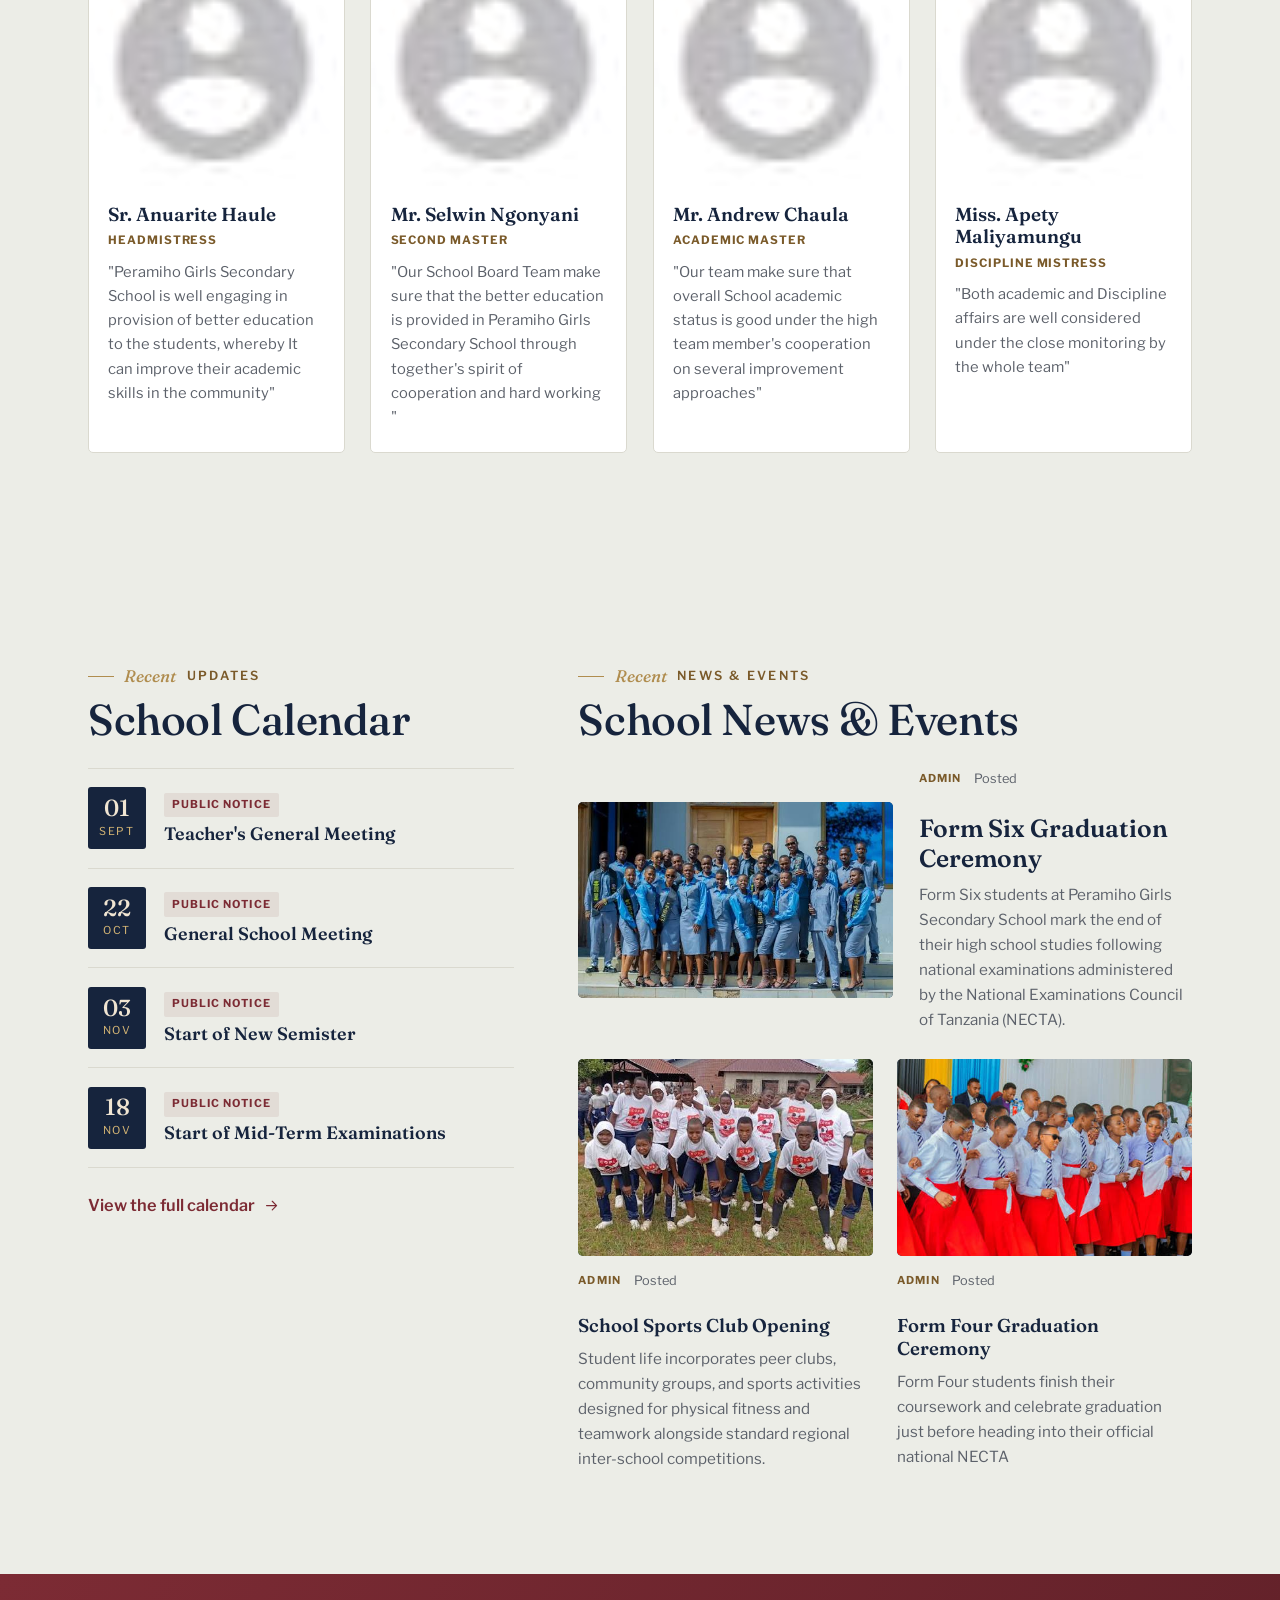
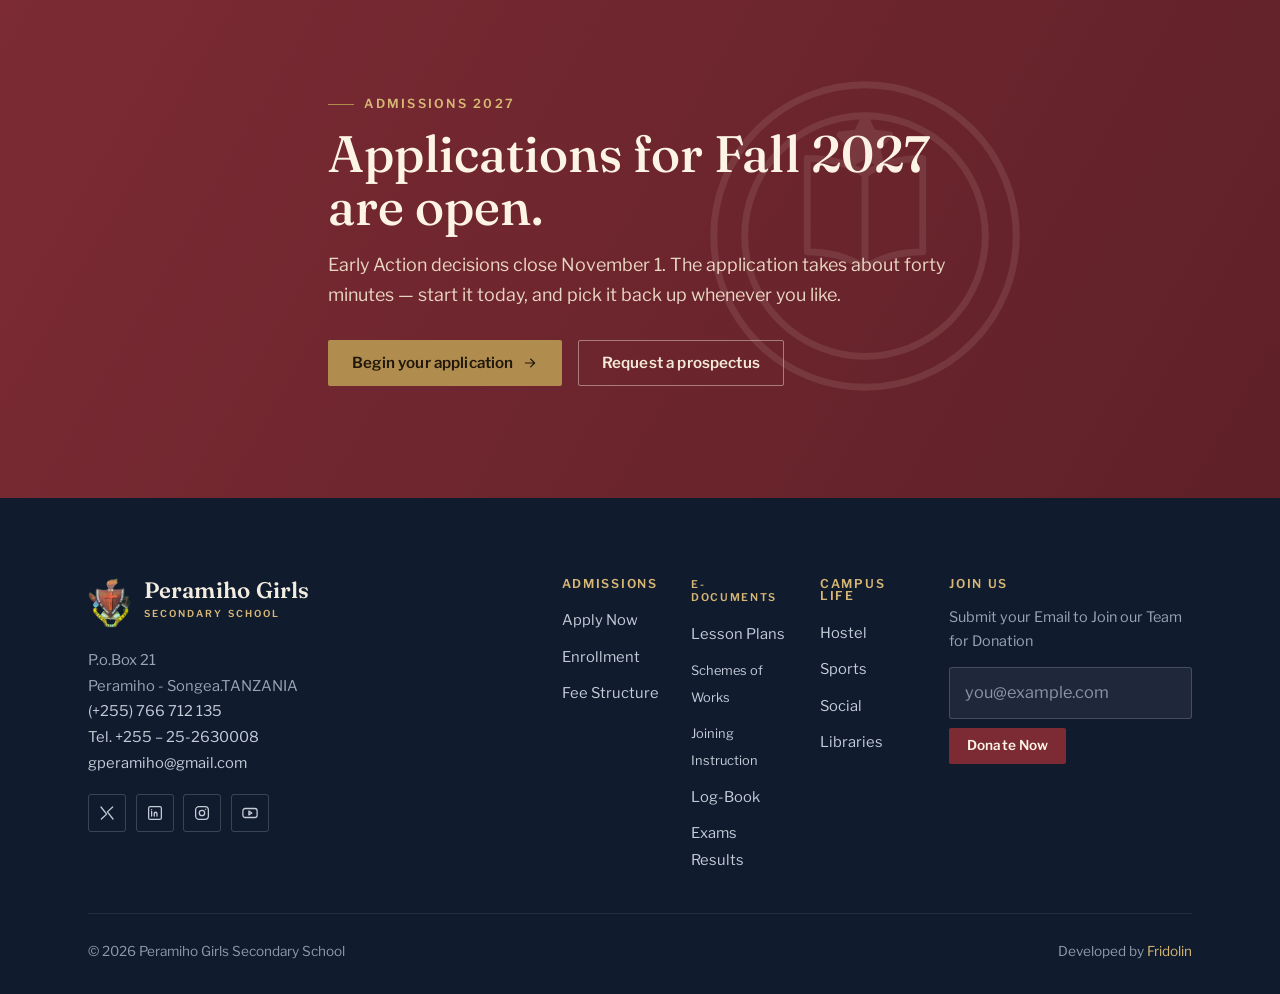
<file: home.html>
<!DOCTYPE html>
<html lang="en">
<head>
  <meta charset="UTF-8">
  <meta name="viewport" content="width=device-width, initial-scale=1">
  <title>Peramiho Girls Secondary | Home</title>
  <meta name="description" content="Academy is a free, prestigious university and college website template built on Bootstrap 5 — programs, admissions steps, faculty, events, campus gallery and news. Vanilla JavaScript, no dependencies.">
  <meta name="theme-color" content="#16243D">
  <meta property="og:title" content="Academy — Free University Website Template">
  <meta property="og:description" content="A collegiate, editorial Bootstrap 5 template for universities and colleges. Free for personal and commercial use.">
  <meta property="og:type" content="website">
  <meta property="og:image" content="img/hero.jpg">
  <link rel="preconnect" href="https://fonts.googleapis.com">
  <link rel="preconnect" href="https://fonts.gstatic.com" crossorigin>
  <link rel="stylesheet" href="https://fonts.googleapis.com/css2?family=Fraunces:opsz,wght@9..144,400;9..144,500;9..144,600;9..144,700&family=Libre+Franklin:wght@400;500;600;700&display=swap">
  <link rel="stylesheet" href="css/vendor/bootstrap.min.css">
  <link rel="stylesheet" href="css/style.css">
  <link rel="icon" href="img/peramihologo.png">
</head>
<body>
<a class="skip-link" href="#main">Skip to main content</a>

<!-- ============================ HEADER ============================ -->
<header class="site-header" id="top">
  <div class="shell site-header__inner">
    <a class="brand" href="index.html" aria-label="Academy University — home">
      <span class="brand__seal" aria-hidden="true">
         <img src="img/peramihologo.png" width="50" height="50" alt="">
         
      </span>
      <span class="brand__word">
        <strong><small>Peramiho Girls</small></strong>
        <em>Secondary School</em>
      </span>
    </a>

    <nav class="primary-nav" id="primary-nav" aria-label="Primary">
      <ul>
      
        <li><a href="academics.html">Academics</a></li>
       
        <li><a href="edocuments.html">e-Documents</a></li>
         <li><a href="eschool/studentlogin.php">Exams Results</a></li>
       
       
        <li><a href="events.html">News &amp; Events</a></li>
          <li><a href="https://admins.ekima.africa/auth">ekima-Africa</a></li>
          <li><a href="https://fmpiza.github.io/schoolsystem/">e-School System</a></li>
      </ul>
    </nav>

    <div class="site-header__actions">
      
      <a class="button button--primary button--sm" href="donate.html">Donate Now</a>
      <button class="nav-toggle" id="nav-toggle" aria-expanded="false" aria-controls="primary-nav" aria-label="Open menu">
        <span></span><span></span><span></span>
      </button>
    </div>
  </div>
</header>

<main id="main">

  <!-- ============================ HERO ============================ -->
  <section class="hero" aria-labelledby="hero-title">
    <div class="shell hero__grid">
      <div class="hero__body">
        <p class="eyebrow eyebrow--brass reveal">Ordinary Level (CSEE) · Advanced Level (ACSEE)</p>
        <h3 class="hero__title reveal" id="hero-title">Welcome to Peramiho Girls' Secondary School</h3>
        <p class="hero__lead reveal">
          Peramiho Girls' Secondary School is a Girls' Boarding secondary school located in the Ruvuma Region of Tanzania, roughly 26 Kilometers from Songea
          .It was the first secondary school for girls in the Peramiho region. Owned by the Roman Catholic Church and run in partership with the Missionary Benedictine Sisters of Tutzing</p>
        <div class="hero__cta reveal">
          <a class="button button--primary" href="#apply">Apply for Fall 2027
            <svg class="i" viewBox="0 0 24 24" aria-hidden="true"><path d="M5 12h14M13 6l6 6-6 6"/></svg>
          </a>
          <a class="button button--outline" href="#admissions">Admission Instructions</a>
        </div>
        <p class="hero__meta reveal">
         
         
    </div>
         
        </p>
      </div>
     
    <!-- credential ribbon -->
    <div class="shell">
      <ul class="ribbon reveal" aria-label="University at a glance">
        <li><span class="ribbon__num">58+</span><span class="ribbon__lbl">Year of Experience</span></li>
        <li><span class="ribbon__num">S0217</span><span class="ribbon__lbl">Center Number</span></li>
        <li><span class="ribbon__num">11,400</span><span class="ribbon__lbl">Students enrolled</span></li>
        <li><span class="ribbon__num">926 / 1292</span><span class="ribbon__lbl">Recent ACSEE</span></li>
      </ul>
    </div>
  </section>

  <!-- ============================ PROGRAMS ============================ -->
  <section class="section" id="programs" aria-labelledby="programs-title">
    <div class="shell">
      <div class="section-head">
        <div>
          <p class="eyebrow"><span class="num">Core Educational</span>  &amp; Targets</p>
       
        </div>
       
      </div>

      <div class="programs">
        <article class="program reveal">
          <span class="program__icon" aria-hidden="true">
            <svg viewBox="0 0 24 24"><path d="M4 5.5A2.5 2.5 0 0 1 6.5 3H20v15H6.5A2.5 2.5 0 0 0 4 20.5Z"/><path d="M4 20.5A2.5 2.5 0 0 1 6.5 18H20v3H6.5A2.5 2.5 0 0 1 4 20.5Z"/><path d="M9 8h7M9 11h5"/></svg>
          </span>
          <h3 class="program__name">Academic Excellence</h3>
          <p class="program__desc">Preparing students to pass national examinations and achieve top-tier division ratings.</p>
          <p class="program__meta">
        </p>
          </article>

        <article class="program reveal">
          <span class="program__icon" aria-hidden="true">
            <svg viewBox="0 0 24 24"><circle cx="12" cy="12" r="3.2"/><path d="M12 3v2.5M12 18.5V21M3 12h2.5M18.5 12H21M5.6 5.6l1.8 1.8M16.6 16.6l1.8 1.8M18.4 5.6l-1.8 1.8M7.4 16.6l-1.8 1.8"/></svg>
          </span>
          <h3 class="program__name"> STEM and Career Advancement</h3>
          <p class="program__desc">Expanding science facilities - including dedicated chemistry, physics, biology and mathematics instruction- to allow girls to pursue scientific and technical careers</p>
           <p class="program__meta">
        </p>
          </article>

        <article class="program reveal">
          <span class="program__icon" aria-hidden="true">
            <svg viewBox="0 0 24 24"><path d="M4 20h16"/><path d="M6 20V11M11 20V7M16 20v-5M20 20V4"/></svg>
          </span>
          <h3 class="program__name"> Character and Leadership</h3>
          <p class="program__desc">Building strong moral character, Discipline and leadership skills rooted in the school's christian and Benedictine founding values</p>
          <p class="program__meta">
        </p>
       
          </article>

  
      </div>
    </div>
  </section>

  

  <!-- ============================ STATS ============================ -->
  <section class="stats" aria-labelledby="stats-title">
    <div class="shell">
      <div class="stats__head">
        <p class="eyebrow eyebrow--brass"><span class="num">Years</span> of Experience</p>
        <h2 class="section-title section-title--light" id="stats-title"> 58+ years of experience on academic affairs
          
          </h2>
      </div>
      <div class="stats__grid">
        <div class="stat reveal">
          <span>Origin</span>
          <span class="stat__label">Peramiho Girls Secondary School having started its operations on January 15, 1968</span>
        </div>
        <div class="stat reveal">
         <span>Founded</span>
          <span class="stat__label">January 1968 (Founded in the 1960s by the Missionary Benedictine Sisters of Tutzing)
            </span>
        </div>
        <div class="stat reveal">
          <span>Type</span>
          <span class="stat__label">Girls' - Only Boarding Secondary and High School</span>
        </div>
        <div class="stat reveal">
          <span>Location</span>
          <span class="stat__label">Peramiho, Ruvuma Region. TANZANIA</span>
        </div>
      </div>
    </div>
  </section>

  

  <!-- ============================ ADMISSIONS STEPS ============================ -->
  <section class="section section--admissions" id="admissions" aria-labelledby="admissions-title">
    <div class="shell">
      <div class="section-head">
        <div>
          <p class="eyebrow"><span class="num"></span> Admissions</p>
          <h2 class="section-title" id="admissions-title">Your path from applicant to Academy student.</h2>
        </div>
        <p class="section-head__note">One application, read by real people. We assess the whole person —
          transcripts, one essay, and what you care enough to build outside the classroom.</p>
      </div>

      <ol class="steps">
        <li class="step reveal">
          <span class="step__num">01</span>
          <h3 class="step__title">Explore &amp; connect</h3>
          <p>Browse programs, join an info session, and speak with the admissions counselor for your region.</p>
        </li>
        <li class="step reveal">
          <span class="step__num">02</span>
          <h3 class="step__title">Submit your application</h3>
          <p>One form, a personal essay and transcripts. The Common Application is accepted in full.</p>
        </li>
        <li class="step reveal">
          <span class="step__num">03</span>
          <h3 class="step__title">Interview or portfolio</h3>
          <p>Shortlisted applicants meet a faculty member or submit a portfolio for creative programs.</p>
        </li>
        <li class="step reveal">
          <span class="step__num">04</span>
          <h3 class="step__title">Receive your decision</h3>
          <p>Regular decisions are released by April 1, each with a full financial-aid package included.</p>
        </li>
      </ol>

      <div class="deadline reveal">
        <div class="deadline__text">
          <svg class="i" viewBox="0 0 24 24" aria-hidden="true"><rect x="3.5" y="5" width="17" height="16" rx="1.5"/><path d="M3.5 9.5h17M8 3v4M16 3v4"/></svg>
          <p><strong>Early Action</strong> closes <time datetime="2026-11-01">November 1</time> ·
            <strong>Regular Decision</strong> closes <time datetime="2027-01-05">January 5</time></p>
        </div>
        <a class="button button--primary button--sm" href="#apply">Start your application</a>
      </div>
    </div>
  </section>

  <!-- ============================ FACULTY ============================ -->
  <section class="section section--faculty" id="faculty" aria-labelledby="faculty-title">
    <div class="shell">
      <div class="section-head">
        <div>
          <p class="eyebrow"><span class="num">School</span> Board</p>
          <h2 class="section-title" id="faculty-title">School Board Members</h2>
        </div>
        <p class="section-head__note">Our School Team work very closely to ensure the provision of better education tour Our students
         
          </p>
      </div>

      <div class="faculty">
        <article class="prof reveal">
          <div class="prof__photo"><img src="img/profile.JPG" width="100" height="100" alt="Portrait of Dr. Eleanor Vance"></div>
        
          <div class="prof__body">
            <h3 class="prof__name">Sr. Anuarite Haule</h3>
            <p class="prof__role">Headmistress</p>
            <p class="prof__note">"Peramiho Girls Secondary School is well engaging in provision of better education to the students, whereby It can improve their academic skills in the community"</p>
          </div>
        </article>
        <article class="prof reveal">
         <div class="prof__photo"><img src="img/profile.JPG" width="100" height="100" alt="Portrait of Dr. Eleanor Vance"></div>
        
          <div class="prof__body">
            <h3 class="prof__name">Mr. Selwin Ngonyani</h3>
            <p class="prof__role">Second Master</p>
            <p class="prof__note">"Our School Board Team make sure that the better education is provided in Peramiho Girls Secondary School through together's spirit of cooperation and hard working "</p>
          </div>
        </article>
        <article class="prof reveal">
         <div class="prof__photo"><img src="img/profile.JPG" width="100" height="100" alt="Portrait of Dr. Eleanor Vance"></div>
        
          <div class="prof__body">
            <h3 class="prof__name">Mr. Andrew Chaula</h3>
            <p class="prof__role">Academic Master</p>
            <p class="prof__note">"Our team make sure that overall School academic status is good under the high team member's cooperation on several improvement approaches"</p>
          </div>
        </article>
        <article class="prof reveal">
          <div class="prof__photo"><img src="img/profile.JPG" width="100" height="100" alt="Portrait of Dr. Eleanor Vance"></div>
        
          <div class="prof__body">
            <h3 class="prof__name">Miss. Apety Maliyamungu</h3>
            <p class="prof__role">Discipline Mistress</p>
            <p class="prof__note">"Both academic and Discipline affairs are well considered under the close monitoring by the whole team"</p>
          </div>
        </article>
      </div>
    </div>
  </section>

  <!-- ============================ EVENTS + NEWS ============================ -->
  <section class="section section--news" id="news" aria-labelledby="news-title">
    <div class="shell news__grid">

      <div class="events">
        <p class="eyebrow"><span class="num">Recent</span> Updates</p>
        <h2 class="section-title" id="news-title">School Calendar</h2>
        <ul class="event-list">
          <li class="event reveal">
            <span class="event__date"><span class="event__day">01</span><span class="event__mon">Sept</span></span>
            <div class="event__body">
              <span class="tag">Public Notice</span>
              <h3 class="event__title">Teacher's General Meeting</h3>
             
            </div>
          </li>
          <li class="event reveal">
            <span class="event__date"><span class="event__day">22</span><span class="event__mon">Oct</span></span>
            <div class="event__body">
              <span class="tag">Public Notice</span>
              <h3 class="event__title">General School Meeting</h3>
             
            </div>
          </li>
          <li class="event reveal">
            <span class="event__date"><span class="event__day">03</span><span class="event__mon">Nov</span></span>
            <div class="event__body">
              <span class="tag">Public Notice</span>
              <h3 class="event__title">Start of New Semister</h3>
             
            </div>
          </li>
          <li class="event reveal">
            <span class="event__date"><span class="event__day">18</span><span class="event__mon">Nov</span></span>
            <div class="event__body">
              <span class="tag">Public Notice</span>
              <h3 class="event__title">Start of Mid-Term Examinations</h3>
             
            </div>
          </li>
        </ul>
        <a class="textlink" href="eschool/">View the full calendar
          <svg class="i" viewBox="0 0 24 24" aria-hidden="true"><path d="M5 12h14M13 6l6 6-6 6"/></svg></a>
      </div>

      <div class="stories">
        <p class="eyebrow"><span class="num">Recent</span> News & Events</p>
        <h2 class="section-title">School News & Events</h2>
        <div class="story-grid">
          <article class="story reveal">
            <a class="story__media frame" href="#news">
              <img src="img/formsix.jpg" width="1000" height="800" alt="Researcher examining data on a screen in an astrophysics lab">
            </a>
            <div class="story__body">
              <p class="story__meta"><span class="tag tag--plain">Admin</span>Posted</p>
              <h3 class="story__title"><a href="#news">Form Six Graduation Ceremony</a></h3>
              <p class="story__excerpt">Form Six students at Peramiho Girls Secondary School mark the end of their high school studies following national examinations administered by the National Examinations Council of Tanzania (NECTA).</p>
            </div>
          </article>
          <article class="story reveal">
            <a class="story__media frame" href="#news">
              <img src="img/sportsclub.jpg" width="1000" height="800" alt="Graduates in caps and gowns celebrating at commencement">
            </a>
            <div class="story__body">
              <p class="story__meta"><span class="tag tag--plain">Admin</span>Posted</p>
              <h3 class="story__title"><a href="#news">School Sports Club Opening</a></h3>
              <p class="story__excerpt">Student life incorporates peer clubs, community groups, and sports activities designed for physical fitness and teamwork alongside standard regional inter-school competitions. </p>
            </div>
          </article>
          <article class="story reveal">
            <a class="story__media frame" href="#news">
              <img src="img/formfour.jpg" width="1000" height="800" alt="Newly opened glass and stone library wing on campus">
            </a>
            <div class="story__body">
              <p class="story__meta"><span class="tag tag--plain">Admin</span>Posted</p>
              <h3 class="story__title"><a href="#news">Form Four Graduation Ceremony</a></h3>
              <p class="story__excerpt">Form Four students finish their coursework and celebrate graduation just before heading into their official national NECTA</p>
            </div>
          </article>
        </div>
      </div>

    </div>
  </section>

  <!-- ============================ APPLY CTA ============================ -->
  <section class="apply" id="apply" aria-labelledby="apply-title">
    <div class="shell apply__inner">
      <div class="apply__seal" aria-hidden="true">
        <svg viewBox="0 0 48 48" role="img" focusable="false">
          <circle class="ring" cx="24" cy="24" r="22"/>
          <circle class="ring ring--in" cx="24" cy="24" r="17.5"/>
          <path class="page" d="M24 15c-2.6-1.7-5.5-2.3-8.4-2.3v13.6c2.9 0 5.8.6 8.4 2.3 2.6-1.7 5.5-2.3 8.4-2.3V12.7c-2.9 0-5.8.6-8.4 2.3Z"/>
          <path class="page" d="M24 15v13.6"/>
          <path class="star" d="M24 6.6l1.1 2.4 2.5.3-1.9 1.7.5 2.5L24 12.3l-2.2 1.2.5-2.5-1.9-1.7 2.5-.3L24 6.6Z"/>
        </svg>
      </div>
      <p class="eyebrow eyebrow--brass">Admissions 2027</p>
      <h2 class="apply__title" id="apply-title">Applications for Fall 2027 are open.</h2>
      <p class="apply__lead">Early Action decisions close November 1. The application takes about forty
        minutes — start it today, and pick it back up whenever you like.</p>
      <div class="apply__cta">
        <a class="button button--brass" href="application.html">Begin your application
          <svg class="i" viewBox="0 0 24 24" aria-hidden="true"><path d="M5 12h14M13 6l6 6-6 6"/></svg></a>
        <a class="button button--ghost" href="#admissions">Request a prospectus</a>
      </div>
    </div>
  </section>

</main>

<!-- ============================ FOOTER ============================ -->
<footer class="site-footer" role="contentinfo">
  <div class="shell">
    <div class="footer__top">
      <div class="footer__brand">
        <a class="brand brand--footer" href="#top" aria-label="Academy University — home">
          <span class="brand__seal" aria-hidden="true">
            <img src="img/peramihologo.png" width="50" height="50" alt="">
         
          </span>
          <span class="brand__word">
            <strong>Peramiho Girls</strong>
            <em>Secondary School</em>
          </span>
        </a>
        <address class="footer__addr">
        P.o.Box 21<br>
          Peramiho - Songea.TANZANIA<br>
         
             <a href="tel:+255766712135">(+255) 766 712 135 
          </a><br>
           <a href="tel:+255252630008">Tel. +255 – 25-2630008 
            </a><br>
          <a href="mailto:gperamiho@gmail.com">gperamiho@gmail.com</a>
        </address>
        <div class="footer__social">
          <a href="#news" aria-label="Academy on X">
            <svg class="i" viewBox="0 0 24 24" aria-hidden="true"><path d="M4 4l7.5 9.5L4.5 20M20 20l-7.5-9.5L19.5 4"/></svg>
          </a>
          <a href="#news" aria-label="Academy on LinkedIn">
            <svg class="i" viewBox="0 0 24 24" aria-hidden="true"><rect x="3.5" y="3.5" width="17" height="17" rx="2"/><path d="M7.5 10v6M7.5 7.5v.01M11 16v-3.2a1.8 1.8 0 0 1 3.6 0V16M11 12v4"/></svg>
          </a>
          <a href="#news" aria-label="Academy on Instagram">
            <svg class="i" viewBox="0 0 24 24" aria-hidden="true"><rect x="3.5" y="3.5" width="17" height="17" rx="4.5"/><circle cx="12" cy="12" r="3.6"/><path d="M17 7v.01"/></svg>
          </a>
          <a href="#news" aria-label="Academy on YouTube">
            <svg class="i" viewBox="0 0 24 24" aria-hidden="true"><rect x="2.5" y="6" width="19" height="12" rx="3"/><path d="M10.5 9.5l4 2.5-4 2.5Z"/></svg>
          </a>
        </div>
      </div>

      <nav class="footer__cols" aria-label="Footer">
        <div class="footer__col">
          <h2>Admissions</h2>
          <ul>
            <li><a href="#apply">Apply Now</a></li>
            <li><a href="eschool/">Enrollment</a></li>
            <li><a href="eschool/">Fee Structure</a></li>
      
          </ul>
        </div>
        <div class="footer__col">
          <h2><small>e-Documents</small></h2>
          <ul>
            <li><a href="#programs">Lesson Plans</a></li>
             <li><a href="#programs"><small>Schemes of Works</small></a></li>
            <li><a href="peramihojoininginstruction.pdf"><small>Joining Instruction</small></a></li>
            <li><a href="peramihologbook.pdf">Log-Book</a></li>
            <li><a href="#about">Exams Results</a></li>
           
          </ul>
        </div>
        <div class="footer__col">
          <h2>Campus Life</h2>
          <ul>
            <li><a href="#campus">Hostel</a></li>
            <li><a href="#campus">Sports</a></li>
            <li><a href="#campus">Social</a></li>
            <li><a href="#about">Libraries</a></li>
            
          </ul>
        </div>
        <div class="footer__col footer__col--wide">
          <h2>Join Us</h2>
          <p class="footer__note">Submit your Email to Join our Team for Donation</p>
          <form class="subscribe" id="subscribe" novalidate>
            <label class="visually-hidden" for="sub-email">Email address</label>
            <input type="email" id="sub-email" name="email" placeholder="you@example.com" autocomplete="email" required>
            <button type="submit" class="button button--primary button--sm">Donate Now</button>
            <p class="subscribe__msg" id="sub-msg" role="status" aria-live="polite"></p>
          </form>
        </div>
      </nav>
    </div>

    <div class="footer__bottom">
      <p>© 2026 Peramiho Girls Secondary School</p>
      <p class="footer__credit">Developed by <a href="https://fmpiza.github.io/webfridolin" rel="noopener">Fridolin</a>
       </p>
    </div>
  </div>
</footer>

<script src="js/vendor/bootstrap.bundle.min.js"></script>
<script src="js/main.js"></script>

<script type="application/ld+json">
{
  "@context": "https://schema.org",
  "@type": "CollegeOrUniversity",
  "name": "Academy University",
  "url": "https://uicookies.com/",
  "slogan": "Per Studia Ad Astra",
  "foundingDate": "1887",
  "description": "Academy is an independent research university in Ashcroft, Massachusetts, with nine faculties and more than 120 degree programs.",
  "address": {
    "@type": "PostalAddress",
    "streetAddress": "300 Elm Row",
    "addressLocality": "Ashcroft",
    "addressRegion": "MA",
    "postalCode": "01984",
    "addressCountry": "US"
  },
  "numberOfStudents": 11400
}
</script>
</body>
</html>
</file>
<file: css/style.css>
/* =============================================================
   Academy — Free University / College Website Template
   uiCookies · Palette "Heritage Quad" · Fraunces + Libre Franklin
   ============================================================= */

:root{
  --navy:      #16243D;   /* collegiate ink — headings, header words, footer */
  --navy-700:  #1F3350;
  --navy-800:  #101B2E;   /* footer base */
  --garnet:    #7C2B34;   /* heritage crimson — primary CTA, links, accents */
  --garnet-600:#68222A;
  --brass:     #B08D4F;   /* antique gold — hairlines, seal, on-dark accents */
  --brass-light:#D7B775;  /* brass on dark backgrounds */
  --brass-ink: #7A5A2A;   /* brass text on light (accessible) */
  --brass-tint:#F0E8D7;   /* pale brass wash */
  --stone:     #ECEDE7;   /* page background — hued limestone, not grey/cream */
  --card:      #FFFFFF;
  --line:      #DAD9CF;
  --line-soft: #E7E6DD;
  --ink:       #22262D;
  --ink-soft:  #3A4048;
  --muted:     #5C616A;
  --r:         5px;
  --shadow-sm: 0 2px 10px rgba(16,27,46,.05);
  --shadow-md: 0 22px 44px -22px rgba(16,27,46,.30);
  --container: 1200px;
  --ff-display:"Fraunces", Georgia, "Times New Roman", serif;
  --ff-body:   "Libre Franklin", system-ui, -apple-system, "Segoe UI", sans-serif;
}

*{ box-sizing:border-box; }
html{ scroll-behavior:smooth; -webkit-text-size-adjust:100%; }
body{
  margin:0;
  font-family:var(--ff-body);
  font-size:1.02rem;
  line-height:1.65;
  color:var(--ink);
  background:var(--stone);
  font-optical-sizing:auto;
  -webkit-font-smoothing:antialiased;
  -moz-osx-font-smoothing:grayscale;
}
img{ max-width:100%; display:block; }
h1,h2,h3{ margin:0; }
p{ margin:0 0 1rem; }
p:last-child{ margin-bottom:0; }
a{ color:var(--garnet); }
[id]{ scroll-margin-top:92px; }

svg.i{
  fill:none; stroke:currentColor; stroke-width:1.7;
  stroke-linecap:round; stroke-linejoin:round;
  display:inline-block; vertical-align:middle; flex:none;
}

.shell{
  width:100%;
  max-width:var(--container);
  margin-inline:auto;
  padding-inline:clamp(20px, 5vw, 48px);
}

/* ---------- accessibility helpers ---------- */
.visually-hidden{
  position:absolute!important; width:1px; height:1px; padding:0;
  margin:-1px; overflow:hidden; clip:rect(0 0 0 0); white-space:nowrap; border:0;
}
.skip-link{
  position:absolute; left:16px; top:-64px; z-index:300;
  background:var(--garnet); color:#fff; padding:.7rem 1.1rem;
  border-radius:0 0 4px 4px; text-decoration:none; font-weight:600;
  transition:top .2s ease;
}
.skip-link:focus{ top:0; }
:focus-visible{ outline:2px solid var(--brass); outline-offset:3px; border-radius:2px; }

/* ---------- buttons ---------- */
.button{
  display:inline-flex; align-items:center; gap:.5rem;
  font:600 .95rem/1 var(--ff-body); letter-spacing:.01em;
  padding:.9rem 1.45rem; border-radius:2px; border:1px solid transparent;
  cursor:pointer; text-decoration:none; white-space:nowrap;
  transition:background .2s, color .2s, border-color .2s, transform .2s, box-shadow .2s;
}
.button .i{ width:1.05em; height:1.05em; transition:transform .2s ease; }
.button:hover .i{ transform:translateX(3px); }
.button--sm{ padding:.62rem 1.05rem; font-size:.85rem; }
.button--primary{ background:var(--garnet); color:#fdf4e9; }
.button--primary:hover{ background:var(--garnet-600); transform:translateY(-1px); box-shadow:0 12px 22px -12px rgba(124,43,52,.7); }
.button--outline{ background:transparent; color:var(--navy); border-color:rgba(22,36,61,.32); }
.button--outline:hover{ background:var(--navy); color:#fff; border-color:var(--navy); }
.button--brass{ background:var(--brass); color:#20160a; }
.button--brass:hover{ background:#c39a58; transform:translateY(-1px); }
.button--ghost{ background:transparent; color:#f5e9d8; border-color:rgba(245,233,216,.45); }
.button--ghost:hover{ background:rgba(255,255,255,.09); border-color:#f5e9d8; }

/* ---------- eyebrow / section heads ---------- */
.eyebrow{
  display:inline-flex; align-items:center; gap:.65rem;
  font:600 .78rem/1 var(--ff-body); letter-spacing:.18em; text-transform:uppercase;
  color:var(--brass-ink); margin:0 0 .3rem;
}
.eyebrow::before{ content:""; width:26px; height:1px; background:var(--brass); flex:none; }
.eyebrow--brass{ color:var(--brass-light); }
.eyebrow--brass::before{ background:var(--brass); }
.eyebrow .num{
  font-family:var(--ff-display); font-style:italic; font-weight:500;
  letter-spacing:0; text-transform:none; color:var(--brass); font-size:1.05rem;
}

.section{ padding:clamp(4rem, 8vw, 7rem) 0; }
.section-head{
  display:grid; grid-template-columns:1.1fr .9fr; gap:1.4rem 3rem; align-items:end;
  margin-bottom:clamp(2.2rem, 5vw, 3.6rem); padding-bottom:1.7rem;
  border-bottom:1px solid var(--line);
}
.section-head__note{ color:var(--muted); font-size:1.02rem; max-width:46ch; }
.section-title{
  font-family:var(--ff-display); font-weight:500; color:var(--navy);
  font-size:clamp(1.8rem, 3.6vw, 2.7rem); line-height:1.08; letter-spacing:-.01em;
  margin-top:.5rem; max-width:20ch;
}
.section-title--light{ color:#f4ede1; }
@media(max-width:820px){
  .section-head{ grid-template-columns:1fr; align-items:start; }
  .section-title{ max-width:26ch; }
}

/* ---------- brand / seal ---------- */
.brand{ display:inline-flex; align-items:center; gap:.72rem; text-decoration:none; }
.brand__seal{ width:44px; height:44px; flex:none; }
.brand__seal svg{ width:100%; height:100%; display:block; }
.brand__seal svg circle, .brand__seal svg path{ fill:none; stroke-linecap:round; stroke-linejoin:round; }
.brand__seal .ring{ stroke:var(--navy); stroke-width:1.4; }
.brand__seal .ring--in{ stroke:var(--brass); stroke-width:1; }
.brand__seal .page{ stroke:var(--garnet); stroke-width:1.4; }
.brand__seal .scroll{ stroke:var(--brass); stroke-width:1.2; }
.brand__seal .star{ stroke:var(--brass); fill:var(--brass); stroke-width:.6; }
.brand__word strong{
  display:block; font-family:var(--ff-display); font-weight:600; font-size:1.4rem;
  color:var(--navy); line-height:1; letter-spacing:.01em;
}
.brand__word em{
  display:block; font-style:normal; font-size:.6rem; letter-spacing:.22em;
  text-transform:uppercase; color:var(--brass-ink); margin-top:.32rem; font-weight:600;
}

/* ---------- header ---------- */
.site-header{
  position:sticky; top:0; z-index:100;
  background:rgba(243,242,236,.9); backdrop-filter:blur(10px); -webkit-backdrop-filter:blur(10px);
  border-bottom:1px solid var(--line);
  transition:box-shadow .25s ease, background .25s ease;
}
.site-header.is-scrolled{
  background:rgba(243,242,236,.97);
  box-shadow:0 8px 26px -16px rgba(16,27,46,.5);
}
.site-header__inner{
  display:flex; align-items:center; justify-content:space-between; gap:1.5rem;
  height:76px; position:relative;
}
.primary-nav ul{ list-style:none; display:flex; gap:1.7rem; margin:0; padding:0; }
.primary-nav a{
  position:relative; font:600 .92rem/1 var(--ff-body); color:var(--navy);
  text-decoration:none; padding:.45rem 0; letter-spacing:.01em;
}
.primary-nav a::after{
  content:""; position:absolute; left:0; right:0; bottom:-3px; height:2px;
  background:var(--brass); transform:scaleX(0); transform-origin:left; transition:transform .25s ease;
}
.primary-nav a:hover::after, .primary-nav a:focus-visible::after{ transform:scaleX(1); }
.site-header__actions{ display:flex; align-items:center; gap:1rem; }
.visit-link{ font:600 .9rem/1 var(--ff-body); color:var(--navy); text-decoration:none; }
.visit-link:hover{ color:var(--garnet); }
.nav-toggle{
  display:none; width:44px; height:44px; border:1px solid var(--line); background:#fff;
  border-radius:3px; flex-direction:column; align-items:center; justify-content:center; gap:4px; cursor:pointer;
}
.nav-toggle span{ width:20px; height:2px; background:var(--navy); transition:.25s ease; }
.nav-toggle[aria-expanded="true"] span:nth-child(1){ transform:translateY(6px) rotate(45deg); }
.nav-toggle[aria-expanded="true"] span:nth-child(2){ opacity:0; }
.nav-toggle[aria-expanded="true"] span:nth-child(3){ transform:translateY(-6px) rotate(-45deg); }

@media(max-width:980px){
  .primary-nav{
    position:absolute; top:100%; left:0; right:0; display:none;
    background:#fff; border-bottom:1px solid var(--line);
    box-shadow:0 22px 40px -22px rgba(16,27,46,.45);
  }
  .primary-nav.is-open{ display:block; }
  .primary-nav ul{ flex-direction:column; gap:0; padding:.4rem 0; }
  .primary-nav a{ display:block; padding:.95rem clamp(20px,5vw,48px); }
  .primary-nav li + li a{ border-top:1px solid var(--line-soft); }
  .primary-nav a::after{ display:none; }
  .nav-toggle{ display:flex; }
  .visit-link{ display:none; }
}

/* ---------- hero ---------- */
.hero{
  padding:clamp(2.6rem, 6vw, 4.5rem) 0 clamp(2.6rem, 5vw, 4rem);
  background:linear-gradient(180deg, #F3F2EC 0%, var(--stone) 100%);
}
.hero__grid{
  display:grid; grid-template-columns:1.05fr .95fr; gap:clamp(2rem, 5vw, 4.5rem); align-items:center;
}
.hero__title{
  font-family:var(--ff-display); font-weight:500; color:var(--navy);
  font-size:clamp(2.5rem, 6vw, 4.4rem); line-height:1.02; letter-spacing:-.02em;
  margin:1rem 0 1.2rem;
}
.hero__lead{ font-size:clamp(1.05rem, 1.5vw, 1.24rem); color:var(--ink-soft); max-width:46ch; margin-bottom:1.8rem; }
.hero__cta{ display:flex; gap:1rem; flex-wrap:wrap; margin-bottom:1.7rem; }
.hero__meta{ display:flex; align-items:center; gap:.9rem; flex-wrap:wrap; font-size:.92rem; color:var(--muted); }
.hero__meta strong{ color:var(--navy); }
.dot{ width:4px; height:4px; border-radius:50%; background:var(--brass); display:inline-block; }

.hero__figure{ position:relative; margin:14px; }
.hero__figure::before, .hero__figure::after{ content:""; position:absolute; width:96px; height:96px; pointer-events:none; }
.hero__figure::before{ top:-14px; left:-14px; border-top:2px solid var(--brass); border-left:2px solid var(--brass); }
.hero__figure::after{ bottom:-14px; right:-14px; border-bottom:2px solid var(--brass); border-right:2px solid var(--brass); }

.frame{ position:relative; overflow:hidden; background:#1b2c48; border-radius:var(--r); }
.frame img{ position:absolute; inset:0; width:100%; height:100%; object-fit:cover; }
.frame--hero{ aspect-ratio:4/5; box-shadow:0 34px 60px -34px rgba(16,27,46,.55); }

.hero__badge{
  position:absolute; left:16px; bottom:16px; z-index:3;
  display:flex; align-items:center; gap:.55rem;
  background:var(--garnet); color:#f5e6d3; padding:.6rem .85rem; border-radius:3px;
  box-shadow:0 14px 26px -14px rgba(16,27,46,.6);
}
.hero__badge-seal{ width:34px; height:34px; flex:none; }
.hero__badge-seal svg{ width:100%; height:100%; display:block; }
.hero__badge-seal svg *{ fill:none; stroke:#f5e6d3; stroke-width:1.2; stroke-linecap:round; stroke-linejoin:round; }
.hero__badge-seal .star{ fill:#f0d9a8; stroke:#f0d9a8; }
.hero__badge-text{ font:600 .72rem/1.25 var(--ff-body); letter-spacing:.14em; text-transform:uppercase; }

/* ---------- credential ribbon ---------- */
.ribbon{
  list-style:none; margin:clamp(2.6rem,5vw,3.6rem) 0 0; padding:1.6rem 0;
  display:grid; grid-template-columns:repeat(4,1fr); text-align:center;
  border-top:1px solid var(--line); border-bottom:1px solid var(--line);
}
.ribbon li{ position:relative; padding:.2rem 1rem; }
.ribbon li + li::before{
  content:""; position:absolute; left:0; top:18%; height:64%; width:1px;
  background:linear-gradient(180deg, transparent, rgba(176,141,79,.7), transparent);
}
.ribbon__num{ display:block; font-family:var(--ff-display); font-weight:500; color:var(--navy); font-size:clamp(1.5rem,3vw,2.1rem); line-height:1; }
.ribbon__lbl{ display:block; margin-top:.35rem; font-size:.76rem; letter-spacing:.1em; text-transform:uppercase; color:var(--muted); }
@media(max-width:640px){
  .ribbon{ grid-template-columns:repeat(2,1fr); gap:1.4rem 0; }
  .ribbon li::before{ display:none; }
}

/* ---------- programs ---------- */
.programs{ display:grid; grid-template-columns:repeat(3,1fr); gap:1.6rem; }
.program{
  background:var(--card); border:1px solid var(--line); border-top:2px solid var(--brass);
  padding:1.9rem 1.6rem 1.4rem; border-radius:0 0 var(--r) var(--r);
  display:flex; flex-direction:column; gap:.55rem;
  transition:box-shadow .25s ease, transform .25s ease, border-color .25s ease;
}
.program:hover{ box-shadow:var(--shadow-md); transform:translateY(-4px); }
.program__icon{
  width:52px; height:52px; display:grid; place-items:center;
  border:1px solid var(--brass); border-radius:3px; color:var(--garnet); margin-bottom:.4rem;
}
.program__icon svg{ width:26px; height:26px; fill:none; stroke:currentColor; stroke-width:1.6; stroke-linecap:round; stroke-linejoin:round; }
.program__name{ font-family:var(--ff-display); font-weight:600; font-size:1.28rem; color:var(--navy); line-height:1.15; }
.program__desc{ color:var(--muted); font-size:.98rem; flex:1; margin:0; }
.program__meta{
  display:flex; align-items:center; justify-content:space-between;
  border-top:1px solid var(--line); padding-top:.9rem; margin-top:.5rem;
}
.program__meta span{ font-size:.72rem; font-weight:700; letter-spacing:.08em; text-transform:uppercase; color:var(--brass-ink); }
.program__meta a{ display:inline-flex; align-items:center; gap:.35rem; color:var(--garnet); font-weight:600; font-size:.85rem; text-decoration:none; }
.program__meta a .i{ width:1em; height:1em; transition:transform .2s ease; }
.program:hover .program__meta a .i{ transform:translateX(3px); }
@media(max-width:900px){ .programs{ grid-template-columns:repeat(2,1fr); } }
@media(max-width:560px){ .programs{ grid-template-columns:1fr; } }

/* ---------- why / about ---------- */
.section--why{ background:linear-gradient(180deg, var(--stone), #F1F0EA); }
.why__grid{ display:grid; grid-template-columns:.82fr 1.18fr; gap:clamp(2rem,5vw,4.5rem); align-items:center; }
.why__figure{ position:relative; margin-right:8px; }
.frame--why{ aspect-ratio:4/5; border:1px solid rgba(176,141,79,.4); }
.why__stamp{
  position:absolute; right:-16px; bottom:26px; max-width:158px;
  background:var(--navy); color:#f0e5d2; padding:1rem 1.1rem; border-radius:3px; box-shadow:var(--shadow-md);
}
.why__stamp-num{ display:block; font-family:var(--ff-display); font-weight:500; font-size:1.9rem; color:var(--brass-light); line-height:1; }
.why__stamp-lbl{ display:block; margin-top:.35rem; font-size:.78rem; color:#c6cfdb; }
.why__lead{ font-size:1.12rem; color:var(--ink-soft); margin:1.1rem 0 1.4rem; max-width:52ch; }
.checklist{ list-style:none; margin:0 0 1.6rem; padding:0; display:grid; gap:.9rem; }
.checklist li{ display:flex; gap:.8rem; align-items:flex-start; color:var(--ink-soft); font-size:1rem; }
.checklist .check{
  flex:none; width:26px; height:26px; padding:4px; border:1px solid var(--brass);
  border-radius:50%; color:var(--garnet); fill:none; stroke:currentColor;
  stroke-width:2.2; stroke-linecap:round; stroke-linejoin:round; margin-top:1px;
}
.textlink{
  display:inline-flex; align-items:center; gap:.5rem; font-weight:600; color:var(--garnet);
  text-decoration:none; border-bottom:1px solid transparent;
}
.textlink .i{ width:1.05em; height:1.05em; transition:transform .2s ease; }
.textlink:hover{ border-color:var(--garnet); }
.textlink:hover .i{ transform:translateX(3px); }
@media(max-width:860px){
  .why__grid{ grid-template-columns:1fr; }
  .why__figure{ max-width:420px; margin-right:0; }
}

/* ---------- stats band ---------- */
.stats{
  background:radial-gradient(130% 150% at 12% 0%, #1e3559 0%, var(--navy) 58%);
  color:#dfe6f0; padding:clamp(4rem,8vw,6.2rem) 0;
}
.stats__head{ margin-bottom:clamp(2.2rem,5vw,3.2rem); }
.stats__grid{ display:grid; grid-template-columns:repeat(4,1fr); gap:2rem; }
.stat{ border-top:1px solid rgba(176,141,79,.45); padding-top:1.2rem; }
.stat__num{ display:block; font-family:var(--ff-display); font-weight:500; color:var(--brass-light); font-size:clamp(2.6rem,5vw,3.6rem); line-height:1; letter-spacing:-.01em; }
.stat__label{ display:block; margin-top:.75rem; color:#aeb9cb; font-size:.95rem; max-width:26ch; }
@media(max-width:820px){ .stats__grid{ grid-template-columns:repeat(2,1fr); gap:2rem 1.6rem; } }
@media(max-width:460px){ .stats__grid{ grid-template-columns:1fr; } }

/* ---------- campus gallery ---------- */
.gallery{ display:grid; grid-template-columns:repeat(4,1fr); grid-auto-rows:210px; gap:14px; }
.gallery__item{ position:relative; overflow:hidden; border-radius:var(--r); background:#1b2c48; margin:0; }
.gallery__item img{ position:absolute; inset:0; width:100%; height:100%; object-fit:cover; transition:transform .5s ease; }
.gallery__item:hover img{ transform:scale(1.05); }
.gallery__item figcaption{
  position:absolute; left:0; right:0; bottom:0; padding:1.5rem 1rem .9rem;
  color:#fff; font-size:.9rem; font-weight:500;
  background:linear-gradient(transparent, rgba(16,27,46,.85));
  transform:translateY(8px); opacity:0; transition:.3s ease;
}
.gallery__item:hover figcaption, .gallery__item:focus-within figcaption{ transform:none; opacity:1; }
.g-library{ grid-column:1; grid-row:1 / span 2; }
.g-quad{ grid-column:2 / span 2; grid-row:1; }
.g-students{ grid-column:4; grid-row:1; }
.g-lecture{ grid-column:2; grid-row:2; }
.g-lab{ grid-column:3; grid-row:2; }
.g-sports{ grid-column:4; grid-row:2; }
@media(max-width:820px){
  .gallery{ grid-template-columns:repeat(2,1fr); grid-auto-rows:180px; }
  .gallery__item figcaption{ opacity:1; transform:none; }
  .g-library{ grid-column:1; grid-row:1 / span 2; }
  .g-quad{ grid-column:2; grid-row:1; }
  .g-students{ grid-column:2; grid-row:2; }
  .g-lecture{ grid-column:1; grid-row:3; }
  .g-lab{ grid-column:2; grid-row:3; }
  .g-sports{ grid-column:1 / span 2; grid-row:4; }
}
@media(max-width:520px){
  .gallery{ grid-template-columns:1fr; grid-auto-rows:200px; }
  .gallery__item{ grid-column:1 !important; grid-row:auto !important; }
}

/* ---------- admissions steps ---------- */
.section--admissions{ background:#F1F0EA; }
.steps{ list-style:none; margin:0; padding:0; display:grid; grid-template-columns:repeat(4,1fr); gap:1.6rem; }
.step{ border-top:1px solid var(--brass); padding-top:1.3rem; }
.step__num{ display:block; font-family:var(--ff-display); font-weight:500; font-size:2.5rem; color:var(--brass); line-height:1; }
.step__title{ font-family:var(--ff-display); font-weight:600; font-size:1.2rem; color:var(--navy); margin:.6rem 0 .5rem; }
.step p{ color:var(--muted); font-size:.95rem; margin:0; }
.deadline{
  margin-top:clamp(2rem,4vw,3rem); display:flex; flex-wrap:wrap; gap:1.1rem;
  align-items:center; justify-content:space-between;
  background:var(--brass-tint); border-left:3px solid var(--brass);
  border-radius:0 var(--r) var(--r) 0; padding:1.15rem 1.5rem;
}
.deadline__text{ display:flex; align-items:center; gap:.8rem; color:var(--navy); }
.deadline__text .i{ width:1.5rem; height:1.5rem; color:var(--garnet); }
.deadline__text p{ margin:0; }
.deadline strong{ color:var(--garnet); }
@media(max-width:820px){ .steps{ grid-template-columns:repeat(2,1fr); } }
@media(max-width:520px){ .steps{ grid-template-columns:1fr; } }

/* ---------- faculty ---------- */
.faculty{ display:grid; grid-template-columns:repeat(4,1fr); gap:1.6rem; }
.prof{ background:var(--card); border:1px solid var(--line); border-radius:var(--r); overflow:hidden; }
.prof__photo{ position:relative; aspect-ratio:1/1; background:#1b2c48; }
.prof__photo img{
  position:absolute; inset:0; width:100%; height:100%; object-fit:cover;
  filter:grayscale(.5) contrast(1.02); transition:filter .4s ease, transform .5s ease;
}
.prof:hover .prof__photo img{ filter:grayscale(0); transform:scale(1.03); }
.prof__body{ padding:1.1rem 1.2rem 1.4rem; }
.prof__name{ font-family:var(--ff-display); font-weight:600; font-size:1.18rem; color:var(--navy); }
.prof__role{ color:var(--brass-ink); font-weight:700; font-size:.72rem; letter-spacing:.08em; text-transform:uppercase; margin:.3rem 0 .6rem; }
.prof__note{ color:var(--muted); font-size:.92rem; margin:0; }
@media(max-width:820px){ .faculty{ grid-template-columns:repeat(2,1fr); } }
@media(max-width:460px){ .faculty{ grid-template-columns:1fr; } }

/* ---------- events + news ---------- */
.news__grid{ display:grid; grid-template-columns:.82fr 1.18fr; gap:clamp(2.5rem,5vw,4rem); align-items:start; }
.tag{ display:inline-block; font-size:.68rem; letter-spacing:.1em; text-transform:uppercase; font-weight:700; color:var(--garnet); background:rgba(124,43,52,.09); padding:.22rem .5rem; border-radius:2px; }
.tag--plain{ background:none; padding:0; color:var(--brass-ink); }

.event-list{ list-style:none; margin:1.5rem 0; padding:0; }
.event{ display:flex; gap:1.1rem; padding:1.15rem 0; border-top:1px solid var(--line); }
.event:last-child{ border-bottom:1px solid var(--line); }
.event__date{ flex:none; width:58px; text-align:center; background:var(--navy); color:#f0e5d2; border-radius:3px; padding:.55rem 0; align-self:flex-start; }
.event__day{ display:block; font-family:var(--ff-display); font-weight:500; font-size:1.45rem; line-height:1; }
.event__mon{ display:block; margin-top:.2rem; font-size:.68rem; letter-spacing:.14em; text-transform:uppercase; color:var(--brass-light); }
.event__body{ padding-top:.1rem; }
.event__title{ font-family:var(--ff-display); font-weight:600; font-size:1.12rem; color:var(--navy); line-height:1.2; margin:.35rem 0 .3rem; }
.event__meta{ color:var(--muted); font-size:.88rem; margin:0; }

.story-grid{ display:grid; grid-template-columns:repeat(2,1fr); gap:1.7rem 1.5rem; margin-top:1.5rem; }
.story{ display:flex; flex-direction:column; gap:.9rem; }
.story__media{ display:block; aspect-ratio:3/2; }
.story__body{ display:flex; flex-direction:column; gap:.5rem; }
.story__meta{ display:flex; gap:.8rem; align-items:center; font-size:.8rem; color:var(--muted); }
.story__title{ font-family:var(--ff-display); font-weight:600; font-size:1.16rem; line-height:1.22; margin:0; }
.story__title a{ color:var(--navy); text-decoration:none; }
.story__title a:hover{ color:var(--garnet); }
.story__excerpt{ color:var(--muted); font-size:.95rem; margin:0; }
.story:first-child{ grid-column:1 / -1; display:grid; grid-template-columns:1.15fr 1fr; gap:1.6rem; align-items:center; }
.story:first-child .story__media{ aspect-ratio:16/10; }
.story:first-child .story__title{ font-size:1.55rem; }
@media(max-width:900px){ .news__grid{ grid-template-columns:1fr; } }
@media(max-width:600px){
  .story-grid{ grid-template-columns:1fr; }
  .story:first-child{ grid-template-columns:1fr; gap:.9rem; }
}

/* ---------- apply band ---------- */
.apply{
  position:relative; overflow:hidden; color:#f6e9d8;
  background:linear-gradient(120deg, var(--garnet) 0%, #5f2028 100%);
  padding:clamp(4rem,9vw,7rem) 0;
}
.apply__seal{ position:absolute; right:-30px; top:50%; transform:translateY(-50%); width:330px; height:330px; opacity:.1; pointer-events:none; }
.apply__seal svg{ width:100%; height:100%; }
.apply__seal svg *{ fill:none; stroke:#f6e9d8; stroke-width:1; stroke-linecap:round; stroke-linejoin:round; }
.apply__seal .star{ fill:#f6e9d8; stroke:#f6e9d8; }
.apply__inner{ position:relative; z-index:1; max-width:720px; }
.apply__title{ font-family:var(--ff-display); font-weight:500; font-size:clamp(2rem,5vw,3.2rem); line-height:1.05; color:#fdf4e6; margin:.7rem 0 1rem; }
.apply__lead{ color:#e9d6c4; font-size:1.12rem; max-width:52ch; margin-bottom:1.9rem; }
.apply__cta{ display:flex; gap:1rem; flex-wrap:wrap; }

/* ---------- footer ---------- */
.site-footer{ background:var(--navy-800); color:#c4ccd8; padding:clamp(3.5rem,7vw,5rem) 0 2rem; }
.footer__top{ display:grid; grid-template-columns:1.3fr 2fr; gap:clamp(2.5rem,5vw,4rem); padding-bottom:2.5rem; border-bottom:1px solid rgba(255,255,255,.08); }
.brand--footer .brand__seal .ring{ stroke:var(--brass); }
.brand--footer .brand__seal .ring--in{ stroke:rgba(255,255,255,.32); }
.brand--footer .brand__seal .page{ stroke:#e9dcc6; }
.brand--footer .brand__seal .scroll{ stroke:rgba(255,255,255,.32); }
.brand--footer .brand__word strong{ color:#f3ede1; }
.brand--footer .brand__word em{ color:var(--brass-light); }
.footer__addr{ font-style:normal; color:#9aa4b3; font-size:.92rem; line-height:1.75; margin:1.1rem 0; }
.footer__addr a{ color:#c4ccd8; text-decoration:none; }
.footer__addr a:hover{ color:#fff; }
.footer__social{ display:flex; gap:.6rem; }
.footer__social a{ width:38px; height:38px; display:grid; place-items:center; border:1px solid rgba(255,255,255,.18); border-radius:3px; color:#c4ccd8; }
.footer__social a:hover{ border-color:var(--brass); color:var(--brass-light); background:rgba(176,141,79,.1); }
.footer__social .i{ width:18px; height:18px; }
.footer__cols{ display:grid; grid-template-columns:repeat(3,1fr) 1.4fr; gap:2rem; }
.footer__col h2{ font:600 .76rem/1 var(--ff-body); letter-spacing:.14em; text-transform:uppercase; color:var(--brass-light); margin:0 0 1rem; }
.footer__col ul{ list-style:none; margin:0; padding:0; display:grid; gap:.6rem; }
.footer__col a{ color:#c4ccd8; text-decoration:none; font-size:.92rem; }
.footer__col a:hover{ color:#fff; }
.footer__note{ color:#9aa4b3; font-size:.9rem; margin:0 0 .3rem; }
.subscribe{ display:flex; flex-wrap:wrap; gap:.6rem; margin-top:.8rem; }
.subscribe input{
  flex:1 1 180px; min-width:0; background:rgba(255,255,255,.06);
  border:1px solid rgba(255,255,255,.18); color:#eef1f5; padding:.72rem .9rem;
  border-radius:3px; font:inherit;
}
.subscribe input::placeholder{ color:#8b95a4; }
.subscribe input:focus{ outline:none; border-color:var(--brass); background:rgba(255,255,255,.1); }
.subscribe__msg{ flex-basis:100%; font-size:.82rem; margin:.2rem 0 0; min-height:1em; }
.subscribe__msg.ok{ color:var(--brass-light); }
.subscribe__msg.err{ color:#e79aa0; }
.footer__bottom{ display:flex; flex-wrap:wrap; gap:.5rem 1.5rem; justify-content:space-between; padding-top:1.6rem; font-size:.85rem; color:#8f99a8; }
.footer__bottom p{ margin:0; }
.footer__credit a{ color:var(--brass-light); text-decoration:none; }
.footer__credit a:hover{ color:#fff; }
@media(max-width:900px){
  .footer__top{ grid-template-columns:1fr; }
  .footer__cols{ grid-template-columns:repeat(2,1fr); }
}
@media(max-width:520px){ .footer__cols{ grid-template-columns:1fr; } }

/* ---------- reveal animation ---------- */
.reveal{ opacity:0; transform:translateY(16px); transition:opacity .6s ease, transform .6s ease; }
.reveal.is-in{ opacity:1; transform:none; }

@media (prefers-reduced-motion: reduce){
  html{ scroll-behavior:auto; }
  .reveal{ opacity:1 !important; transform:none !important; transition:none !important; }
  .gallery__item img, .prof__photo img, .button, .button .i{ transition:none !important; }
  *{ animation-duration:.001ms !important; }
}
</file>
